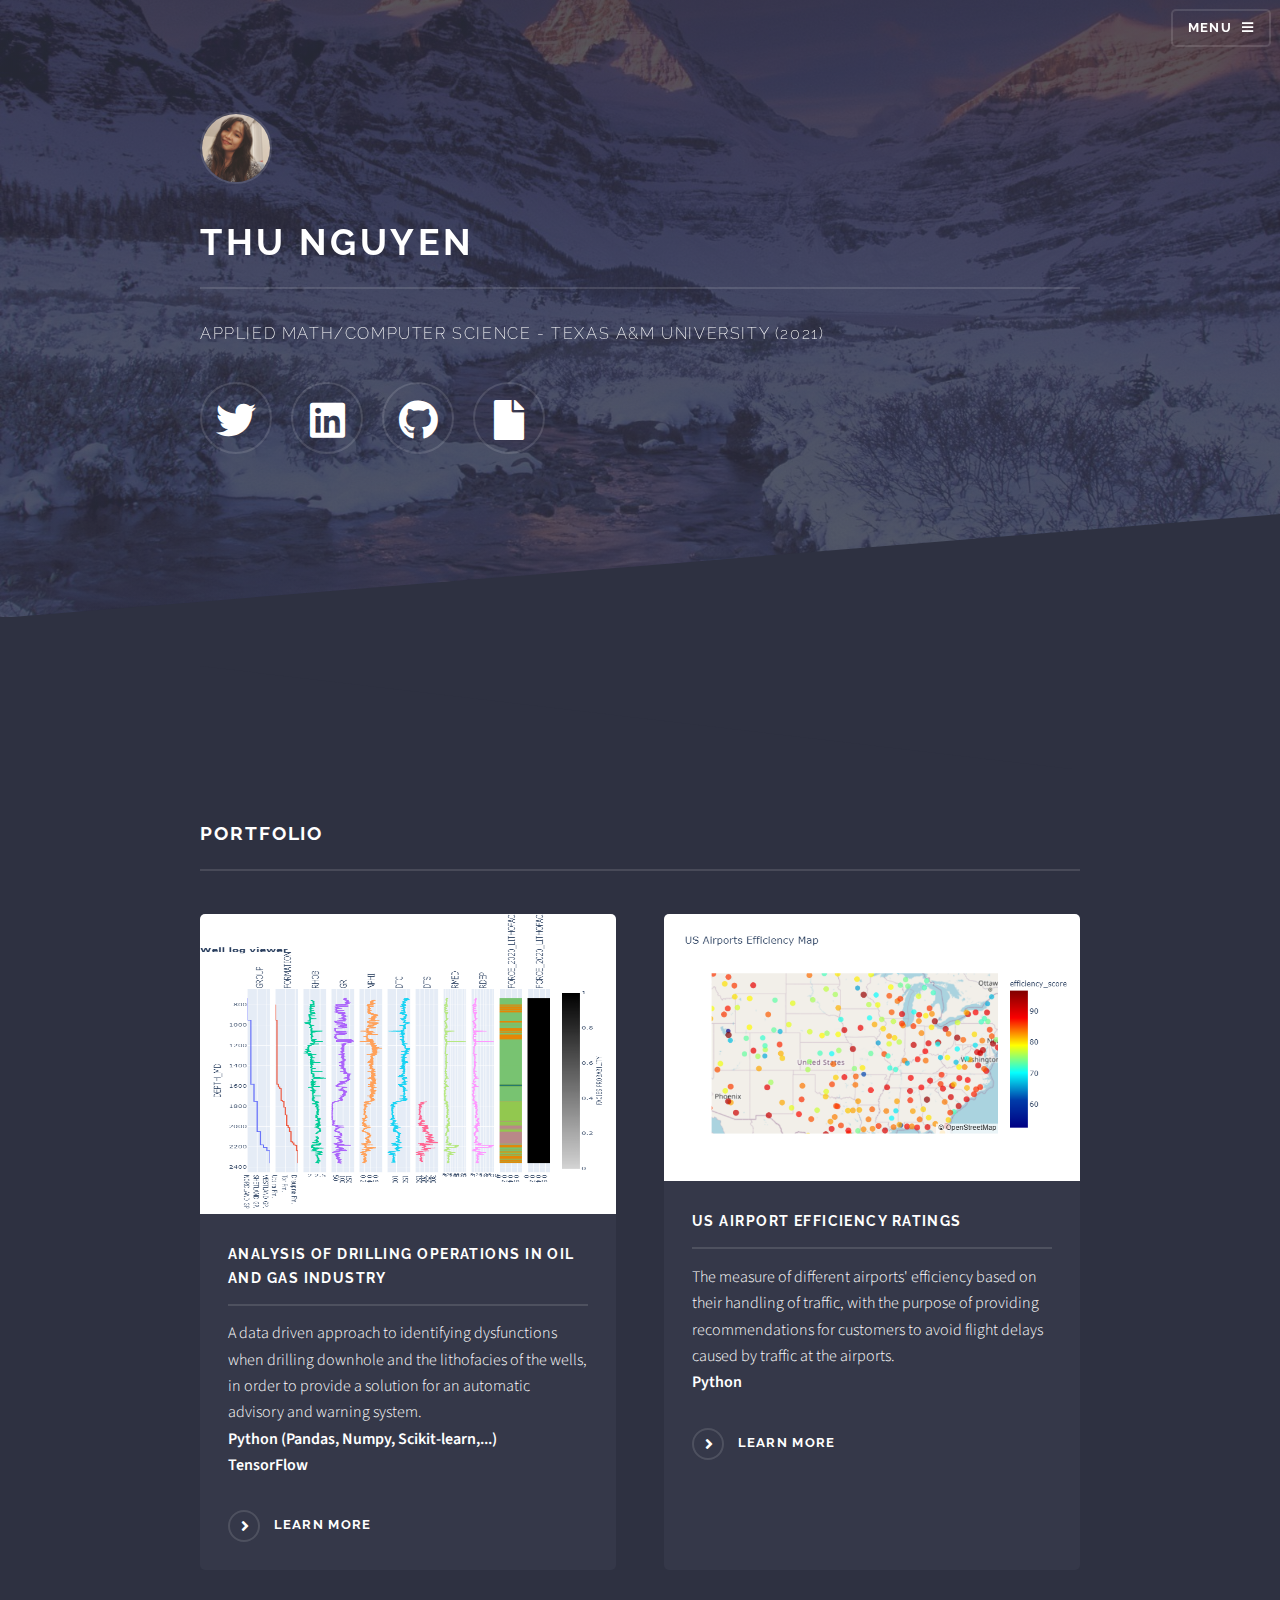
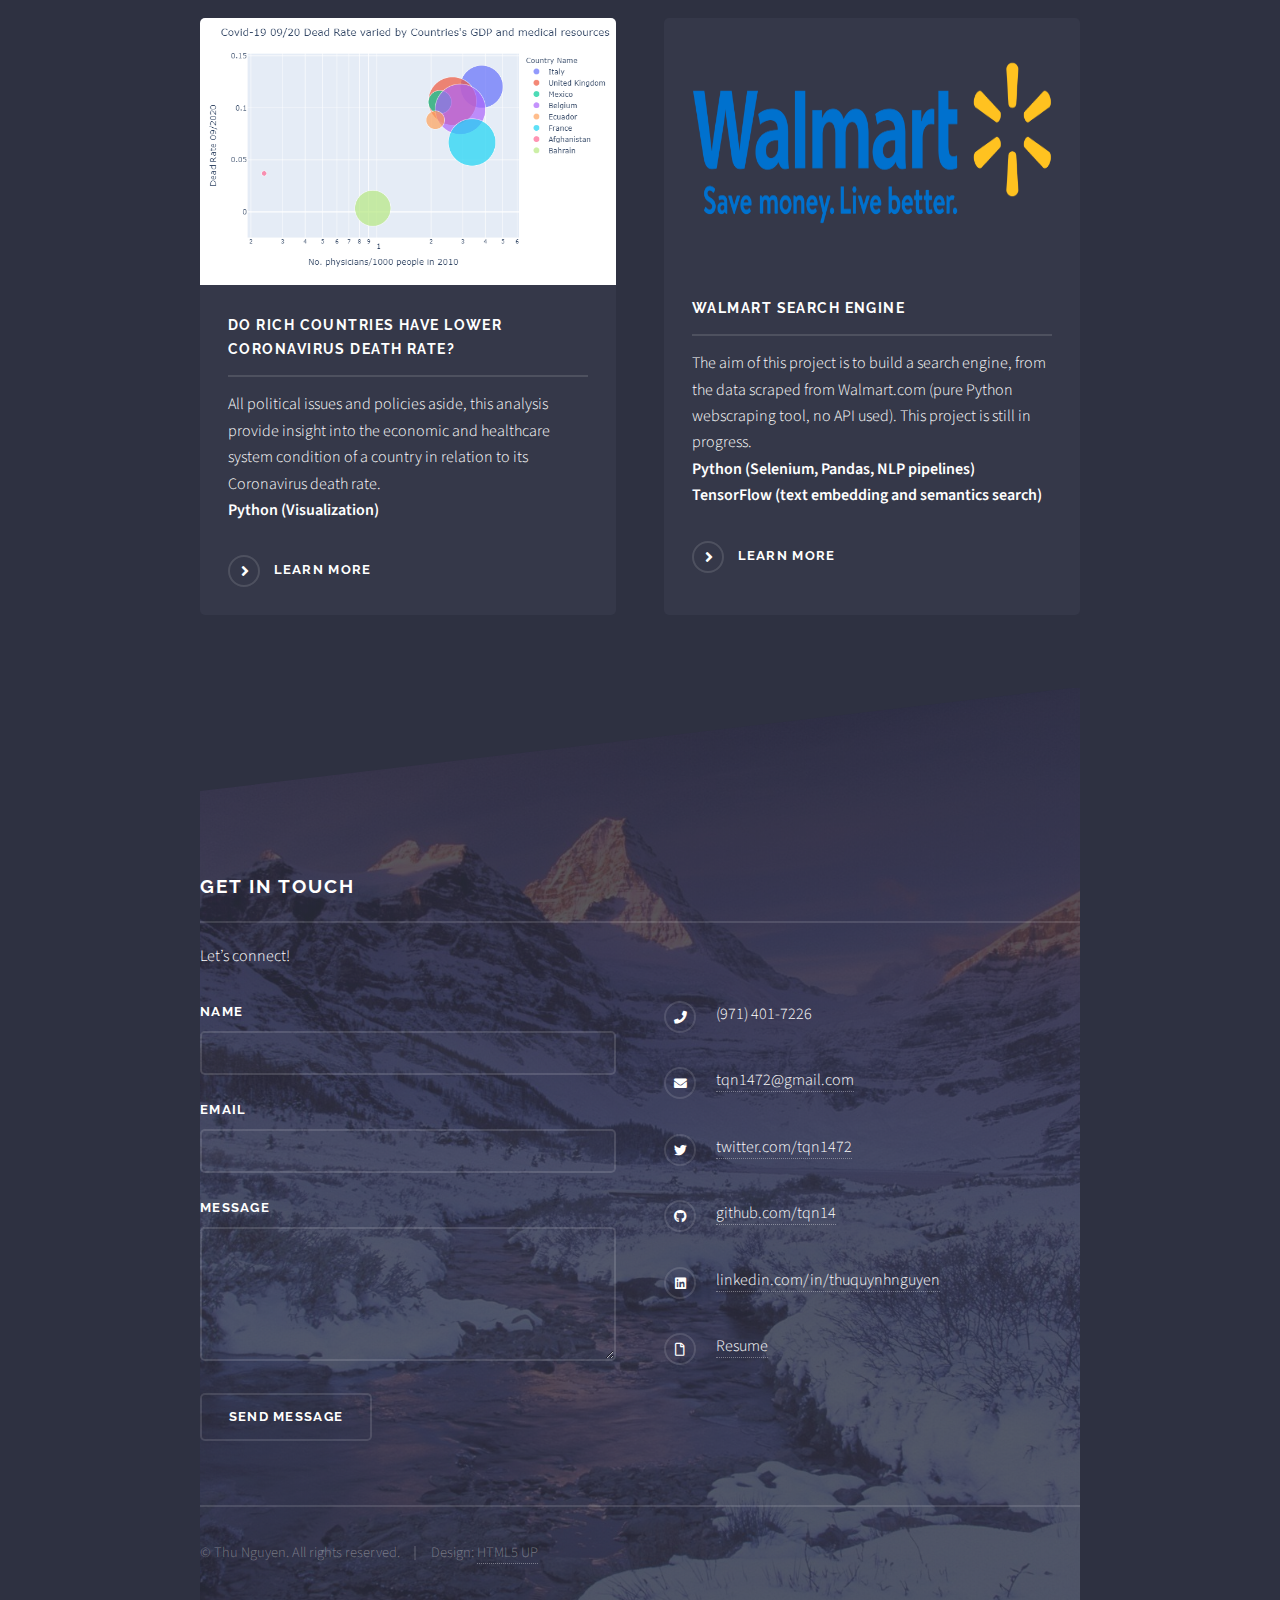
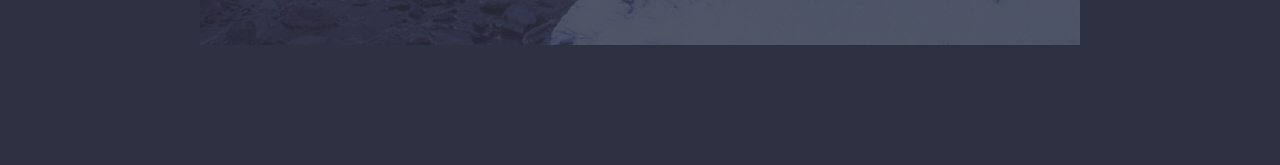
<file: index.html>
<!DOCTYPE HTML>
<!--
	Solid State by HTML5 UP
	html5up.net | @ajlkn
	Free for personal and commercial use under the CCA 3.0 license (html5up.net/license)
-->
<html>
	<head>
		<title>Thu website</title>
		<meta charset="utf-8" />
		<meta name="viewport" content="width=device-width, initial-scale=1, user-scalable=no" />
		<link rel="stylesheet" href="assets/css/main.css" />
		<noscript><link rel="stylesheet" href="assets/css/noscript.css" /></noscript>
	</head>
	<body class="is-preload">

		<!-- Page Wrapper -->
			<div id="page-wrapper">

				<!-- Header -->
					<header id="header" class="alt">
						<h1><a href="index.html">Thu Nguyen</a></h1>
						<nav>
							<a href="#menu">Menu</a>
						</nav>
					</header>

				<!-- Menu -->
				<script src="assets/js/navbar.js"></script>

				<!-- Banner -->
					<section id="banner">
						<div class="inner">
							<div class="logo">
								<img src="images/profile.jpg" alt = "profile picture" class="icon">
							
							</div>
							<h2>Thu Nguyen</h2>
							<p>Applied Math/Computer Science - Texas A&M University (2021) 
							<div class="logo">
								<ul class="icons">
								<li><a href="https://twitter.com/tqn1472" class="icon brands fa-twitter"><span class="label">Twitter</span></a></li>
								<li><a href="https://linkedin.com/in/thuquynhnguyen" class="icon brands fa-linkedin"><span class="label">LinkedIn</span></a></li>
								<li><a href="https://github.com/tqn14" class="icon brands fa-github"><span class="label">Github</span></a></li>
								<li><a href="resume.pdf" class="icon solid fa-file"><span class="label">Resume</span></a></li>
							</ul></div>
						</p>
						</div>
					</section>

				<!-- Wrapper -->
					<!-- <section id="wrapper"> -->

						<!-- One -->
							<!-- <section id="one" class="wrapper spotlight style1">
								<div class="inner">
									<a href="#" class="image"><img src="images/pic01.jpg" alt="" /></a>
									<div class="content">
										<h2 class="major">Magna arcu feugiat</h2>
										<p>Lorem ipsum dolor sit amet, etiam lorem adipiscing elit. Cras turpis ante, nullam sit amet turpis non, sollicitudin posuere urna. Mauris id tellus arcu. Nunc vehicula id nulla dignissim dapibus. Nullam ultrices, neque et faucibus viverra, ex nulla cursus.</p>
										<a href="#" class="special">Learn more</a>
									</div>
								</div>
							</section> -->

						<!-- Two -->
							<!-- <section id="two" class="wrapper alt spotlight style2">
								<div class="inner">
									<a href="#" class="image"><img src="images/pic02.jpg" alt="" /></a>
									<div class="content">
										<h2 class="major">Tempus adipiscing</h2>
										<p>Lorem ipsum dolor sit amet, etiam lorem adipiscing elit. Cras turpis ante, nullam sit amet turpis non, sollicitudin posuere urna. Mauris id tellus arcu. Nunc vehicula id nulla dignissim dapibus. Nullam ultrices, neque et faucibus viverra, ex nulla cursus.</p>
										<a href="#" class="special">Learn more</a>
									</div>
								</div>
							</section> -->

						<!-- Three -->
							<!-- <section id="three" class="wrapper spotlight style3">
								<div class="inner">
									<a href="#" class="image"><img src="images/pic03.jpg" alt="" /></a>
									<div class="content">
										<h2 class="major">Nullam dignissim</h2>
										<p>Lorem ipsum dolor sit amet, etiam lorem adipiscing elit. Cras turpis ante, nullam sit amet turpis non, sollicitudin posuere urna. Mauris id tellus arcu. Nunc vehicula id nulla dignissim dapibus. Nullam ultrices, neque et faucibus viverra, ex nulla cursus.</p>
										<a href="#" class="special">Learn more</a>
									</div>
								</div>
							</section> -->

						<!-- Four -->
						<div class="wrapper">
							<div class="inner">
								<section id="four" class="wrapper alt style1">
									<div class="inner">
										<h2 class="major">Portfolio</h2>
										<!-- <p>Cras mattis ante fermentum, malesuada neque vitae, eleifend erat. Phasellus non pulvinar erat. Fusce tincidunt, nisl eget mattis egestas, purus ipsum consequat orci, sit amet lobortis lorem lacus in tellus. Sed ac elementum arcu. Quisque placerat auctor laoreet.</p> -->
										<section class="features">
											<article>
												<a href="project1.html" class="image"><img src="images/newplot.png" alt="oil and gas illustration" style="width: 100%; height: 300px"></a>
												<h3 class="major">Analysis of drilling operations in Oil and Gas industry</h3>
												<p>A data driven approach to identifying dysfunctions when drilling downhole and the lithofacies of the wells,
													in order to provide a solution for an automatic advisory and warning system.<br>
													<strong>Python (Pandas, Numpy, Scikit-learn,...)<br> TensorFlow</strong>
												</p>
												<a href="project1.html" class="special">Learn more</a>
											</article>
											<article>
												<a href="project2.html" class="image"><img src="images/airportefficiency.png" alt="airport efficiency illustration" /></a>
												<h3 class="major"> US Airport Efficiency Ratings</h3>
												<p>The measure of different airports' efficiency based on their handling of traffic, 
													with the purpose of providing recommendations for customers to avoid flight delays 
													caused by traffic at the airports.  
													<br><strong>Python</strong>
												</p>
												<a href="project2.html" class="special">Learn more</a>
											</article>
											<article>
												<a href="project3.html" class="image"><img src="images/Covid19.png" alt="covid 19 project illustration" /></a>
												<h3 class="major">Do rich countries have lower Coronavirus death rate? </h3>
												<p>All political issues and policies aside, this analysis provide insight into the economic and healthcare system condition of 
													a country in relation to its Coronavirus death rate.
													<br><b>Python (Visualization)</b>
												</p>
												<a href="project3.html" class="special">Learn more</a>
											</article>
											<article>
												<a href="project4.html" class="image"><img src="images/walmart.png" alt="walmart webscraping illustration" style="width: 100%; height: 250px"></a>
												<h3 class="major">Walmart Search Engine </h3>
												<p> The aim of this project is to build a search engine, from the 
													data scraped from Walmart.com (pure Python webscraping tool, no API used). 
													This project is still in progress.
													<br><b> Python (Selenium, Pandas, NLP pipelines)<br>TensorFlow (text embedding and semantics search)</b>
												</p>
												<a href="project4.html" class="special">Learn more</a>
											</article>
										</section>
										<!-- <ul class="actions">
											<li><a href="#" class="button">Browse All</a></li>
										</ul> -->
									</div>
								</section>
	
						</section>
				<!-- Footer -->
				<script src="assets/js/footer.js"></script>
			</div>

		<!-- Scripts -->
			<script src="assets/js/jquery.min.js"></script>
			<script src="assets/js/jquery.scrollex.min.js"></script>
			<script src="assets/js/browser.min.js"></script>
			<script src="assets/js/breakpoints.min.js"></script>
			<script src="assets/js/util.js"></script>
			<script src="assets/js/main.js"></script>

	</body>
</html>
</file>
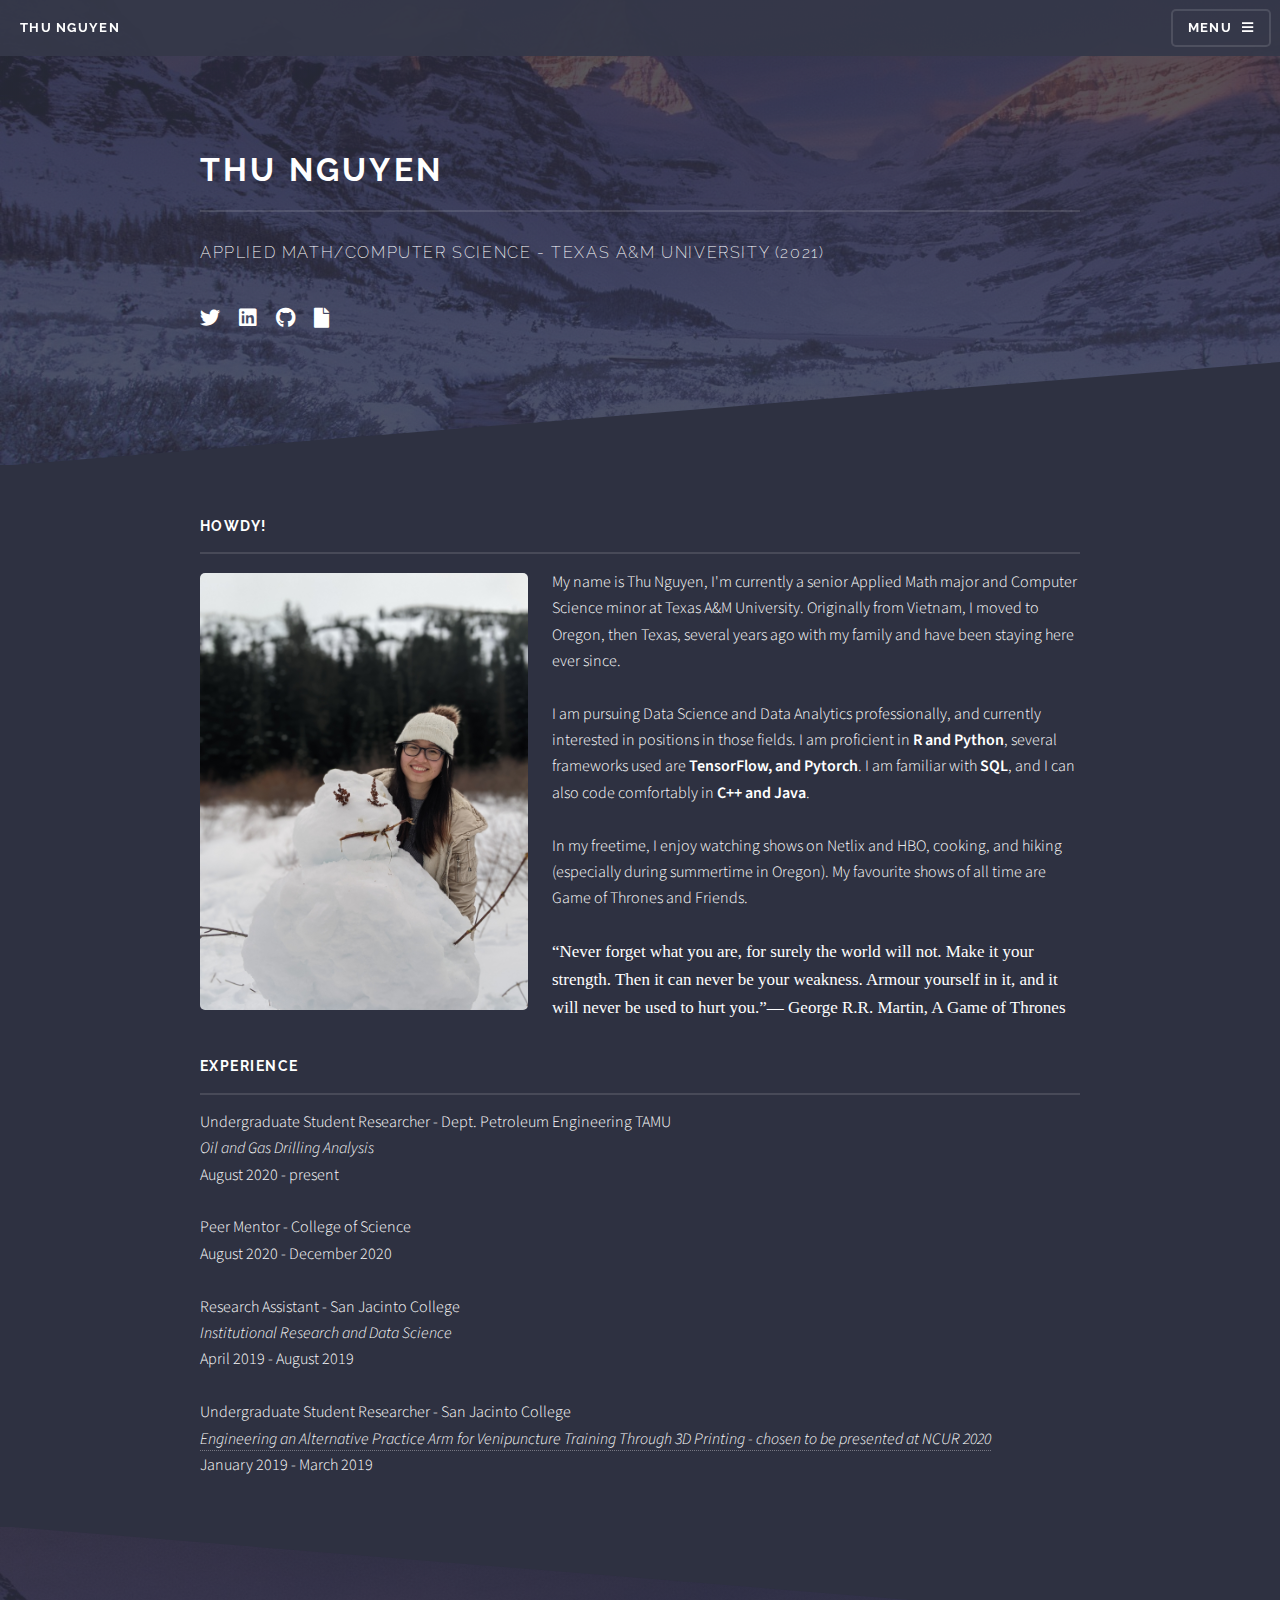
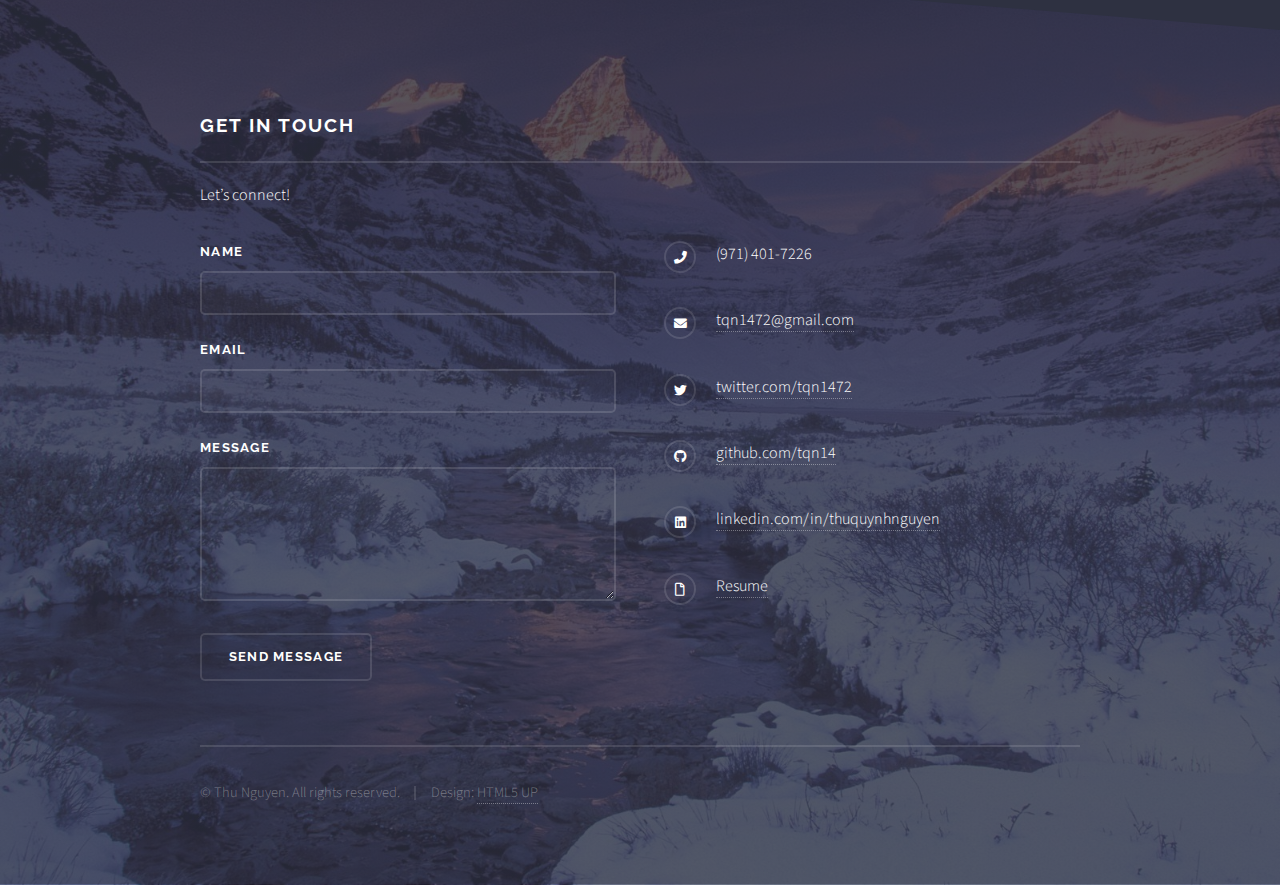
<file: about.html>
<!DOCTYPE HTML>
<!--
	Solid State by HTML5 UP
	html5up.net | @ajlkn
	Free for personal and commercial use under the CCA 3.0 license (html5up.net/license)
-->
<html>
	<head>
		<title>About</title>
		<meta charset="utf-8" />
		<meta name="viewport" content="width=device-width, initial-scale=1, user-scalable=no" />
		<link rel="stylesheet" href="assets/css/main.css" />
		<noscript><link rel="stylesheet" href="assets/css/noscript.css" /></noscript>
	</head>
	<body class="is-preload">

		<!-- Page Wrapper -->
			<div id="page-wrapper">

				<!-- Header -->
					<header id="header">
						<h1><a href="index.html">Thu Nguyen</a></h1>
						<nav>
							<a href="#menu">Menu</a>
						</nav>
					</header>

				<!-- Menu -->
				<script src="assets/js/navbar.js"></script> 

				<!-- Wrapper -->
					<section id="wrapper">
						<header>
							<div class="inner">
								<h2>Thu Nguyen</h2>
								<p>Applied Math/Computer Science - Texas A&M University (2021) </p>
								<ul class="icons">
									<li><a href="https://twitter.com/tqn1472" class="icon brands fa-twitter"><span class="label">Twitter</span></a></li>
									<li><a href="https://linkedin.com/in/thuquynhnguyen" class="icon brands fa-linkedin"><span class="label">LinkedIn</span></a></li>
									<li><a href="https://github.com/tqn14" class="icon brands fa-github"><span class="label">Github</span></a></li>
									<li><a href="resume.pdf" class="icon solid fa-file"><span class="label">Resume</span></a></li>
								</ul>
								
							</div>
						</header>

						<!-- Content -->
							<div class="wrapper">
								<div class="inner">

									<h3 class="major">Howdy! </h3>
	
									<p><span class="image left"><img src="images/aboutme.jpg" alt="me in Oregon" /></span>
									My name is Thu Nguyen, I'm currently a senior Applied Math major and Computer Science minor at Texas A&M University. 
									  Originally from Vietnam, I moved to Oregon, then Texas, several years ago with my family and have been staying here ever since. 
									  <br><br>
										I am pursuing Data Science and Data Analytics professionally, and currently interested in positions in those fields.
										I am proficient in <b>R and Python</b>, several frameworks used are <b>TensorFlow, and Pytorch</b>. I am familiar with <b>SQL</b>, and
										I can also code comfortably in <b>C++ and Java</b>. <br><br>
										In my freetime, I enjoy watching shows on Netlix and HBO, cooking, and hiking (especially during summertime in Oregon). 
										My favourite shows of all time are Game of Thrones and Friends.<br><br>
										<span style="font-family: 'Merriweather', 'Georgia', serif; font-size: 17px; ">“Never forget what you are, for surely the world will not. Make it your strength. 
										Then it can never be your weakness. Armour yourself in it, and it will never be used to hurt you.”― George R.R. Martin, A Game of Thrones
										</span>
									</p>
								

									<h3 class="major">Experience</h3>
									<p>Undergraduate Student Researcher - Dept. Petroleum Engineering TAMU<br>
										<em>Oil and Gas Drilling Analysis</em>
										<br> August 2020 - present
										<br><br> 
										Peer Mentor - College of Science 
										<br> August 2020 - December 2020
										<br><br> Research Assistant - San Jacinto College 
										<br><em>Institutional Research and Data Science</em>
										<br> April 2019 - August 2019
										<br><br> Undergraduate Student Researcher - San Jacinto College 
										<br><em><a href ="https://apps.cur.org/ncur2020/search/Display_NCUR.aspx?id=118234">Engineering an Alternative Practice Arm for Venipuncture Training Through 3D Printing
											- chosen to be presented at NCUR 2020</a>
										</em> 
										<br> January 2019 - March 2019 
									</p>

									<!-- <section class="features">
										<article>
											<a href="#" class="image"><img src="images/pic04.jpg" alt="" /></a>
											<h3 class="major">Sed feugiat lorem</h3>
											<p>Lorem ipsum dolor sit amet, consectetur adipiscing vehicula id nulla dignissim dapibus ultrices.</p>
											<a href="#" class="special">Learn more</a>
										</article>
										<article>
											<a href="#" class="image"><img src="images/pic05.jpg" alt="" /></a>
											<h3 class="major">Nisl placerat</h3>
											<p>Lorem ipsum dolor sit amet, consectetur adipiscing vehicula id nulla dignissim dapibus ultrices.</p>
											<a href="#" class="special">Learn more</a>
										</article>
									</section>

								</div>
							</div> -->

					</section>

				<!-- Footer -->
				<script src="assets/js/footer.js"></script>

			</div>

		<!-- Scripts -->
			<script src="assets/js/jquery.min.js"></script>
			<script src="assets/js/jquery.scrollex.min.js"></script>
			<script src="assets/js/browser.min.js"></script>
			<script src="assets/js/breakpoints.min.js"></script>
			<script src="assets/js/util.js"></script>
			<script src="assets/js/main.js"></script>

	</body>
</html>
</file>
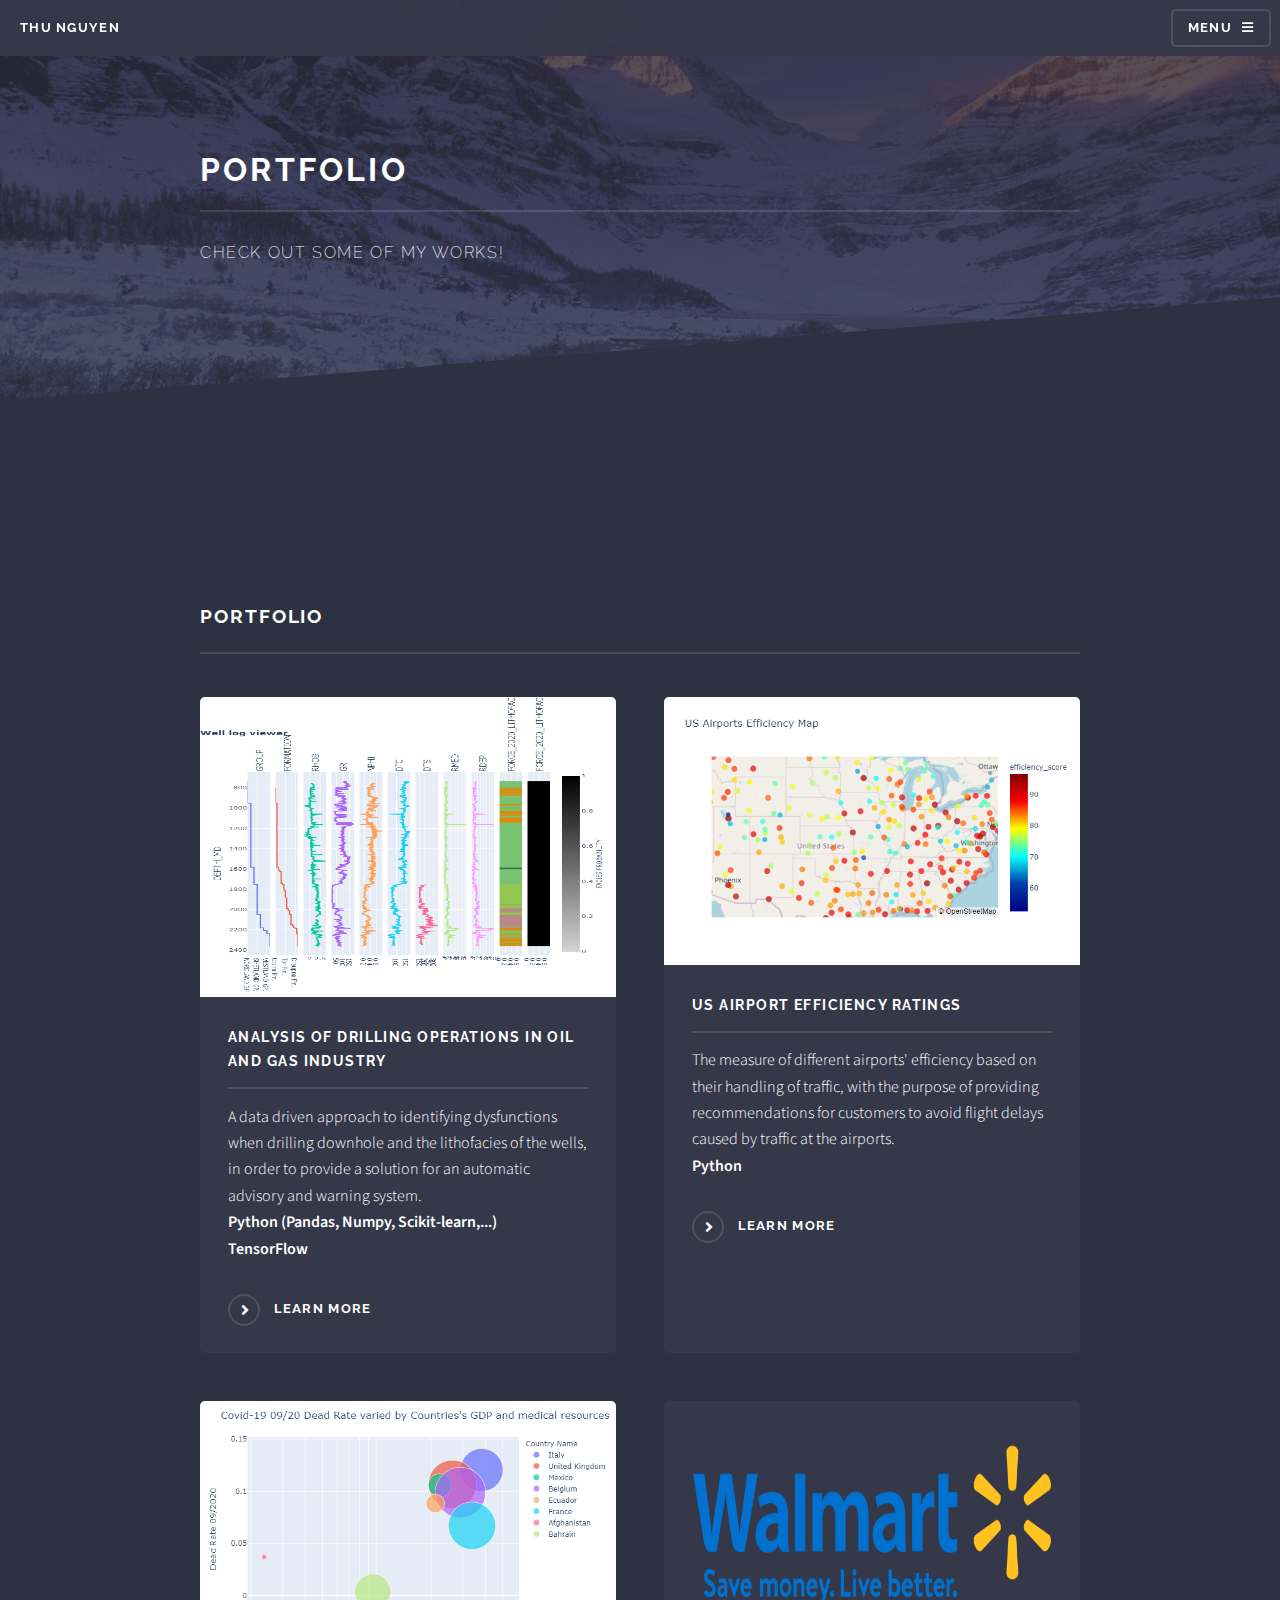
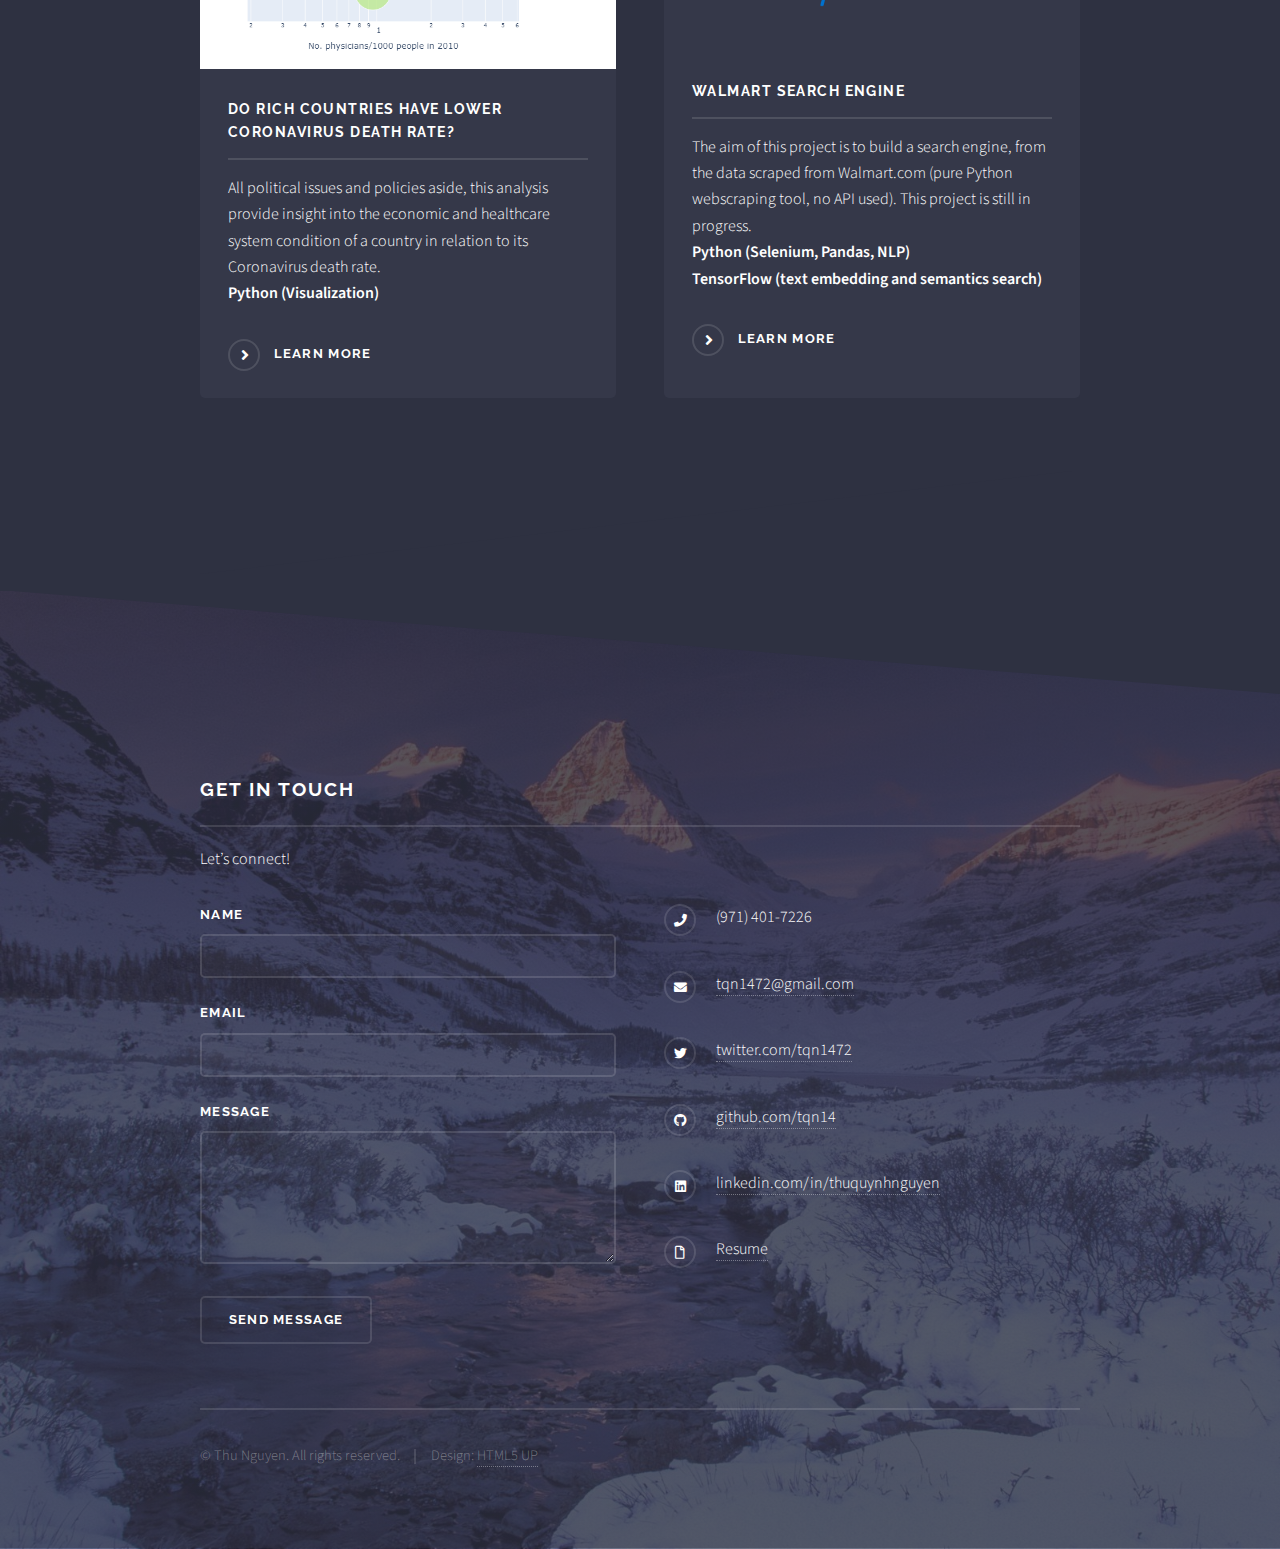
<file: elements.html>
<!DOCTYPE HTML>
<!--
	Solid State by HTML5 UP
	html5up.net | @ajlkn
	Free for personal and commercial use under the CCA 3.0 license (html5up.net/license)
-->
<html>
	<head>
		<title>Portfolio</title>
		<meta charset="utf-8" />
		<meta name="viewport" content="width=device-width, initial-scale=1, user-scalable=no" />
		<link rel="stylesheet" href="assets/css/main.css" />
		<noscript><link rel="stylesheet" href="assets/css/noscript.css" /></noscript>
	</head>
	<body class="is-preload">

		<!-- Page Wrapper -->
			<div id="page-wrapper">

				<!-- Header -->
				<header id="header">
					<h1><a href="index.html">Thu Nguyen</a></h1>
					<nav>
						<a href="#menu">Menu</a>
					</nav>
				</header>

				<!-- Menu -->
				<script src="assets/js/navbar.js"></script> 

				<!-- Wrapper -->
					<section id="wrapper">
						<header>
							<div class="inner">
								<h2>Portfolio</h2>
								<p>Check out some of my works! </p>
							</div>
						</header>

						<!-- Content -->
							<div class="wrapper">
								<div class="inner">
									<section id="four" class="wrapper alt style1">
										<div class="inner">
											<h2 class="major">Portfolio</h2>
											<!-- <p>Cras mattis ante fermentum, malesuada neque vitae, eleifend erat. Phasellus non pulvinar erat. Fusce tincidunt, nisl eget mattis egestas, purus ipsum consequat orci, sit amet lobortis lorem lacus in tellus. Sed ac elementum arcu. Quisque placerat auctor laoreet.</p> -->
											<section class="features">
												<article>
													<a href="project1.html" class="image"><img src="images/newplot.png" alt="oil and gas illustration" style="width: 100%; height: 300px"></a>
													<h3 class="major">Analysis of drilling operations in Oil and Gas industry</h3>
													<p>A data driven approach to identifying dysfunctions when drilling downhole and the lithofacies of the wells,
														in order to provide a solution for an automatic advisory and warning system.<br>
														<strong>Python (Pandas, Numpy, Scikit-learn,...)<br> TensorFlow</strong>
													</p>
													<a href="project1.html" class="special">Learn more</a>
												</article>
												<article>
													<a href="project2.html" class="image"><img src="images/airportefficiency.png" alt="airport efficiency illustration" /></a>
													<h3 class="major"> US Airport Efficiency Ratings</h3>
													<p>The measure of different airports' efficiency based on their handling of traffic, 
														with the purpose of providing recommendations for customers to avoid flight delays 
														caused by traffic at the airports.  
														<br><strong>Python</strong>
													</p>
													<a href="project2.html" class="special">Learn more</a>
												</article>
												<article>
													<a href="project3.html" class="image"><img src="images/Covid19.png" alt="covid 19 project illustration" /></a>
													<h3 class="major">Do rich countries have lower Coronavirus death rate? </h3>
													<p>All political issues and policies aside, this analysis provide insight into the economic and healthcare system condition of 
														a country in relation to its Coronavirus death rate.
														<br><b>Python (Visualization)</b>
													</p>
													<a href="project3.html" class="special">Learn more</a>
												</article>
												<article>
													<a href="project4.html" class="image"><img src="images/walmart.png" alt="walmart webscraping illustration" style="width: 100%; height: 250px"></a>
													<h3 class="major">Walmart Search Engine </h3>
													<p> The aim of this project is to build a search engine, from the 
														data scraped from Walmart.com (pure Python webscraping tool, no API used). 
														This project is still in progress.
														<br><b> Python (Selenium, Pandas, NLP)<br>TensorFlow (text embedding and semantics search)</b>
													</p>
													<a href="project4.html" class="special">Learn more</a>
												</article>
											</section>
											<!-- <ul class="actions">
												<li><a href="#" class="button">Browse All</a></li>
											</ul> -->
										</div>
									</section>
		
							</section>
									
					
				

				<!-- Footer -->
					<script src="assets/js/footer.js"></script>

			</div>

		<!-- Scripts -->
			<script src="assets/js/jquery.min.js"></script>
			<script src="assets/js/jquery.scrollex.min.js"></script>
			<script src="assets/js/browser.min.js"></script>
			<script src="assets/js/breakpoints.min.js"></script>
			<script src="assets/js/util.js"></script>
			<script src="assets/js/main.js"></script>

	</body>
</html>
</file>
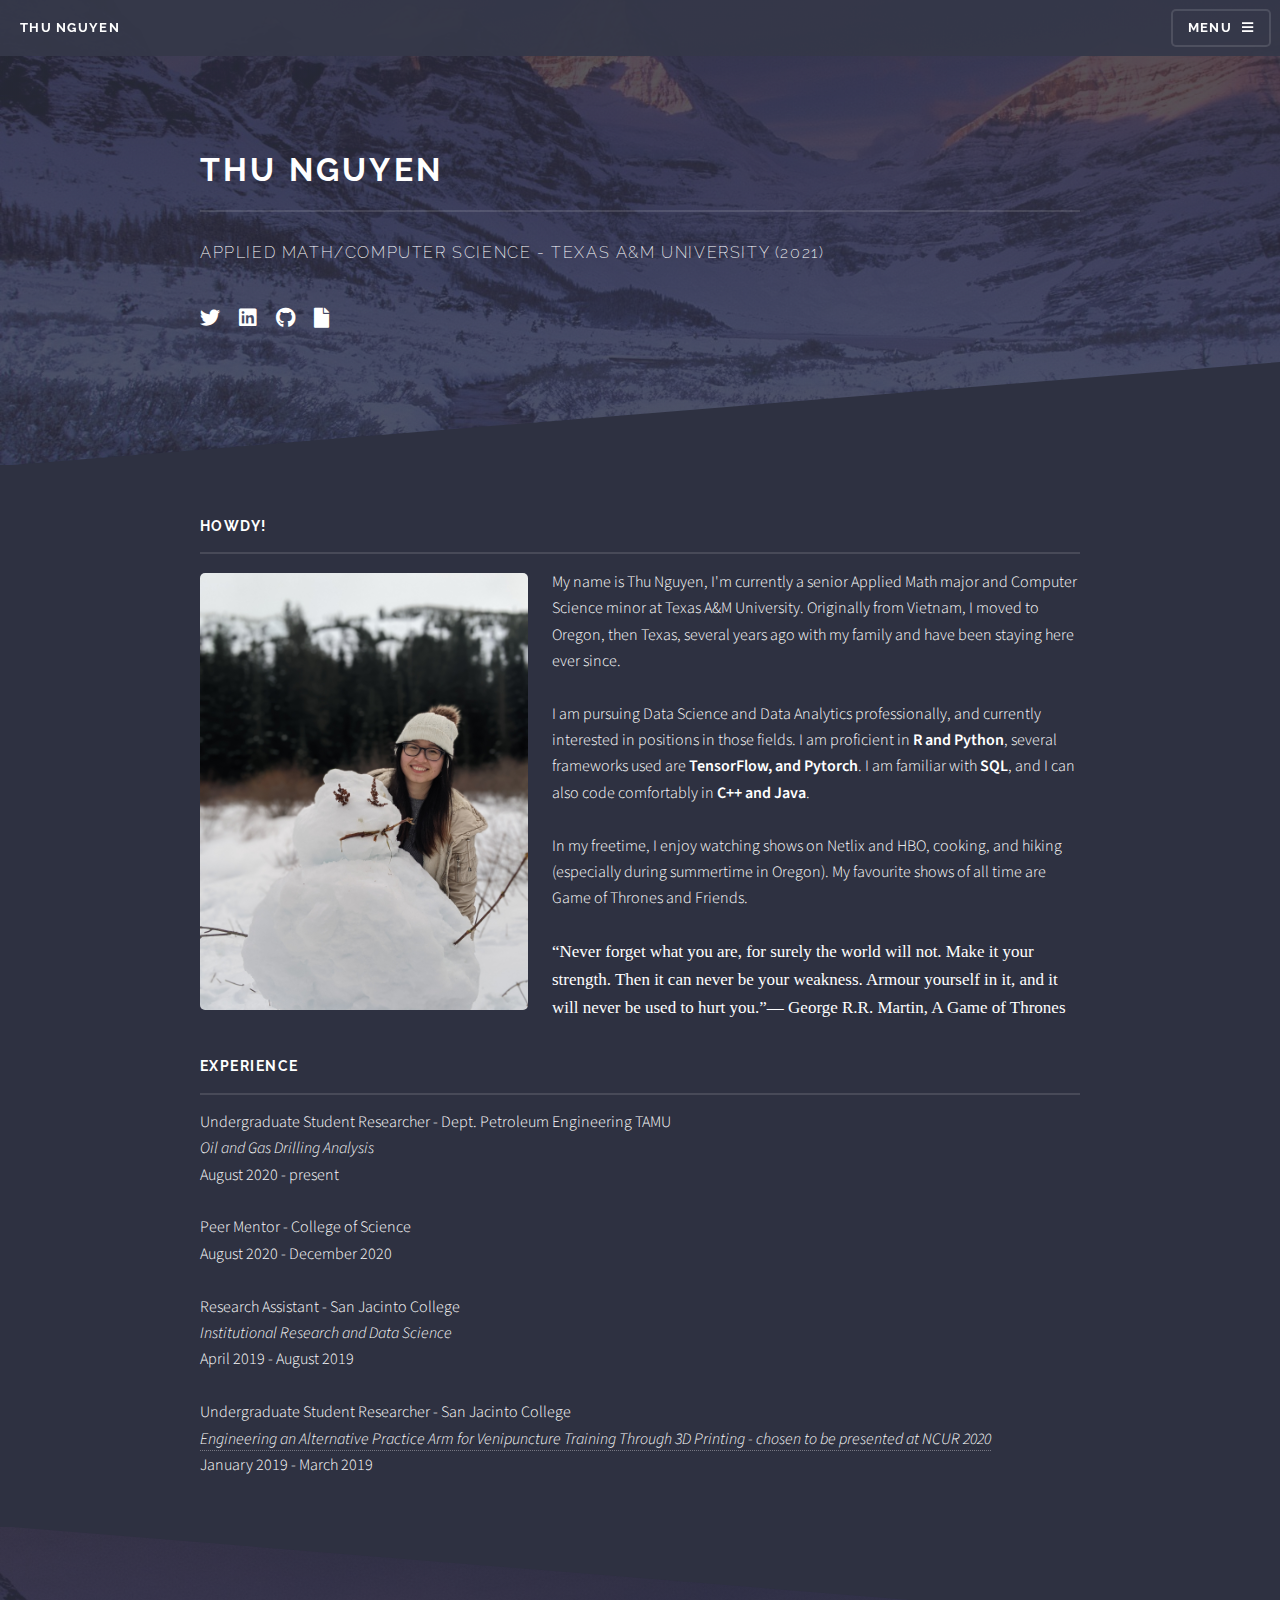
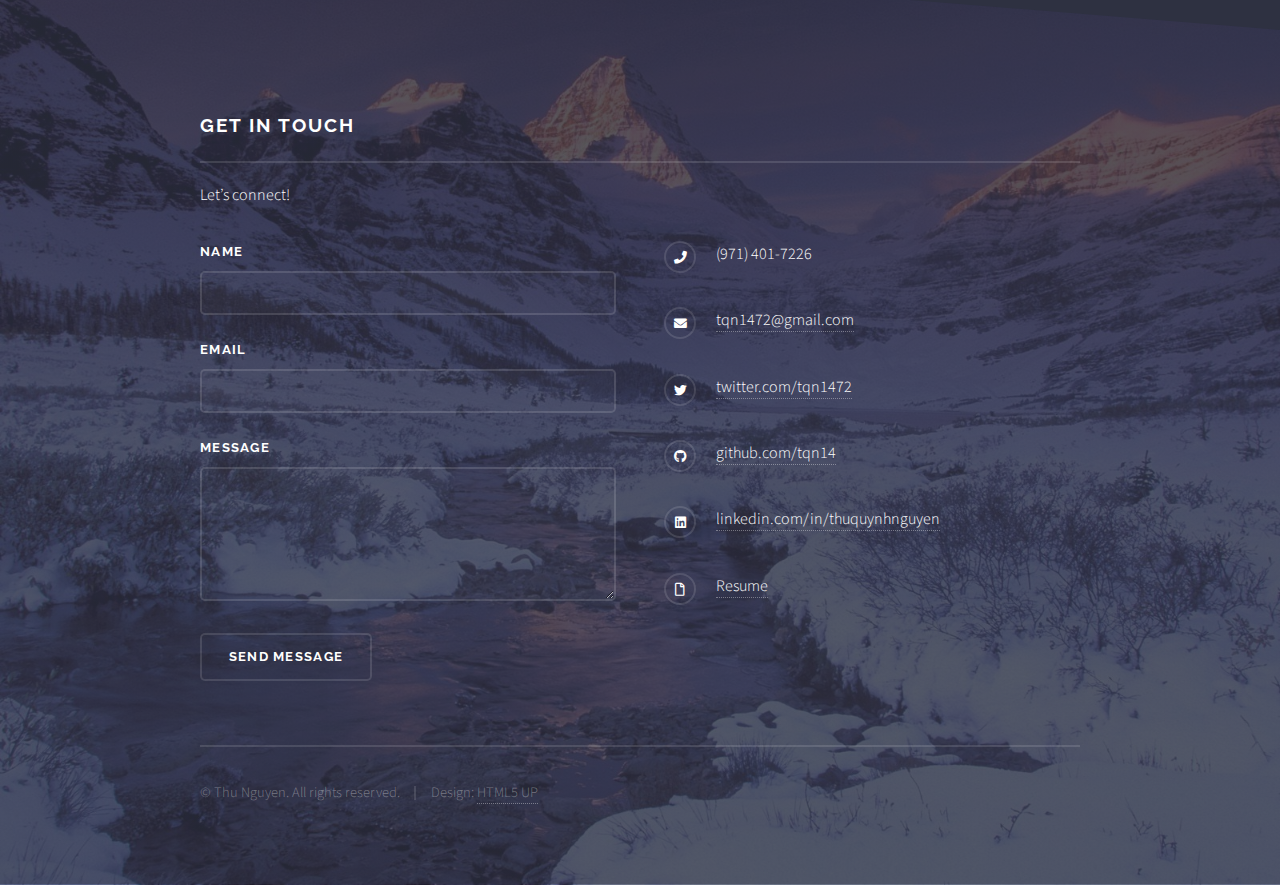
<file: generic.html>
<!DOCTYPE HTML>
<!--
	Solid State by HTML5 UP
	html5up.net | @ajlkn
	Free for personal and commercial use under the CCA 3.0 license (html5up.net/license)
-->
<html>
	<head>
		<title>About</title>
		<meta charset="utf-8" />
		<meta name="viewport" content="width=device-width, initial-scale=1, user-scalable=no" />
		<link rel="stylesheet" href="assets/css/main.css" />
		<noscript><link rel="stylesheet" href="assets/css/noscript.css" /></noscript>
	</head>
	<body class="is-preload">

		<!-- Page Wrapper -->
			<div id="page-wrapper">

				<!-- Header -->
					<header id="header">
						<h1><a href="index.html">Thu Nguyen</a></h1>
						<nav>
							<a href="#menu">Menu</a>
						</nav>
					</header>

				<!-- Menu -->
				<script src="assets/js/navbar.js"></script> 

				<!-- Wrapper -->
					<section id="wrapper">
						<header>
							<div class="inner">
								<h2>Thu Nguyen</h2>
								<p>Applied Math/Computer Science - Texas A&M University (2021) </p>
								<ul class="icons">
									<li><a href="https://twitter.com/tqn1472" class="icon brands fa-twitter"><span class="label">Twitter</span></a></li>
									<li><a href="https://linkedin.com/in/thuquynhnguyen" class="icon brands fa-linkedin"><span class="label">LinkedIn</span></a></li>
									<li><a href="https://github.com/tqn14" class="icon brands fa-github"><span class="label">Github</span></a></li>
									<li><a href="ThuNguyen (4).pdf" class="icon solid fa-file"><span class="label">Resume</span></a></li>
								</ul>
								
							</div>
						</header>

						<!-- Content -->
							<div class="wrapper">
								<div class="inner">

									<h3 class="major">Howdy! </h3>
	
									<p><span class="image left"><img src="images/aboutme.jpg" alt="me in Oregon" /></span>
									My name is Thu Nguyen, I'm currently a senior Applied Math major and Computer Science minor at Texas A&M University. 
									  Originally from Vietnam, I moved to Oregon, then Texas, several years ago with my family and have been staying here ever since. 
									  <br><br>
										I am pursuing Data Science and Data Analytics professionally, and currently interested in positions in those fields.
										I am proficient in <b>R and Python</b>, several frameworks used are <b>TensorFlow, and Pytorch</b>. I am familiar with <b>SQL</b>, and
										I can also code comfortably in <b>C++ and Java</b>. <br><br>
										In my freetime, I enjoy watching shows on Netlix and HBO, cooking, and hiking (especially during summertime in Oregon). 
										My favourite shows of all time are Game of Thrones and Friends.<br><br>
										<span style="font-family: 'Merriweather', 'Georgia', serif; font-size: 17px; ">“Never forget what you are, for surely the world will not. Make it your strength. 
										Then it can never be your weakness. Armour yourself in it, and it will never be used to hurt you.”― George R.R. Martin, A Game of Thrones
										</span>
									</p>
								

									<h3 class="major">Experience</h3>
									<p>Undergraduate Student Researcher - Dept. Petroleum Engineering TAMU<br>
										<em>Oil and Gas Drilling Analysis</em>
										<br> August 2020 - present
										<br><br> 
										Peer Mentor - College of Science 
										<br> August 2020 - December 2020
										<br><br> Research Assistant - San Jacinto College 
										<br><em>Institutional Research and Data Science</em>
										<br> April 2019 - August 2019
										<br><br> Undergraduate Student Researcher - San Jacinto College 
										<br><em><a href ="https://apps.cur.org/ncur2020/search/Display_NCUR.aspx?id=118234">Engineering an Alternative Practice Arm for Venipuncture Training Through 3D Printing
											- chosen to be presented at NCUR 2020</a>
										</em> 
										<br> January 2019 - March 2019 
									</p>

									<!-- <section class="features">
										<article>
											<a href="#" class="image"><img src="images/pic04.jpg" alt="" /></a>
											<h3 class="major">Sed feugiat lorem</h3>
											<p>Lorem ipsum dolor sit amet, consectetur adipiscing vehicula id nulla dignissim dapibus ultrices.</p>
											<a href="#" class="special">Learn more</a>
										</article>
										<article>
											<a href="#" class="image"><img src="images/pic05.jpg" alt="" /></a>
											<h3 class="major">Nisl placerat</h3>
											<p>Lorem ipsum dolor sit amet, consectetur adipiscing vehicula id nulla dignissim dapibus ultrices.</p>
											<a href="#" class="special">Learn more</a>
										</article>
									</section>

								</div>
							</div> -->

					</section>

				<!-- Footer -->
				<script src="assets/js/footer.js"></script>

			</div>

		<!-- Scripts -->
			<script src="assets/js/jquery.min.js"></script>
			<script src="assets/js/jquery.scrollex.min.js"></script>
			<script src="assets/js/browser.min.js"></script>
			<script src="assets/js/breakpoints.min.js"></script>
			<script src="assets/js/util.js"></script>
			<script src="assets/js/main.js"></script>

	</body>
</html>
</file>
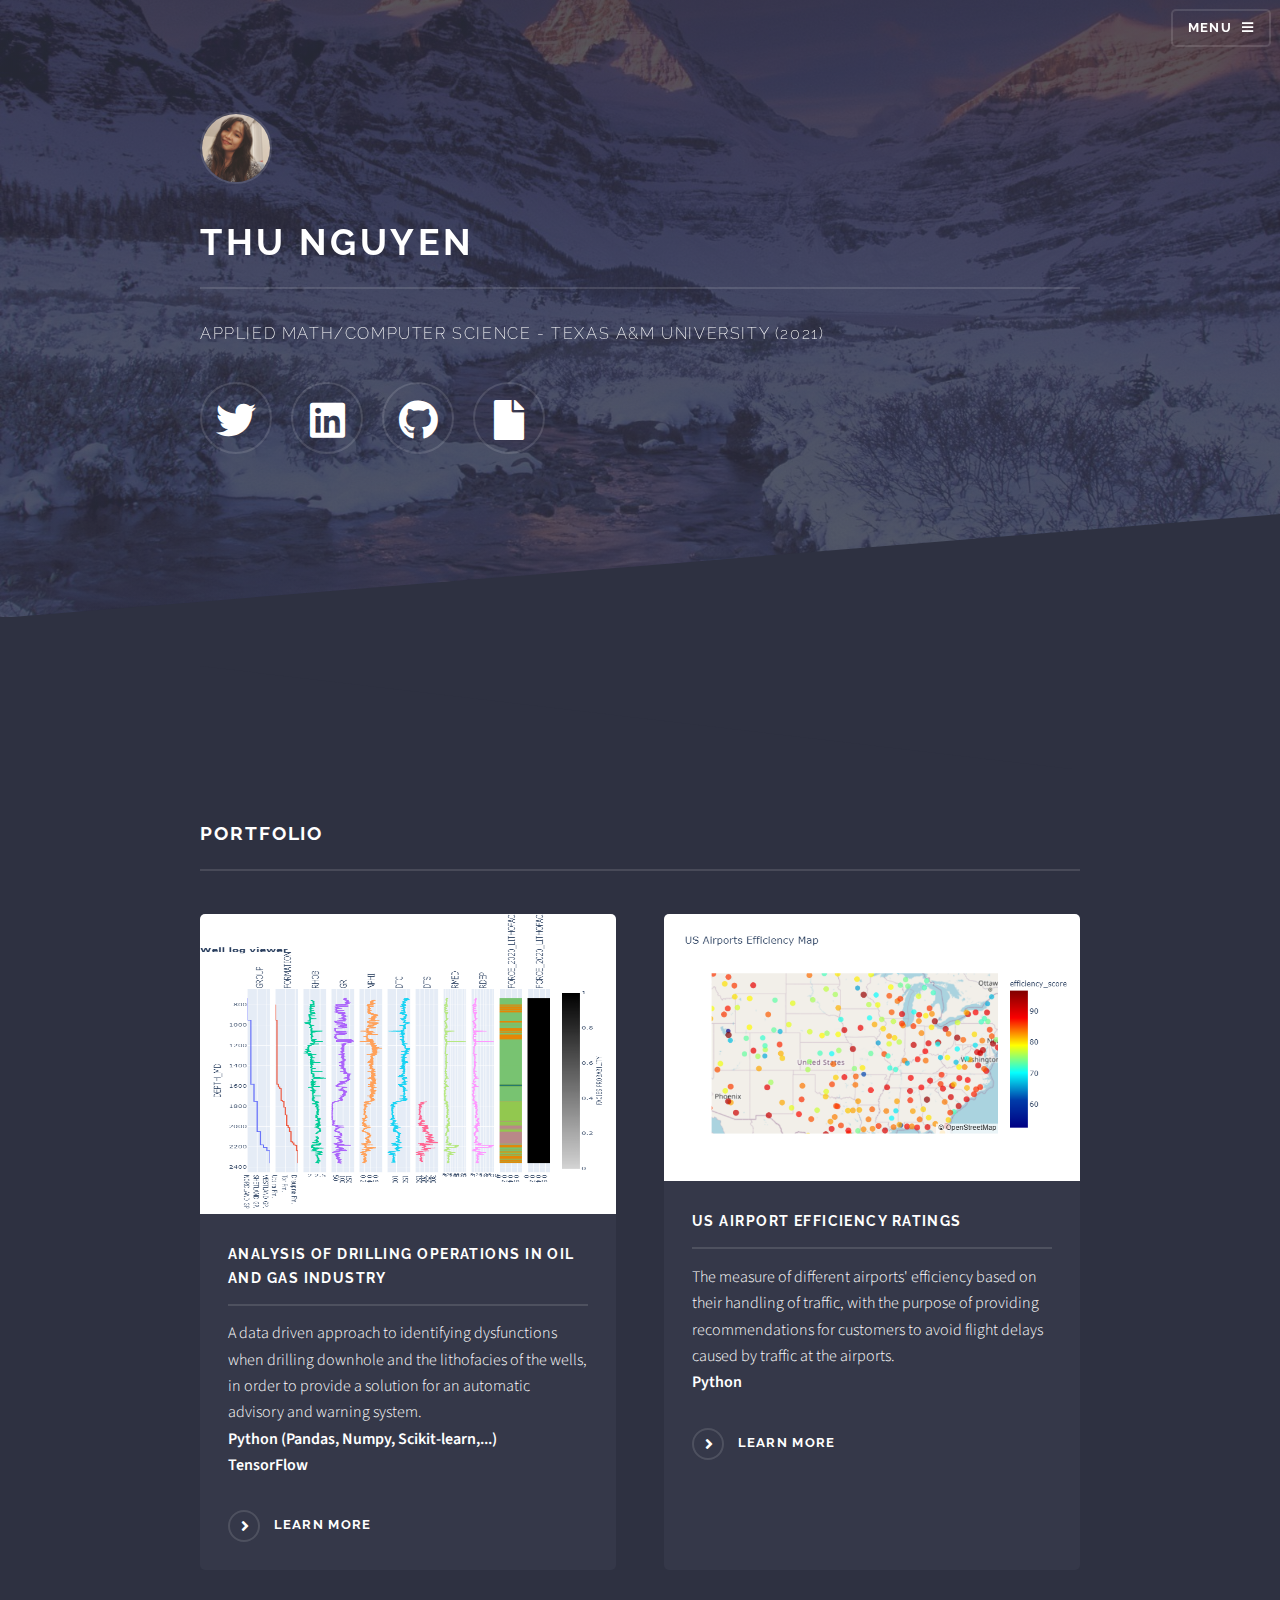
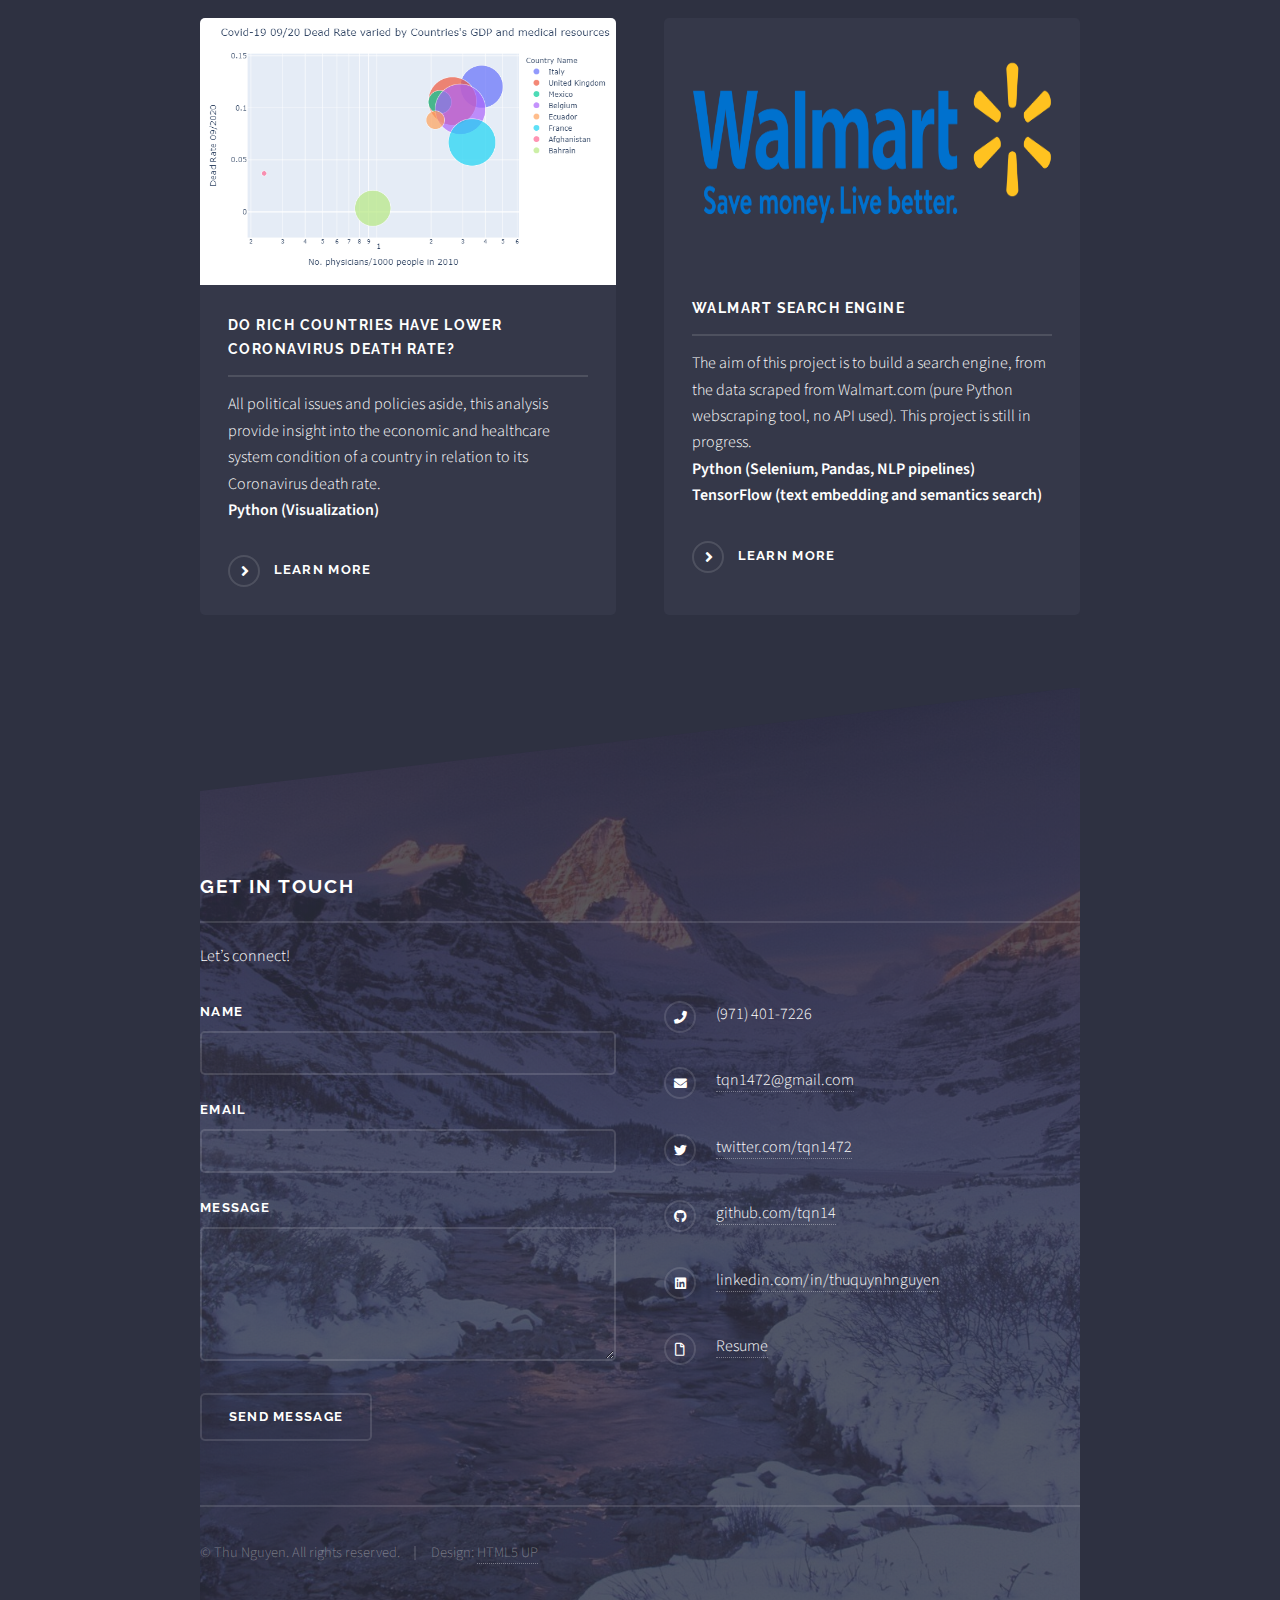
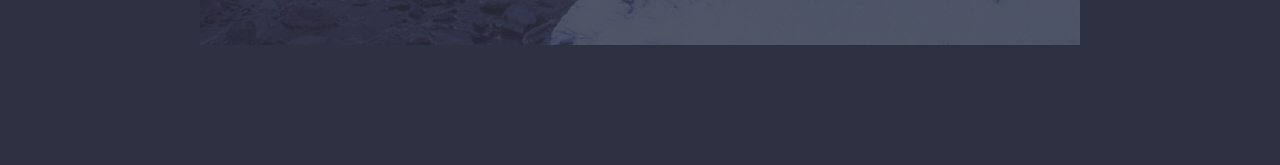
<file: home.html>
<!DOCTYPE HTML>
<!--
	Solid State by HTML5 UP
	html5up.net | @ajlkn
	Free for personal and commercial use under the CCA 3.0 license (html5up.net/license)
-->
<html>
	<head>
		<title>Thu website</title>
		<meta charset="utf-8" />
		<meta name="viewport" content="width=device-width, initial-scale=1, user-scalable=no" />
		<link rel="stylesheet" href="assets/css/main.css" />
		<noscript><link rel="stylesheet" href="assets/css/noscript.css" /></noscript>
	</head>
	<body class="is-preload">

		<!-- Page Wrapper -->
			<div id="page-wrapper">

				<!-- Header -->
					<header id="header" class="alt">
						<h1><a href="home.html">Thu Nguyen</a></h1>
						<nav>
							<a href="#menu">Menu</a>
						</nav>
					</header>

				<!-- Menu -->
				<script src="assets/js/navbar.js"></script>

				<!-- Banner -->
					<section id="banner">
						<div class="inner">
							<div class="logo">
								<img src="images/profile.jpg" alt = "profile picture" class="icon">
							
							</div>
							<h2>Thu Nguyen</h2>
							<p>Applied Math/Computer Science - Texas A&M University (2021) 
							<div class="logo">
								<ul class="icons">
								<li><a href="https://twitter.com/tqn1472" class="icon brands fa-twitter"><span class="label">Twitter</span></a></li>
								<li><a href="https://linkedin.com/in/thuquynhnguyen" class="icon brands fa-linkedin"><span class="label">LinkedIn</span></a></li>
								<li><a href="https://github.com/tqn14" class="icon brands fa-github"><span class="label">Github</span></a></li>
								<li><a href="ThuNguyen (4).pdf" class="icon solid fa-file"><span class="label">Resume</span></a></li>
							</ul></div>
						</p>
						</div>
					</section>

				<!-- Wrapper -->
					<!-- <section id="wrapper"> -->

						<!-- One -->
							<!-- <section id="one" class="wrapper spotlight style1">
								<div class="inner">
									<a href="#" class="image"><img src="images/pic01.jpg" alt="" /></a>
									<div class="content">
										<h2 class="major">Magna arcu feugiat</h2>
										<p>Lorem ipsum dolor sit amet, etiam lorem adipiscing elit. Cras turpis ante, nullam sit amet turpis non, sollicitudin posuere urna. Mauris id tellus arcu. Nunc vehicula id nulla dignissim dapibus. Nullam ultrices, neque et faucibus viverra, ex nulla cursus.</p>
										<a href="#" class="special">Learn more</a>
									</div>
								</div>
							</section> -->

						<!-- Two -->
							<!-- <section id="two" class="wrapper alt spotlight style2">
								<div class="inner">
									<a href="#" class="image"><img src="images/pic02.jpg" alt="" /></a>
									<div class="content">
										<h2 class="major">Tempus adipiscing</h2>
										<p>Lorem ipsum dolor sit amet, etiam lorem adipiscing elit. Cras turpis ante, nullam sit amet turpis non, sollicitudin posuere urna. Mauris id tellus arcu. Nunc vehicula id nulla dignissim dapibus. Nullam ultrices, neque et faucibus viverra, ex nulla cursus.</p>
										<a href="#" class="special">Learn more</a>
									</div>
								</div>
							</section> -->

						<!-- Three -->
							<!-- <section id="three" class="wrapper spotlight style3">
								<div class="inner">
									<a href="#" class="image"><img src="images/pic03.jpg" alt="" /></a>
									<div class="content">
										<h2 class="major">Nullam dignissim</h2>
										<p>Lorem ipsum dolor sit amet, etiam lorem adipiscing elit. Cras turpis ante, nullam sit amet turpis non, sollicitudin posuere urna. Mauris id tellus arcu. Nunc vehicula id nulla dignissim dapibus. Nullam ultrices, neque et faucibus viverra, ex nulla cursus.</p>
										<a href="#" class="special">Learn more</a>
									</div>
								</div>
							</section> -->

						<!-- Four -->
						<div class="wrapper">
							<div class="inner">
								<section id="four" class="wrapper alt style1">
									<div class="inner">
										<h2 class="major">Portfolio</h2>
										<!-- <p>Cras mattis ante fermentum, malesuada neque vitae, eleifend erat. Phasellus non pulvinar erat. Fusce tincidunt, nisl eget mattis egestas, purus ipsum consequat orci, sit amet lobortis lorem lacus in tellus. Sed ac elementum arcu. Quisque placerat auctor laoreet.</p> -->
										<section class="features">
											<article>
												<a href="project1.html" class="image"><img src="images/newplot.png" alt="oil and gas illustration" style="width: 100%; height: 300px"></a>
												<h3 class="major">Analysis of drilling operations in Oil and Gas industry</h3>
												<p>A data driven approach to identifying dysfunctions when drilling downhole and the lithofacies of the wells,
													in order to provide a solution for an automatic advisory and warning system.<br>
													<strong>Python (Pandas, Numpy, Scikit-learn,...)<br> TensorFlow</strong>
												</p>
												<a href="project1.html" class="special">Learn more</a>
											</article>
											<article>
												<a href="project2.html" class="image"><img src="images/airportefficiency.png" alt="airport efficiency illustration" /></a>
												<h3 class="major"> US Airport Efficiency Ratings</h3>
												<p>The measure of different airports' efficiency based on their handling of traffic, 
													with the purpose of providing recommendations for customers to avoid flight delays 
													caused by traffic at the airports.  
													<br><strong>Python</strong>
												</p>
												<a href="project2.html" class="special">Learn more</a>
											</article>
											<article>
												<a href="project3.html" class="image"><img src="images/Covid19.png" alt="covid 19 project illustration" /></a>
												<h3 class="major">Do rich countries have lower Coronavirus death rate? </h3>
												<p>All political issues and policies aside, this analysis provide insight into the economic and healthcare system condition of 
													a country in relation to its Coronavirus death rate.
													<br><b>Python (Visualization)</b>
												</p>
												<a href="project3.html" class="special">Learn more</a>
											</article>
											<article>
												<a href="project4.html" class="image"><img src="images/walmart.png" alt="walmart webscraping illustration" style="width: 100%; height: 250px"></a>
												<h3 class="major">Walmart Search Engine </h3>
												<p> The aim of this project is to build a search engine, from the 
													data scraped from Walmart.com (pure Python webscraping tool, no API used). 
													This project is still in progress.
													<br><b> Python (Selenium, Pandas, NLP pipelines)<br>TensorFlow (text embedding and semantics search)</b>
												</p>
												<a href="project4.html" class="special">Learn more</a>
											</article>
										</section>
										<!-- <ul class="actions">
											<li><a href="#" class="button">Browse All</a></li>
										</ul> -->
									</div>
								</section>
	
						</section>
				<!-- Footer -->
				<script src="assets/js/footer.js"></script>
			</div>

		<!-- Scripts -->
			<script src="assets/js/jquery.min.js"></script>
			<script src="assets/js/jquery.scrollex.min.js"></script>
			<script src="assets/js/browser.min.js"></script>
			<script src="assets/js/breakpoints.min.js"></script>
			<script src="assets/js/util.js"></script>
			<script src="assets/js/main.js"></script>

	</body>
</html>
</file>
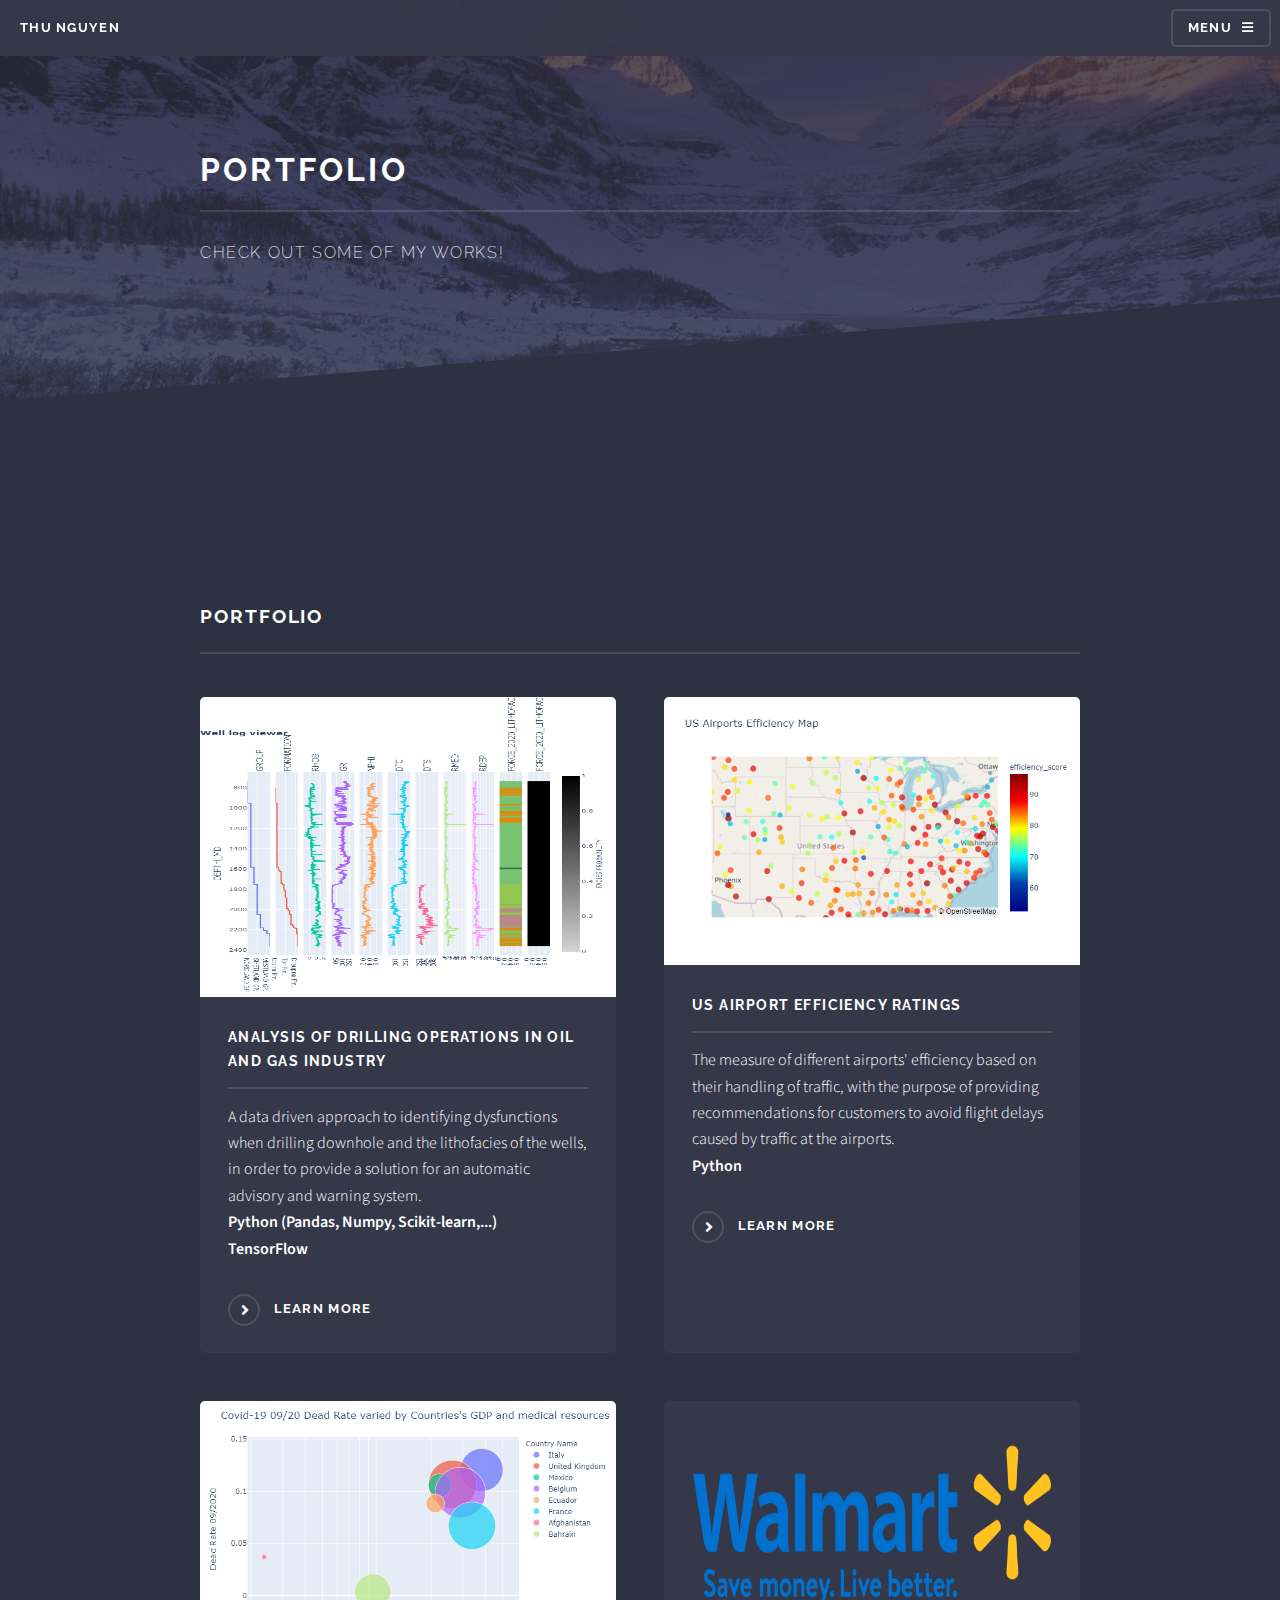
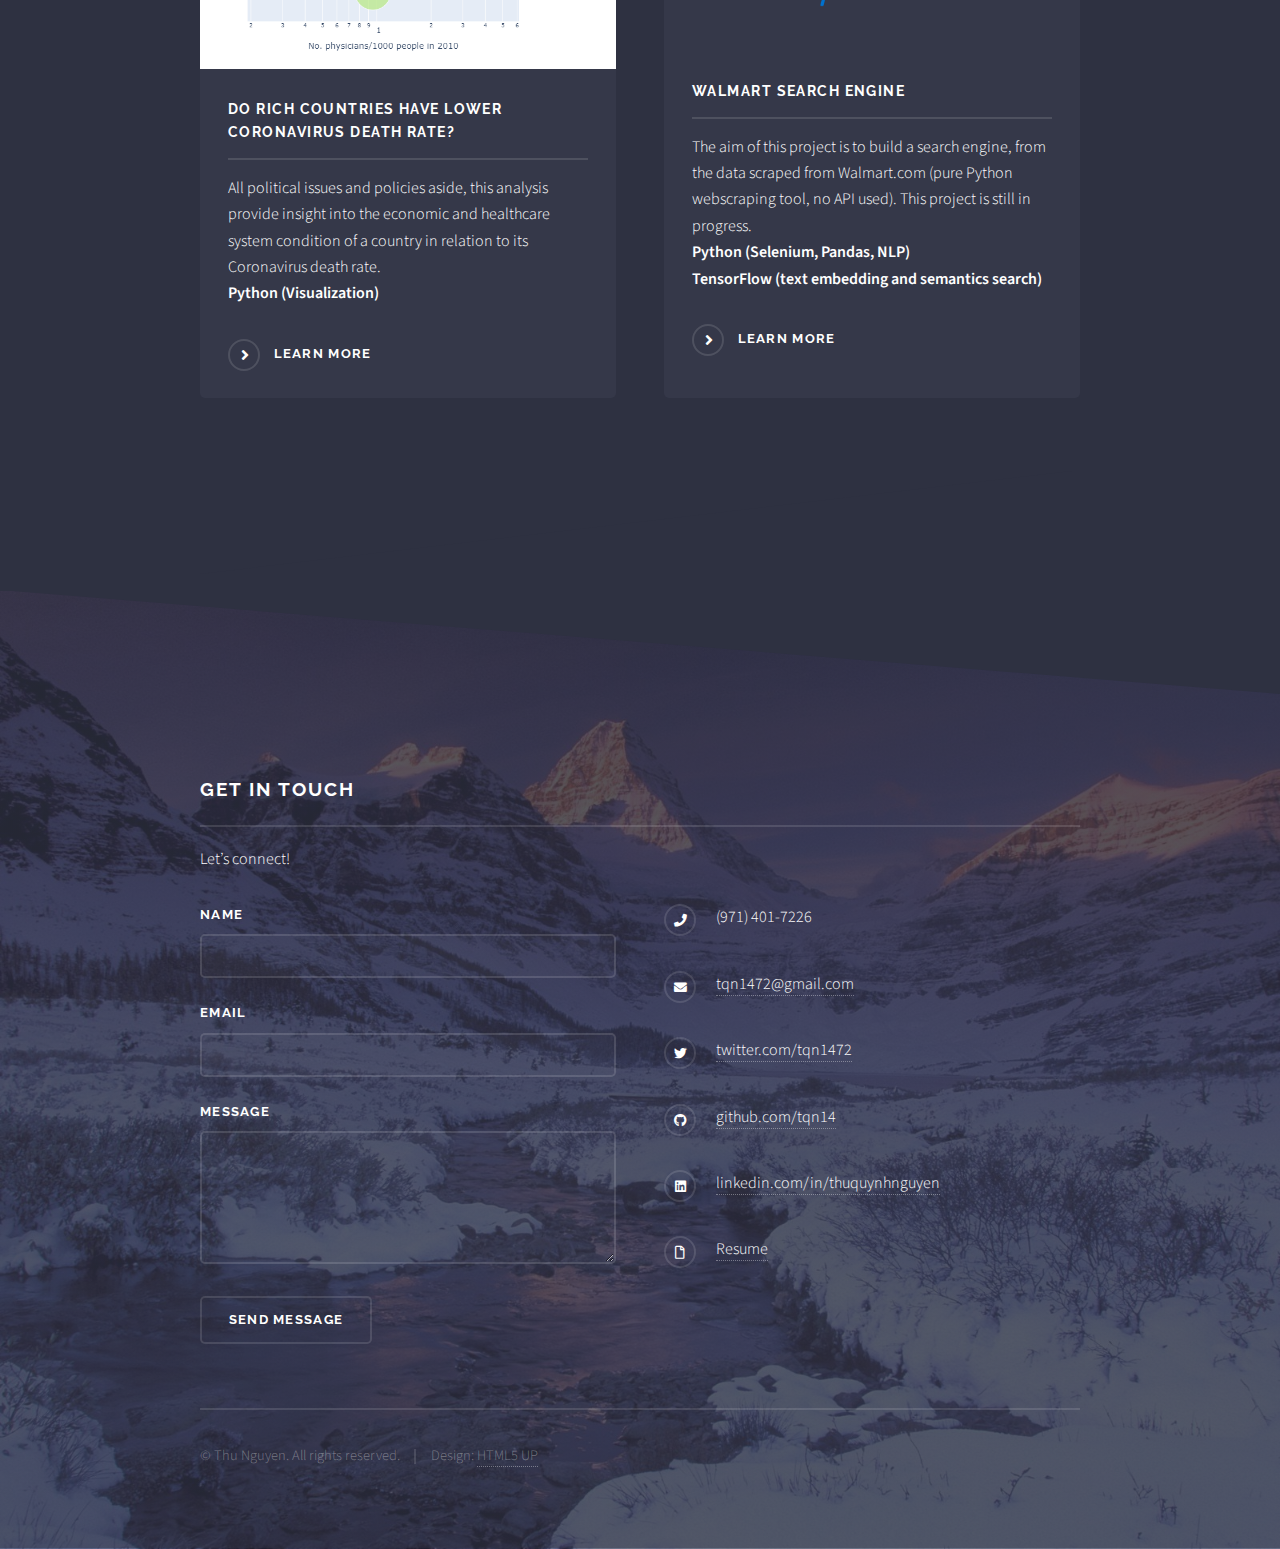
<file: portfolio.html>
<!DOCTYPE HTML>
<!--
	Solid State by HTML5 UP
	html5up.net | @ajlkn
	Free for personal and commercial use under the CCA 3.0 license (html5up.net/license)
-->
<html>
	<head>
		<title>Portfolio</title>
		<meta charset="utf-8" />
		<meta name="viewport" content="width=device-width, initial-scale=1, user-scalable=no" />
		<link rel="stylesheet" href="assets/css/main.css" />
		<noscript><link rel="stylesheet" href="assets/css/noscript.css" /></noscript>
	</head>
	<body class="is-preload">

		<!-- Page Wrapper -->
			<div id="page-wrapper">

				<!-- Header -->
				<header id="header">
					<h1><a href="index.html">Thu Nguyen</a></h1>
					<nav>
						<a href="#menu">Menu</a>
					</nav>
				</header>

				<!-- Menu -->
				<script src="assets/js/navbar.js"></script> 

				<!-- Wrapper -->
					<section id="wrapper">
						<header>
							<div class="inner">
								<h2>Portfolio</h2>
								<p>Check out some of my works! </p>
							</div>
						</header>

						<!-- Content -->
							<div class="wrapper">
								<div class="inner">
									<section id="four" class="wrapper alt style1">
										<div class="inner">
											<h2 class="major">Portfolio</h2>
											<!-- <p>Cras mattis ante fermentum, malesuada neque vitae, eleifend erat. Phasellus non pulvinar erat. Fusce tincidunt, nisl eget mattis egestas, purus ipsum consequat orci, sit amet lobortis lorem lacus in tellus. Sed ac elementum arcu. Quisque placerat auctor laoreet.</p> -->
											<section class="features">
												<article>
													<a href="project1.html" class="image"><img src="images/newplot.png" alt="oil and gas illustration" style="width: 100%; height: 300px"></a>
													<h3 class="major">Analysis of drilling operations in Oil and Gas industry</h3>
													<p>A data driven approach to identifying dysfunctions when drilling downhole and the lithofacies of the wells,
														in order to provide a solution for an automatic advisory and warning system.<br>
														<strong>Python (Pandas, Numpy, Scikit-learn,...)<br> TensorFlow</strong>
													</p>
													<a href="project1.html" class="special">Learn more</a>
												</article>
												<article>
													<a href="project2.html" class="image"><img src="images/airportefficiency.png" alt="airport efficiency illustration" /></a>
													<h3 class="major"> US Airport Efficiency Ratings</h3>
													<p>The measure of different airports' efficiency based on their handling of traffic, 
														with the purpose of providing recommendations for customers to avoid flight delays 
														caused by traffic at the airports.  
														<br><strong>Python</strong>
													</p>
													<a href="project2.html" class="special">Learn more</a>
												</article>
												<article>
													<a href="project3.html" class="image"><img src="images/Covid19.png" alt="covid 19 project illustration" /></a>
													<h3 class="major">Do rich countries have lower Coronavirus death rate? </h3>
													<p>All political issues and policies aside, this analysis provide insight into the economic and healthcare system condition of 
														a country in relation to its Coronavirus death rate.
														<br><b>Python (Visualization)</b>
													</p>
													<a href="project3.html" class="special">Learn more</a>
												</article>
												<article>
													<a href="project4.html" class="image"><img src="images/walmart.png" alt="walmart webscraping illustration" style="width: 100%; height: 250px"></a>
													<h3 class="major">Walmart Search Engine </h3>
													<p> The aim of this project is to build a search engine, from the 
														data scraped from Walmart.com (pure Python webscraping tool, no API used). 
														This project is still in progress.
														<br><b> Python (Selenium, Pandas, NLP)<br>TensorFlow (text embedding and semantics search)</b>
													</p>
													<a href="project4.html" class="special">Learn more</a>
												</article>
											</section>
											<!-- <ul class="actions">
												<li><a href="#" class="button">Browse All</a></li>
											</ul> -->
										</div>
									</section>
		
							</section>
									
					
				

				<!-- Footer -->
					<script src="assets/js/footer.js"></script>

			</div>

		<!-- Scripts -->
			<script src="assets/js/jquery.min.js"></script>
			<script src="assets/js/jquery.scrollex.min.js"></script>
			<script src="assets/js/browser.min.js"></script>
			<script src="assets/js/breakpoints.min.js"></script>
			<script src="assets/js/util.js"></script>
			<script src="assets/js/main.js"></script>

	</body>
</html>
</file>
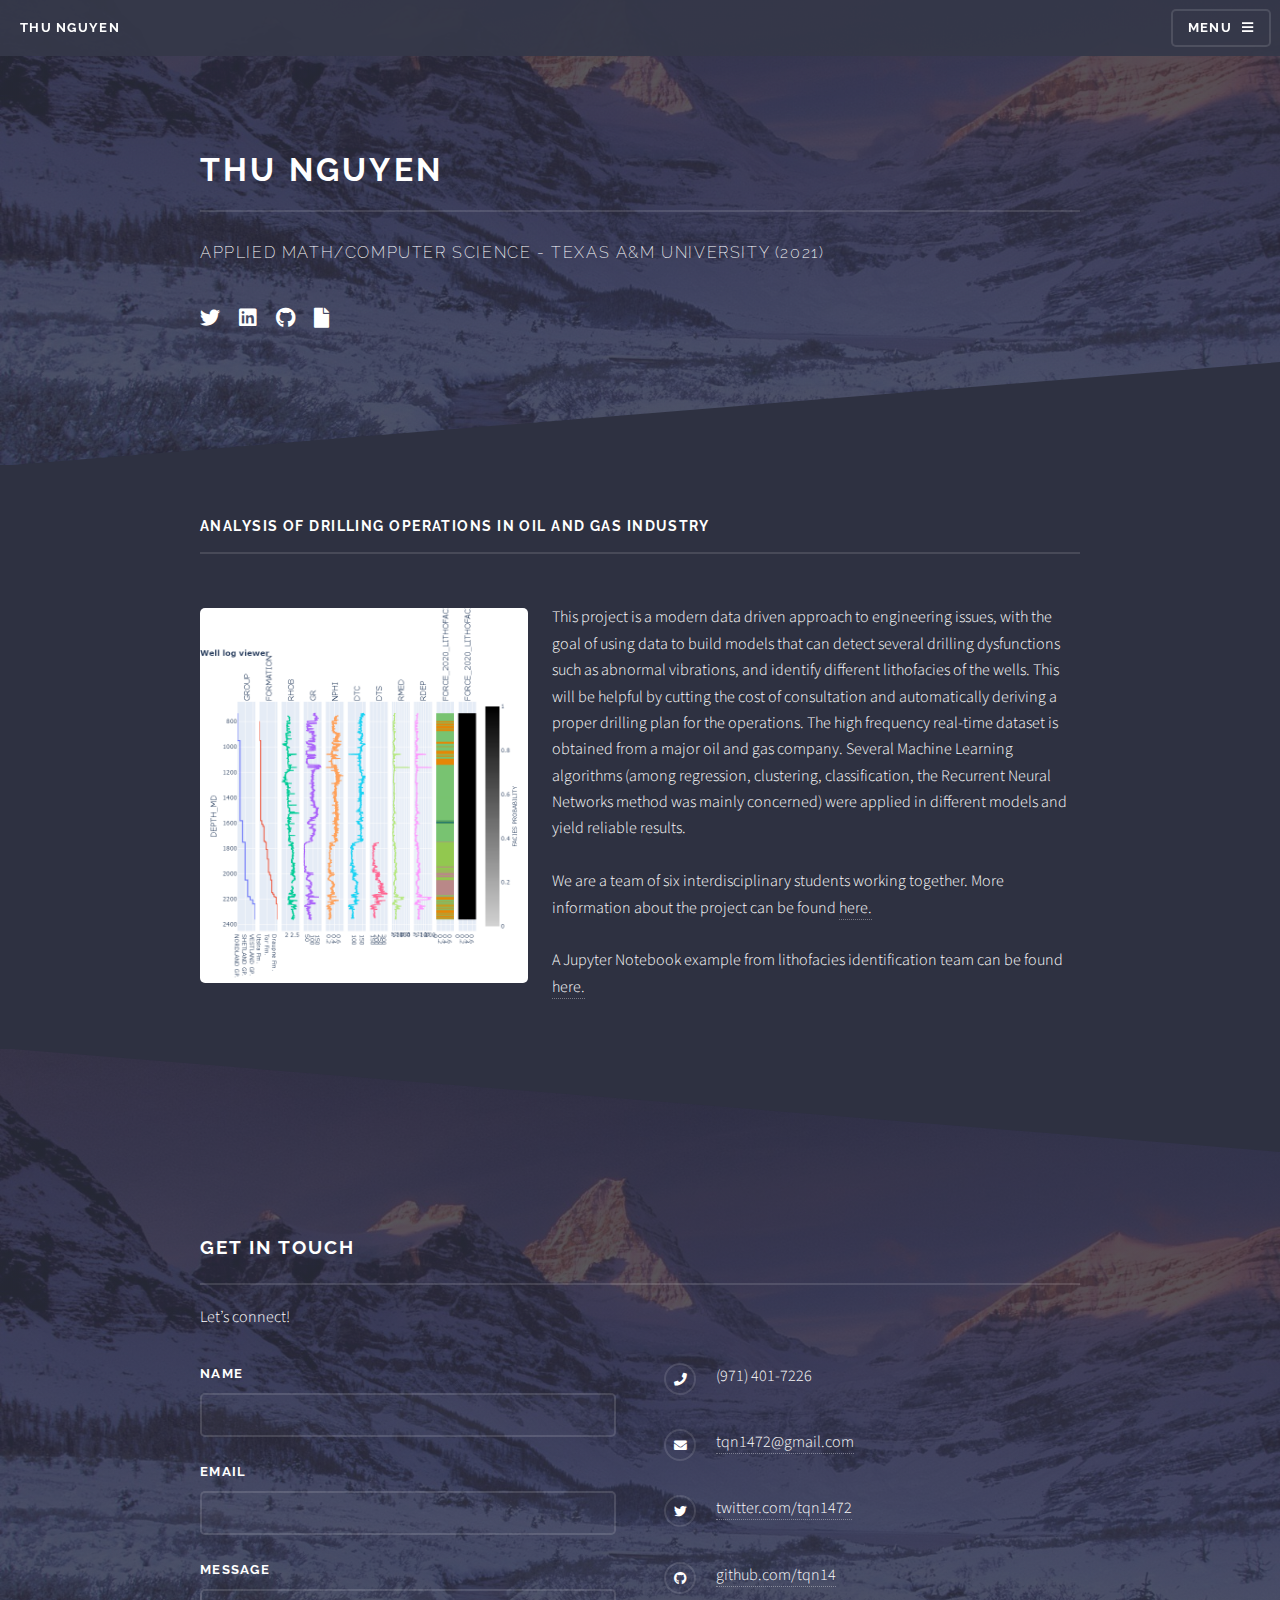
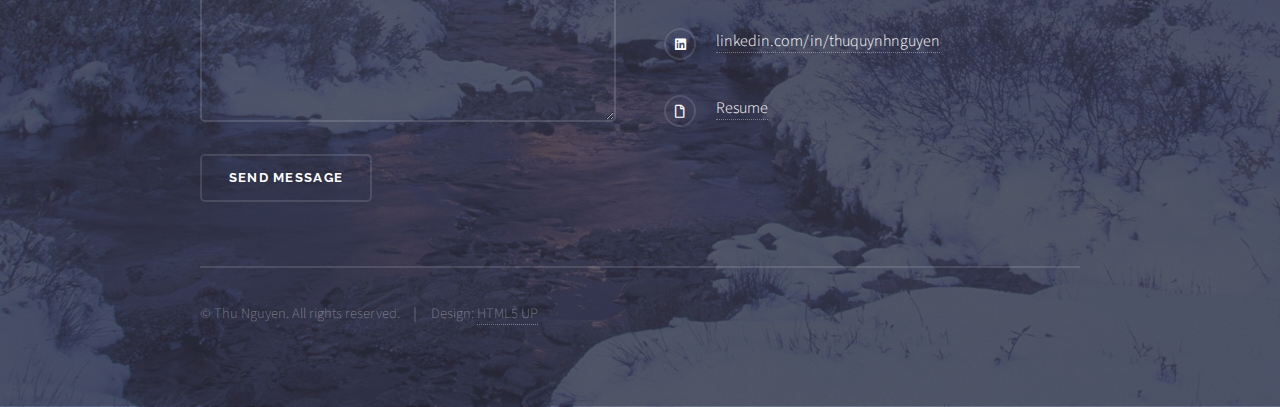
<file: project1.html>
<!DOCTYPE HTML>
<!--
	Solid State by HTML5 UP
	html5up.net | @ajlkn
	Free for personal and commercial use under the CCA 3.0 license (html5up.net/license)
-->
<html>
	<head>
		<title>Project 1</title>
		<meta charset="utf-8" />
		<meta name="viewport" content="width=device-width, initial-scale=1, user-scalable=no" />
		<link rel="stylesheet" href="assets/css/main.css" />
		<noscript><link rel="stylesheet" href="assets/css/noscript.css" /></noscript>
	</head>
	<body class="is-preload">

		<!-- Page Wrapper -->
			<div id="page-wrapper">

				<!-- Header -->
					<header id="header">
						<h1><a href="index.html">Thu Nguyen</a></h1>
						<nav>
							<a href="#menu">Menu</a>
						</nav>
					</header>

				<!-- Menu -->
				<script src="assets/js/navbar.js"></script> 

				<!-- Wrapper -->
					<section id="wrapper">
						<header>
							<div class="inner">
								<h2>Thu Nguyen</h2>
								<p>Applied Math/Computer Science - Texas A&M University (2021) </p>
								<ul class="icons">
									<li><a href="https://twitter.com/tqn1472" class="icon brands fa-twitter"><span class="label">Twitter</span></a></li>
									<li><a href="https://linkedin.com/in/thuquynhnguyen" class="icon brands fa-linkedin"><span class="label">LinkedIn</span></a></li>
									<li><a href="https://github.com/tqn14" class="icon brands fa-github"><span class="label">Github</span></a></li>
									<li><a href="ThuNguyen (2).pdf" class="icon solid fa-file"><span class="label">Resume</span></a></li>
								</ul>
								
							</div>
						</header>

						<!-- Content -->
							<div class="wrapper">
								<div class="inner">
									<h3 class="major" style="margin-bottom: 50px;">Analysis of drilling operations in Oil and Gas industry </h3>
	
									<p><span class="image left"><img src="images/newplot.png" alt="oil and gas project" /></span>
                                        This project is a modern data driven approach to engineering issues, with the goal of using data to build models that can
                                        detect several drilling dysfunctions such as abnormal vibrations,
                                        and identify different lithofacies of the wells. 
                                        This will be helpful by cutting the cost of consultation and automatically deriving a proper drilling plan for the operations. 
                                        The high frequency real-time dataset is obtained from a major oil and gas company. 
                                        Several Machine Learning algorithms (among regression, clustering, classification, 
                                        the Recurrent Neural Networks method was mainly concerned) were applied in different models and yield reliable results. <br><br>

                                        We are a team of six interdisciplinary students working together. More information about the project can be found <a href="https://aggieresearch.tamu.edu/fall-2020-data-driven-insights-for-oil-gas-drilling-operations/">here.</a>
                                        <br><br>
                                        A Jupyter Notebook example from lithofacies identification team can be found <a href="https://github.com/tqn14/Oil-and-Gas-Analysis-Geosteering-team">here.</a>
                                        
										</span>
										
									</p>
									
									

									

									<!-- <section class="features">
										<article>
											<a href="#" class="image"><img src="images/pic04.jpg" alt="" /></a>
											<h3 class="major">Sed feugiat lorem</h3>
											<p>Lorem ipsum dolor sit amet, consectetur adipiscing vehicula id nulla dignissim dapibus ultrices.</p>
											<a href="#" class="special">Learn more</a>
										</article>
										<article>
											<a href="#" class="image"><img src="images/pic05.jpg" alt="" /></a>
											<h3 class="major">Nisl placerat</h3>
											<p>Lorem ipsum dolor sit amet, consectetur adipiscing vehicula id nulla dignissim dapibus ultrices.</p>
											<a href="#" class="special">Learn more</a>
										</article>
									</section>

								</div>
							</div> -->

					</section>

				<!-- Footer -->
				<script src="assets/js/footer.js"></script>

			</div>

		<!-- Scripts -->
			<script src="assets/js/jquery.min.js"></script>
			<script src="assets/js/jquery.scrollex.min.js"></script>
			<script src="assets/js/browser.min.js"></script>
			<script src="assets/js/breakpoints.min.js"></script>
			<script src="assets/js/util.js"></script>
			<script src="assets/js/main.js"></script>

	</body>
</html>
</file>
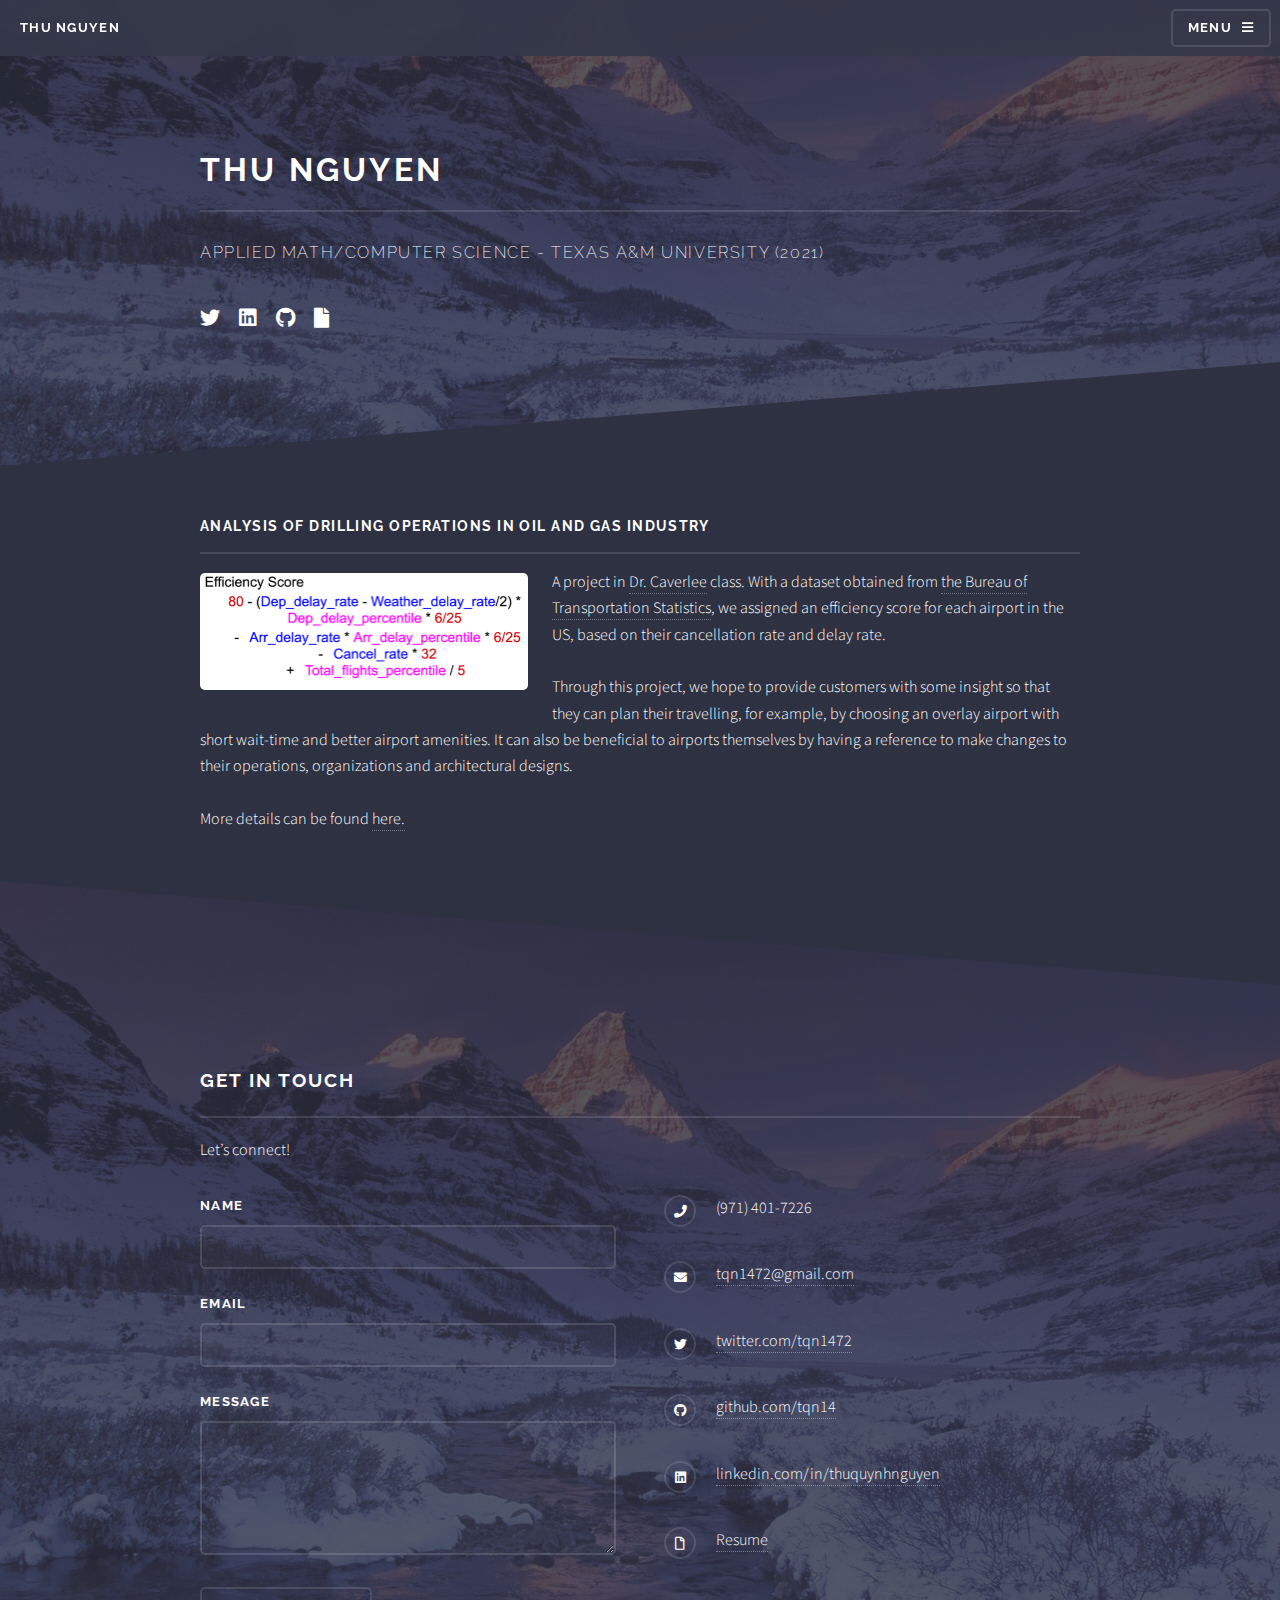
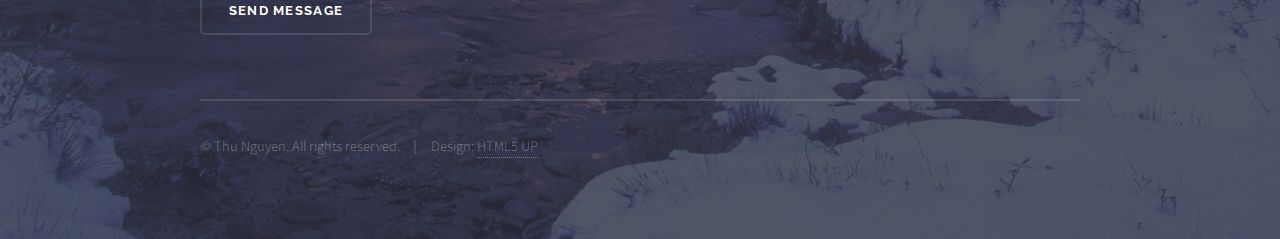
<file: project2.html>
<!DOCTYPE HTML>
<!--
	Solid State by HTML5 UP
	html5up.net | @ajlkn
	Free for personal and commercial use under the CCA 3.0 license (html5up.net/license)
-->
<html>
	<head>
		<title>Project 2</title>
		<meta charset="utf-8" />
		<meta name="viewport" content="width=device-width, initial-scale=1, user-scalable=no" />
		<link rel="stylesheet" href="assets/css/main.css" />
		<noscript><link rel="stylesheet" href="assets/css/noscript.css" /></noscript>
	</head>
	<body class="is-preload">

		<!-- Page Wrapper -->
			<div id="page-wrapper">

				<!-- Header -->
					<header id="header">
						<h1><a href="index.html">Thu Nguyen</a></h1>
						<nav>
							<a href="#menu">Menu</a>
						</nav>
					</header>

				<!-- Menu -->
				<script src="assets/js/navbar.js"></script> 

				<!-- Wrapper -->
					<section id="wrapper">
						<header>
							<div class="inner">
								<h2>Thu Nguyen</h2>
								<p>Applied Math/Computer Science - Texas A&M University (2021) </p>
								<ul class="icons">
									<li><a href="https://twitter.com/tqn1472" class="icon brands fa-twitter"><span class="label">Twitter</span></a></li>
									<li><a href="https://linkedin.com/in/thuquynhnguyen" class="icon brands fa-linkedin"><span class="label">LinkedIn</span></a></li>
									<li><a href="https://github.com/tqn14" class="icon brands fa-github"><span class="label">Github</span></a></li>
									<li><a href="ThuNguyen (2).pdf" class="icon solid fa-file"><span class="label">Resume</span></a></li>
								</ul>
								
							</div>
						</header>

						<!-- Content -->
							<div class="wrapper">
								<div class="inner">
									
									<h3 class="major">Analysis of drilling operations in Oil and Gas industry </h3>
	
									<p><span class="image left"><img src="images/Capture.PNG" alt="airport efficiency score" /></span>
										A project in <a href = "https://people.engr.tamu.edu/caverlee/index.html">Dr. Caverlee</a> class. With a dataset obtained from 
										<a href= "https://www.bts.gov/">the Bureau of Transportation Statistics</a>,
										 we assigned an efficiency score for each airport in the US, based on their cancellation rate and delay rate. <br><br>

										Through this project, we hope to provide customers with some insight so that they can plan their travelling, for example, 
										by choosing an overlay airport with short wait-time and better airport amenities. It can also be beneficial to airports themselves by having a reference to make changes to their operations, organizations and architectural designs. 
										
										<br><br>More details can be found <a href = "https://github.com/ukantesaria/csce320-aerometrics">here.</a>
										
										</span>
									</p>
								

									

									<!-- <section class="features">
										<article>
											<a href="#" class="image"><img src="images/pic04.jpg" alt="" /></a>
											<h3 class="major">Sed feugiat lorem</h3>
											<p>Lorem ipsum dolor sit amet, consectetur adipiscing vehicula id nulla dignissim dapibus ultrices.</p>
											<a href="#" class="special">Learn more</a>
										</article>
										<article>
											<a href="#" class="image"><img src="images/pic05.jpg" alt="" /></a>
											<h3 class="major">Nisl placerat</h3>
											<p>Lorem ipsum dolor sit amet, consectetur adipiscing vehicula id nulla dignissim dapibus ultrices.</p>
											<a href="#" class="special">Learn more</a>
										</article>
									</section>

								</div>
							</div> -->

					</section>

				<!-- Footer -->
				<script src="assets/js/footer.js"></script>

			</div>

		<!-- Scripts -->
			<script src="assets/js/jquery.min.js"></script>
			<script src="assets/js/jquery.scrollex.min.js"></script>
			<script src="assets/js/browser.min.js"></script>
			<script src="assets/js/breakpoints.min.js"></script>
			<script src="assets/js/util.js"></script>
			<script src="assets/js/main.js"></script>

	</body>
</html>
</file>
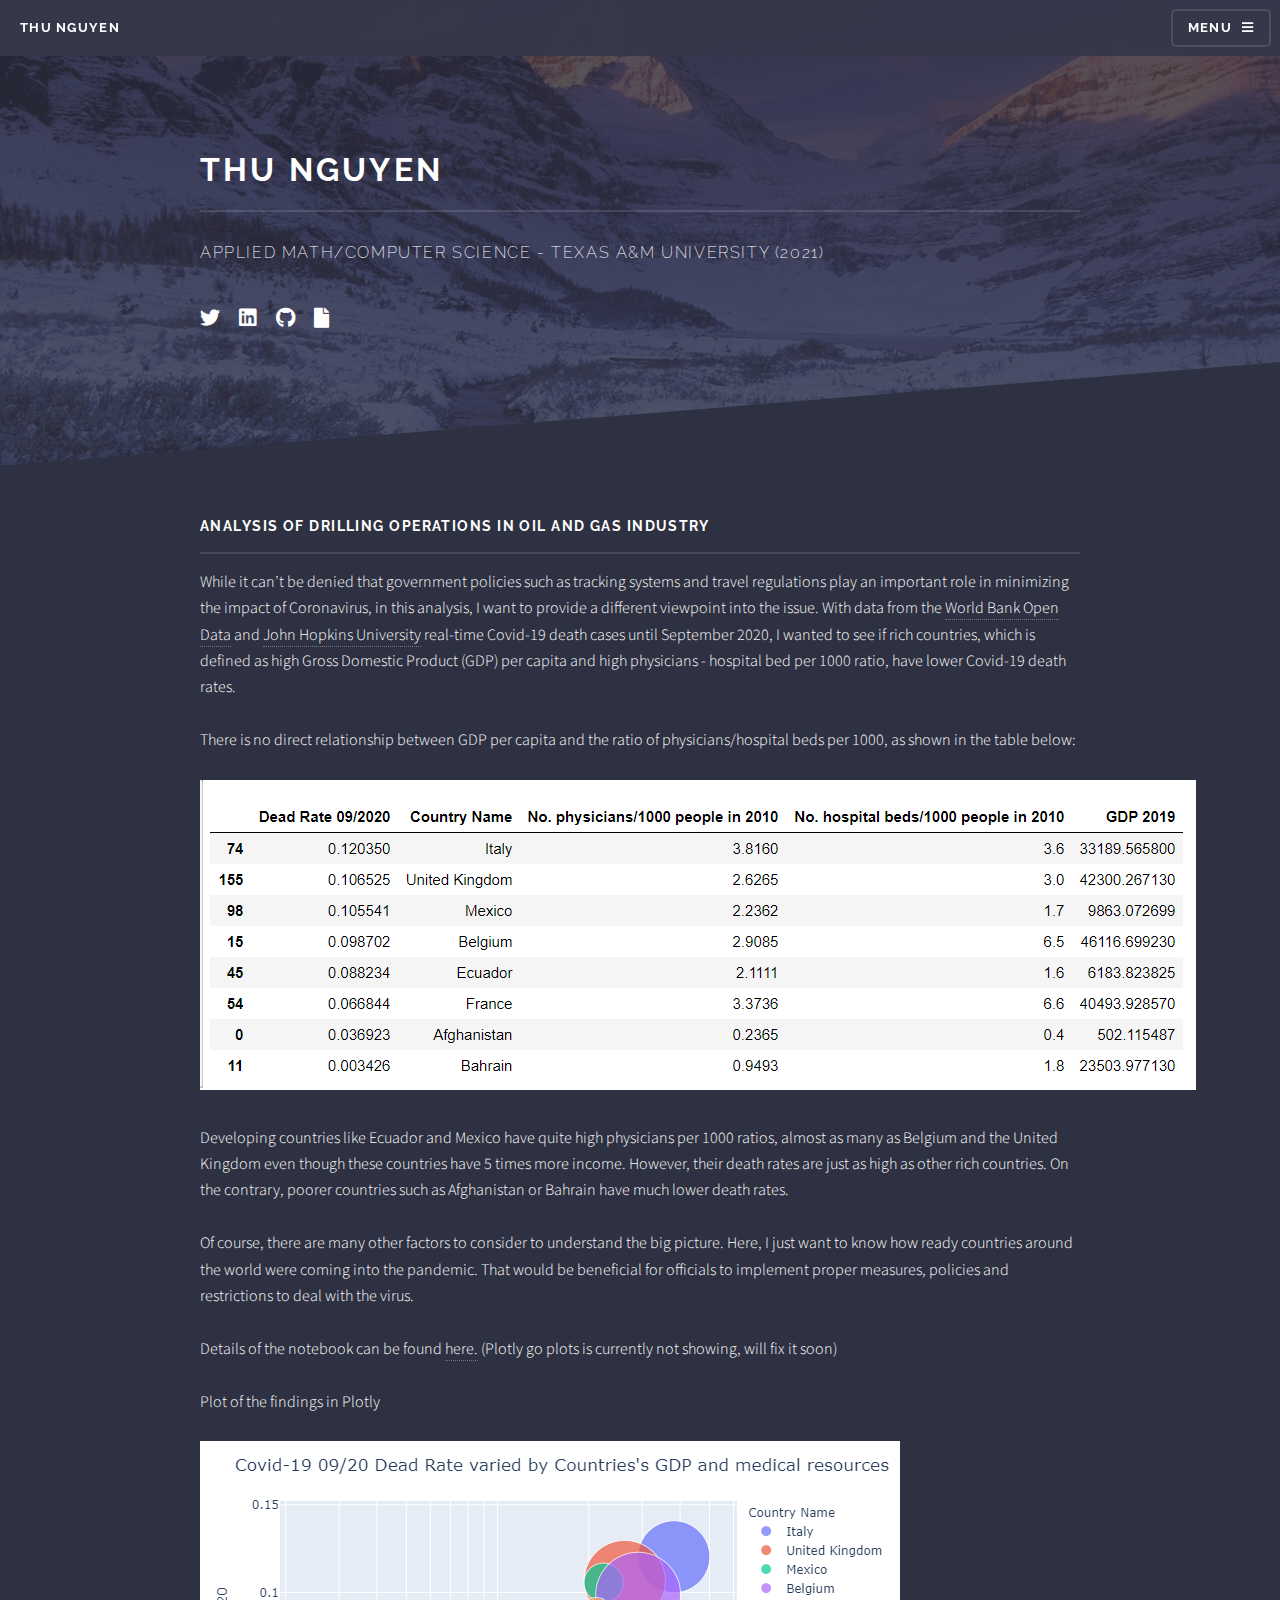
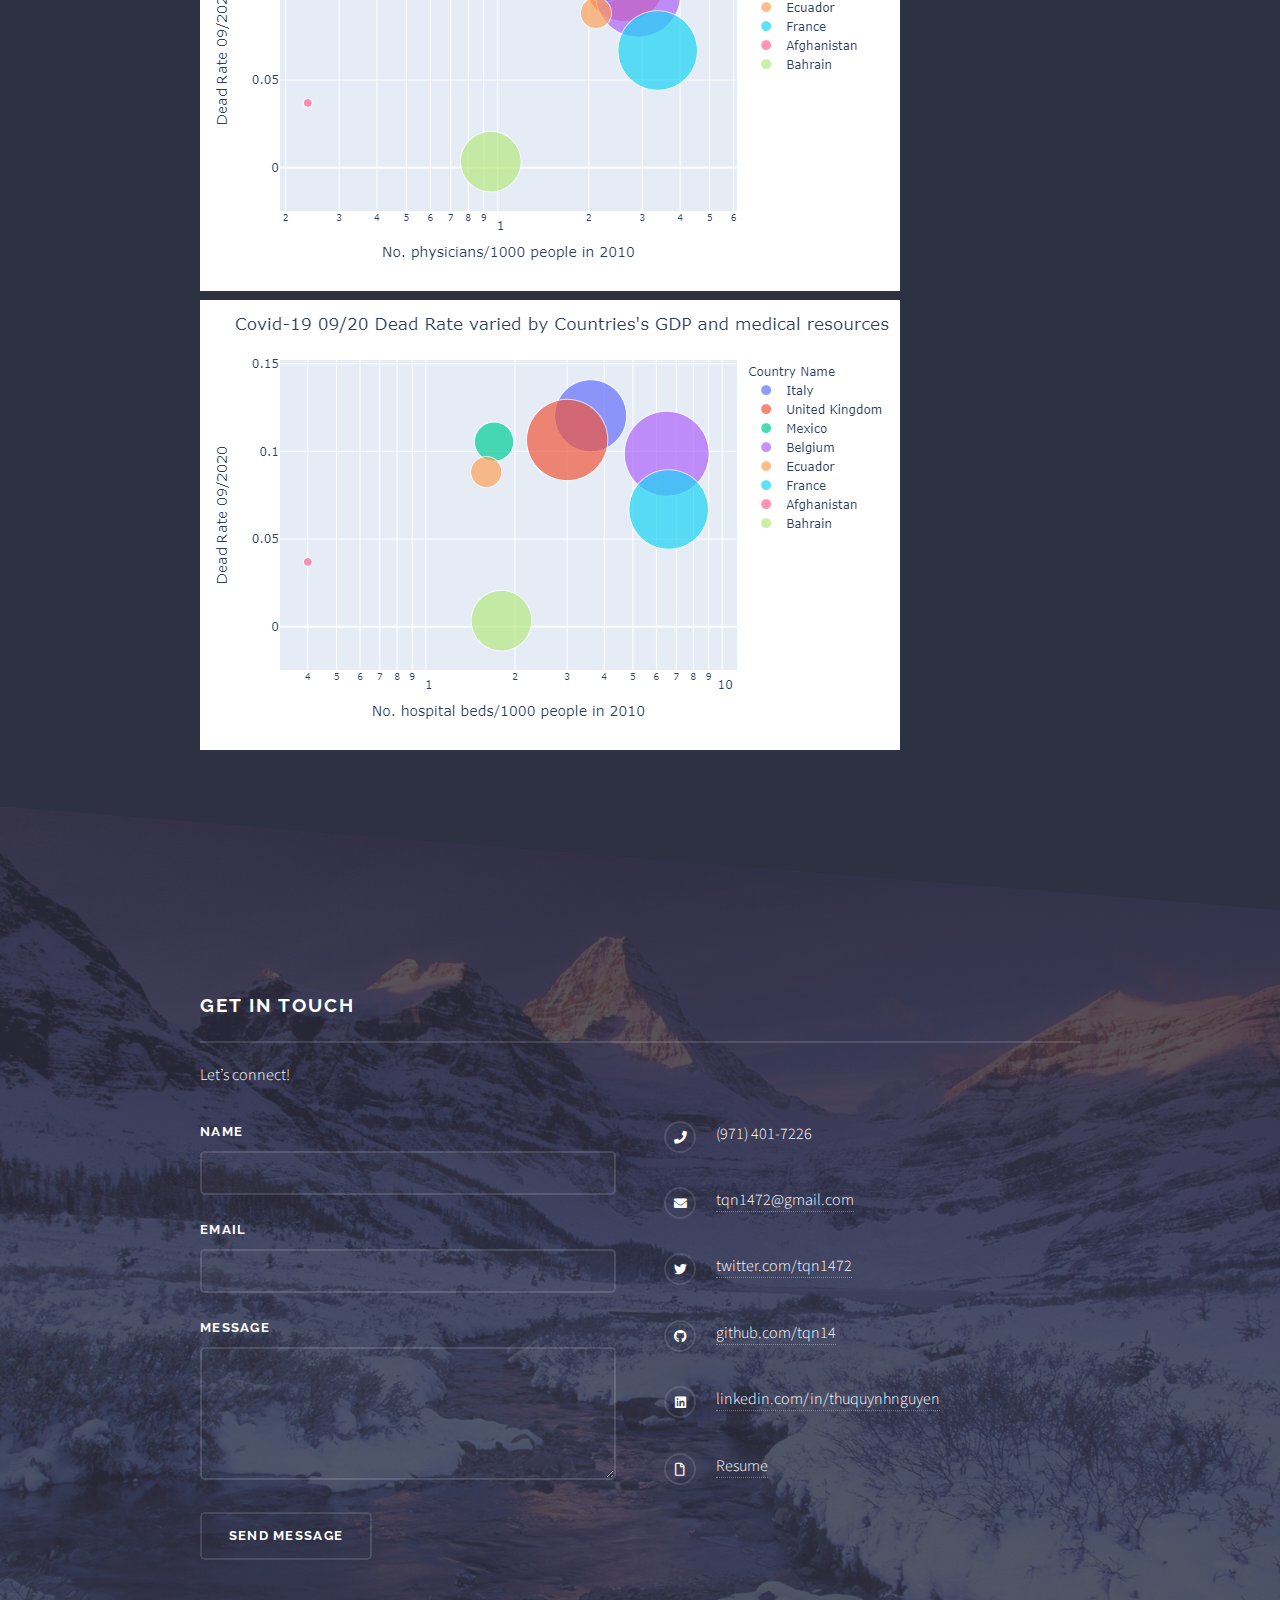
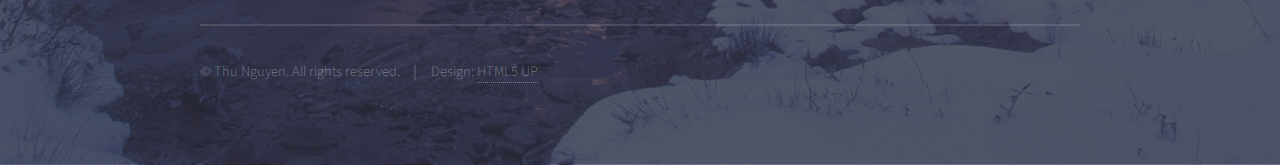
<file: project3.html>
<!DOCTYPE HTML>
<!--
	Solid State by HTML5 UP
	html5up.net | @ajlkn
	Free for personal and commercial use under the CCA 3.0 license (html5up.net/license)
-->
<html>
	<head>
		<title>Project 3</title>
		<meta charset="utf-8" />
		<meta name="viewport" content="width=device-width, initial-scale=1, user-scalable=no" />
		<link rel="stylesheet" href="assets/css/main.css" />
		<noscript><link rel="stylesheet" href="assets/css/noscript.css" /></noscript>
	</head>
	<body class="is-preload">

		<!-- Page Wrapper -->
			<div id="page-wrapper">

				<!-- Header -->
					<header id="header">
						<h1><a href="index.html">Thu Nguyen</a></h1>
						<nav>
							<a href="#menu">Menu</a>
						</nav>
					</header>

				<!-- Menu -->
				<script src="assets/js/navbar.js"></script> 

				<!-- Wrapper -->
					<section id="wrapper">
						<header>
							<div class="inner">
								<h2>Thu Nguyen</h2>
								<p>Applied Math/Computer Science - Texas A&M University (2021) </p>
								<ul class="icons">
									<li><a href="https://twitter.com/tqn1472" class="icon brands fa-twitter"><span class="label">Twitter</span></a></li>
									<li><a href="https://linkedin.com/in/thuquynhnguyen" class="icon brands fa-linkedin"><span class="label">LinkedIn</span></a></li>
									<li><a href="https://github.com/tqn14" class="icon brands fa-github"><span class="label">Github</span></a></li>
									<li><a href="ThuNguyen (2).pdf" class="icon solid fa-file"><span class="label">Resume</span></a></li>
								</ul>
								
							</div>
						</header>

						<!-- Content -->
							<div class="wrapper">
								<div class="inner">

									<h3 class="major">Analysis of drilling operations in Oil and Gas industry </h3>
									<p>
									<!-- <p><span class="col-12"><img src="images/gdp.PNG" alt="airport efficiency score" /></span> -->
										While it can’t be denied that government policies such as tracking systems and travel regulations 
										play an important role in minimizing the impact of Coronavirus, in this analysis, 
										I want to provide a different viewpoint into the issue. 
										With data from the <a href="https://data.worldbank.org/indicator?tab=all">World Bank Open Data</a> and 
										<a href="https://coronavirus.jhu.edu/">John Hopkins University</a> real-time Covid-19 death cases 
										until September 2020, I wanted to see if rich countries, which is defined as high Gross Domestic Product (GDP) 
										per capita and high physicians - hospital bed per 1000 ratio, have lower Covid-19 death rates. <br><br>

										There is no direct relationship between GDP per capita and the ratio of physicians/hospital beds per 1000, 
										as shown in the table below: <br><br>
										<span class="col-12"><img src="images/gdp.PNG" alt="airport efficiency score" /></span><br><br>
										
										Developing countries like Ecuador and Mexico have quite high physicians per 1000 ratios, almost as many as Belgium and the United Kingdom even though these countries have 5 times more income. However, their death rates are just as high as other rich countries. On the contrary, poorer countries such as Afghanistan or Bahrain have much lower death rates. 

										<br><br>Of course, there are many other factors to consider to understand the big picture. Here, I just want to know how ready countries around the world were coming into the pandemic. That would be beneficial for officials to implement proper measures, policies and restrictions to deal with the virus. 

										<br><br>Details of the notebook can be found <a href="https://github.com/tqn14/Covid-19-Analysis">here.</a> (Plotly go plots is currently not showing, will fix it soon) 
										<br><br> Plot of the findings in Plotly <br><br>
										<span class="col-12"><img src="images/Covid19.png" alt="airport efficiency score" /></span>
										<span class="col-12"><img src="images/plotly.png" alt="airport efficiency score" /></span>
										</span>
									</p>
								

									

									<!-- <section class="features">
										<article>
											<a href="#" class="image"><img src="images/pic04.jpg" alt="" /></a>
											<h3 class="major">Sed feugiat lorem</h3>
											<p>Lorem ipsum dolor sit amet, consectetur adipiscing vehicula id nulla dignissim dapibus ultrices.</p>
											<a href="#" class="special">Learn more</a>
										</article>
										<article>
											<a href="#" class="image"><img src="images/pic05.jpg" alt="" /></a>
											<h3 class="major">Nisl placerat</h3>
											<p>Lorem ipsum dolor sit amet, consectetur adipiscing vehicula id nulla dignissim dapibus ultrices.</p>
											<a href="#" class="special">Learn more</a>
										</article>
									</section>

								</div>
							</div> -->

					</section>

				<!-- Footer -->
				<script src="assets/js/footer.js"></script>

			</div>

		<!-- Scripts -->
			<script src="assets/js/jquery.min.js"></script>
			<script src="assets/js/jquery.scrollex.min.js"></script>
			<script src="assets/js/browser.min.js"></script>
			<script src="assets/js/breakpoints.min.js"></script>
			<script src="assets/js/util.js"></script>
			<script src="assets/js/main.js"></script>

	</body>
</html>
</file>
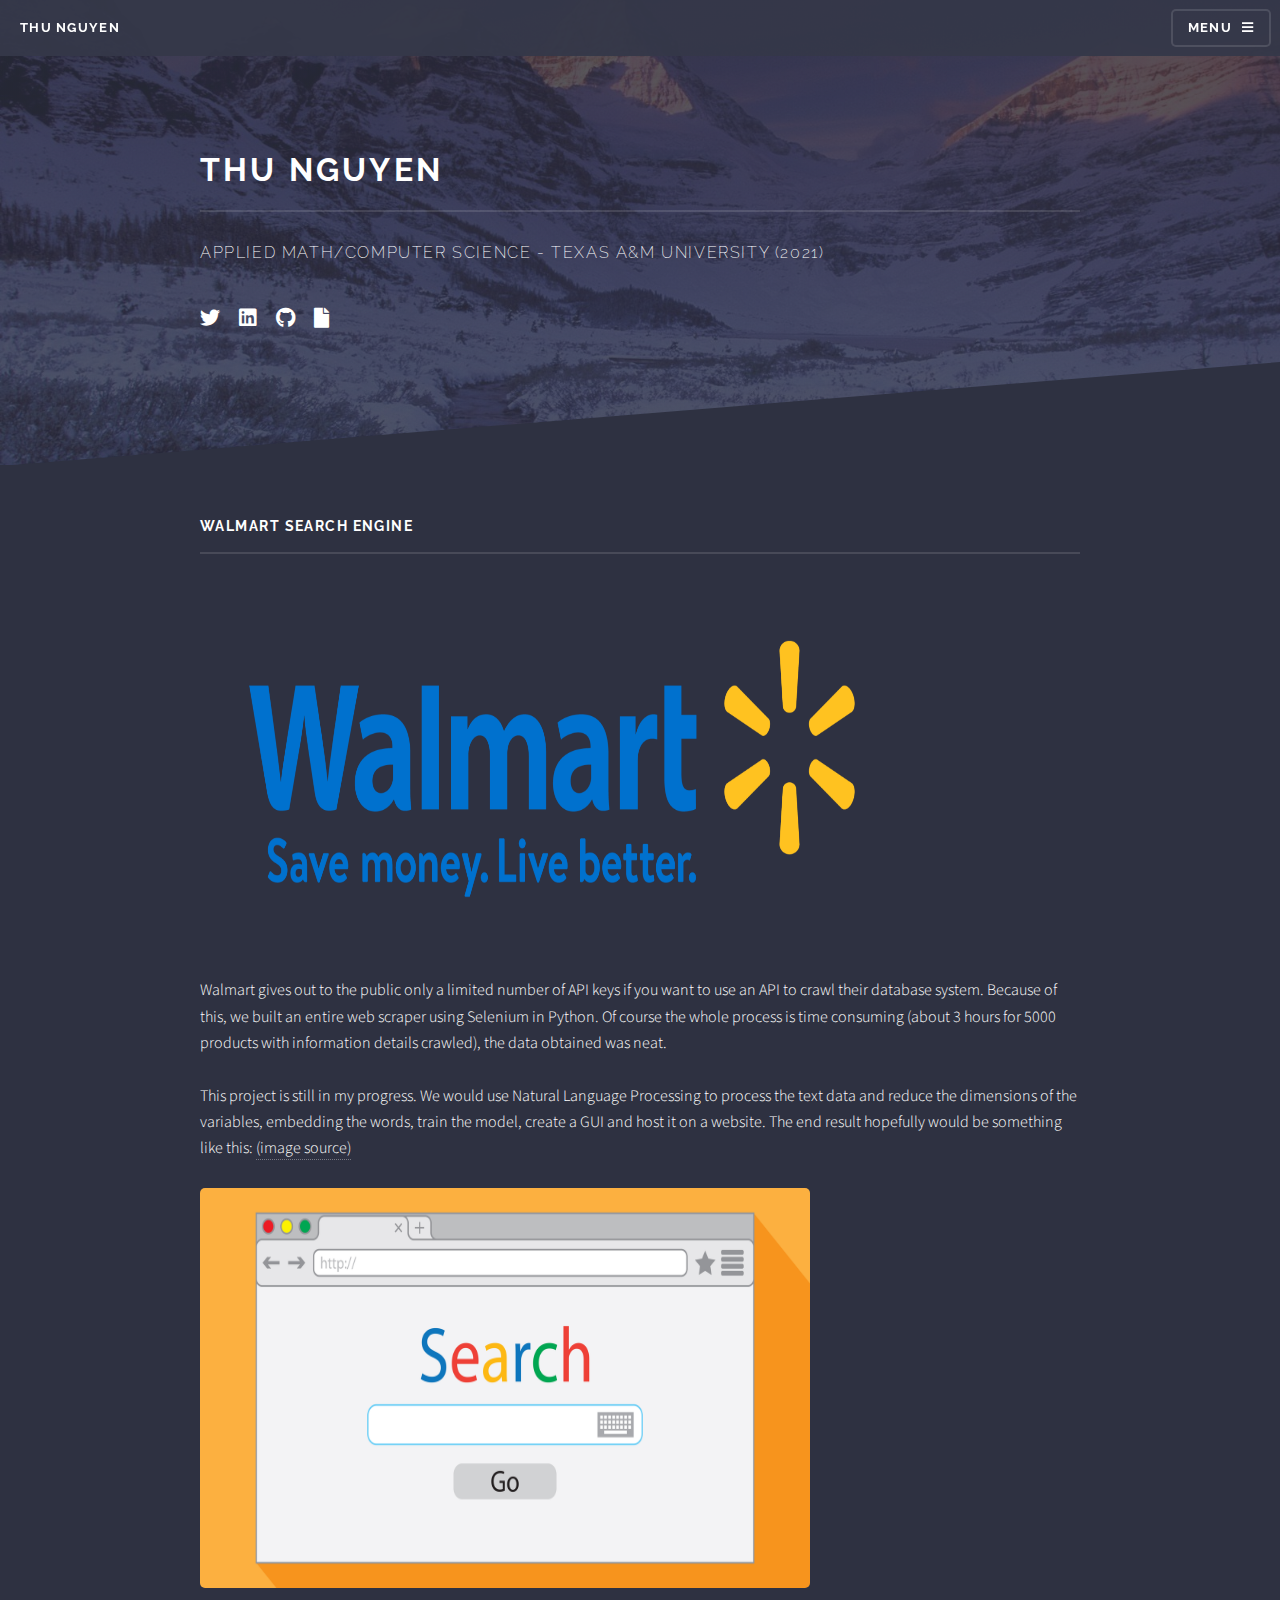
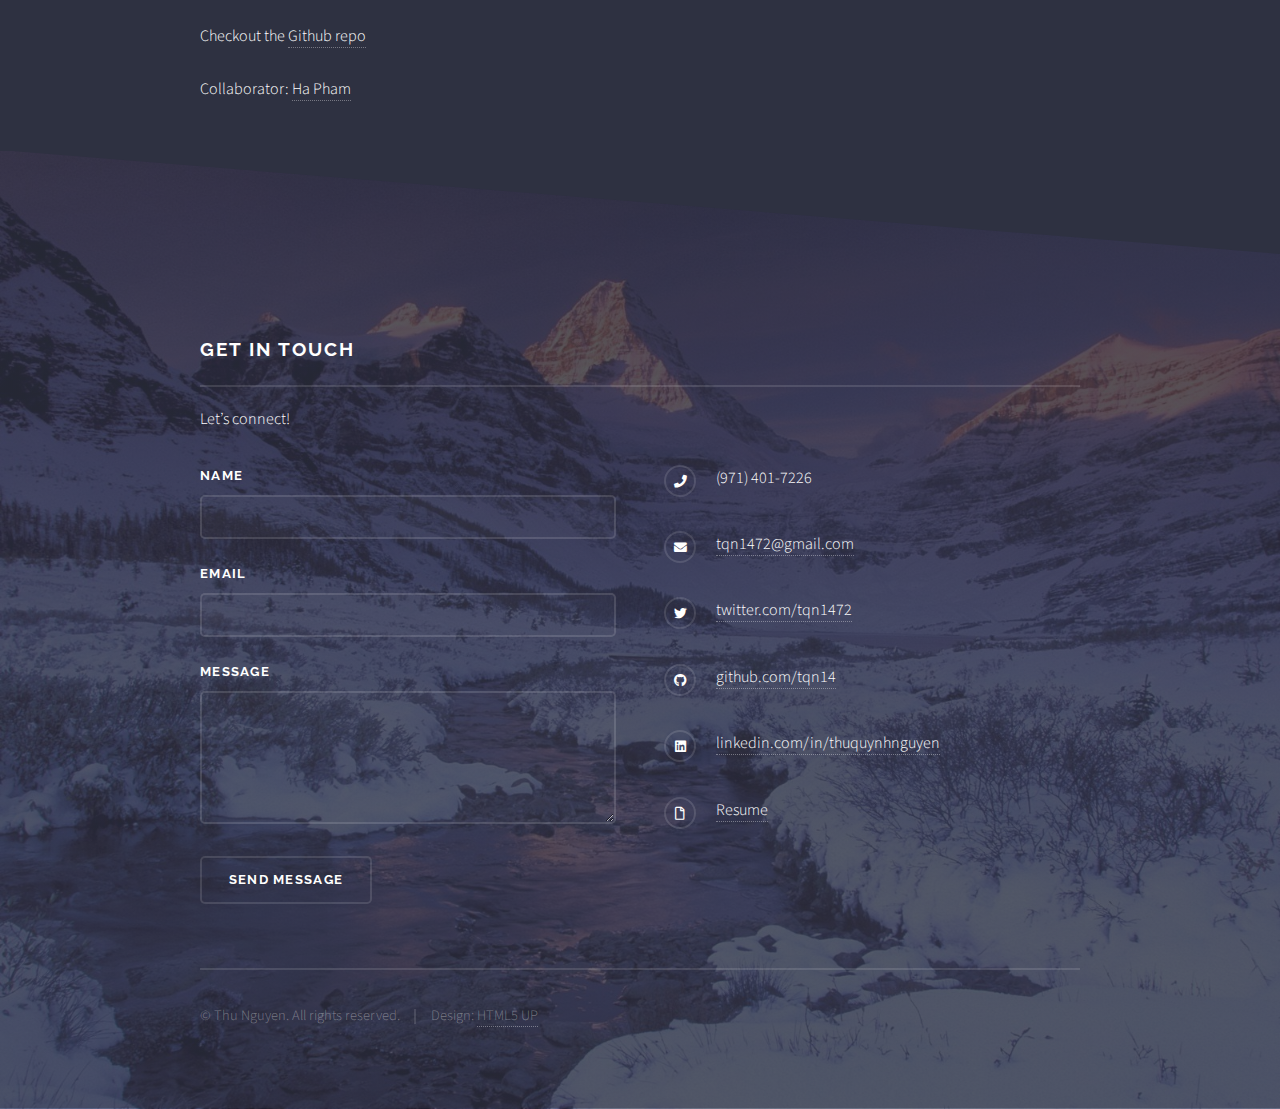
<file: project4.html>
<!DOCTYPE HTML>
<!--
	Solid State by HTML5 UP
	html5up.net | @ajlkn
	Free for personal and commercial use under the CCA 3.0 license (html5up.net/license)
-->
<html>
	<head>
		<title>Project 4</title>
		<meta charset="utf-8" />
		<meta name="viewport" content="width=device-width, initial-scale=1, user-scalable=no" />
		<link rel="stylesheet" href="assets/css/main.css" />
		<noscript><link rel="stylesheet" href="assets/css/noscript.css" /></noscript>
	</head>
	<body class="is-preload">

		<!-- Page Wrapper -->
			<div id="page-wrapper">

				<!-- Header -->
					<header id="header">
						<h1><a href="index.html">Thu Nguyen</a></h1>
						<nav>
							<a href="#menu">Menu</a>
						</nav>
					</header>

				<!-- Menu -->
				<script src="assets/js/navbar.js"></script> 

				<!-- Wrapper -->
					<section id="wrapper">
						<header>
							<div class="inner">
								<h2>Thu Nguyen</h2>
								<p>Applied Math/Computer Science - Texas A&M University (2021) </p>
								<ul class="icons">
									<li><a href="https://twitter.com/tqn1472" class="icon brands fa-twitter"><span class="label">Twitter</span></a></li>
									<li><a href="https://linkedin.com/in/thuquynhnguyen" class="icon brands fa-linkedin"><span class="label">LinkedIn</span></a></li>
									<li><a href="https://github.com/tqn14" class="icon brands fa-github"><span class="label">Github</span></a></li>
									<li><a href="ThuNguyen (2).pdf" class="icon solid fa-file"><span class="label">Resume</span></a></li>
								</ul>
								
							</div>
						</header>

						<!-- Content -->
							<div class="wrapper">
								<div class="inner">

									<h3 class="major"> Walmart Search Engine </h3>
									<p><a href="project3.html" class="image"><img src="images/walmart.png" alt="covid 19 project illustration" style="width: 80%; height: 400px"/></a>
									<!-- <p><span class="col-12"><img src="images/gdp.PNG" alt="airport efficiency score" /></span> -->
										Walmart gives out to the public only a limited number of API keys if you want 
										to use an API to crawl their database system. Because of this, we built an entire web scraper 
										using Selenium in Python. Of course the whole process is time consuming 
										(about 3 hours for 5000 products with information details crawled), the data obtained was neat. <br><br>

										This project is still in my progress.
										We would use Natural Language Processing to process the text data
										 and reduce the dimensions of the variables, embedding the words, train the model, create a GUI and host it on a website. 
										 The end result hopefully would be something like this: <a href="https://www.searchenginejournal.com/alternative-search-engines/271409/#close">
										(image source)</a> <br><br>
										 <span class="image"><img src="images/example.png" alt="example search engine" style="width: 80%; height: 400px"/></span>
										<br><br> 
										Checkout the <a href="https://github.com/tqn14/Datathon2020-Walmart-search-engine-optimization-"> Github repo </a>

										<br><br> Collaborator: <a href="http://people.tamu.edu/~vietha.pham/">Ha Pham</a>
									</span>

									</p>
								

									

									<!-- <section class="features">
										<article>
											<a href="#" class="image"><img src="images/pic04.jpg" alt="" /></a>
											<h3 class="major">Sed feugiat lorem</h3>
											<p>Lorem ipsum dolor sit amet, consectetur adipiscing vehicula id nulla dignissim dapibus ultrices.</p>
											<a href="#" class="special">Learn more</a>
										</article>
										<article>
											<a href="#" class="image"><img src="images/pic05.jpg" alt="" /></a>
											<h3 class="major">Nisl placerat</h3>
											<p>Lorem ipsum dolor sit amet, consectetur adipiscing vehicula id nulla dignissim dapibus ultrices.</p>
											<a href="#" class="special">Learn more</a>
										</article>
									</section>

								</div>
							</div> -->

					</section>

				<!-- Footer -->
				<script src="assets/js/footer.js"></script>

			</div>

		<!-- Scripts -->
			<script src="assets/js/jquery.min.js"></script>
			<script src="assets/js/jquery.scrollex.min.js"></script>
			<script src="assets/js/browser.min.js"></script>
			<script src="assets/js/breakpoints.min.js"></script>
			<script src="assets/js/util.js"></script>
			<script src="assets/js/main.js"></script>

	</body>
</html>
</file>
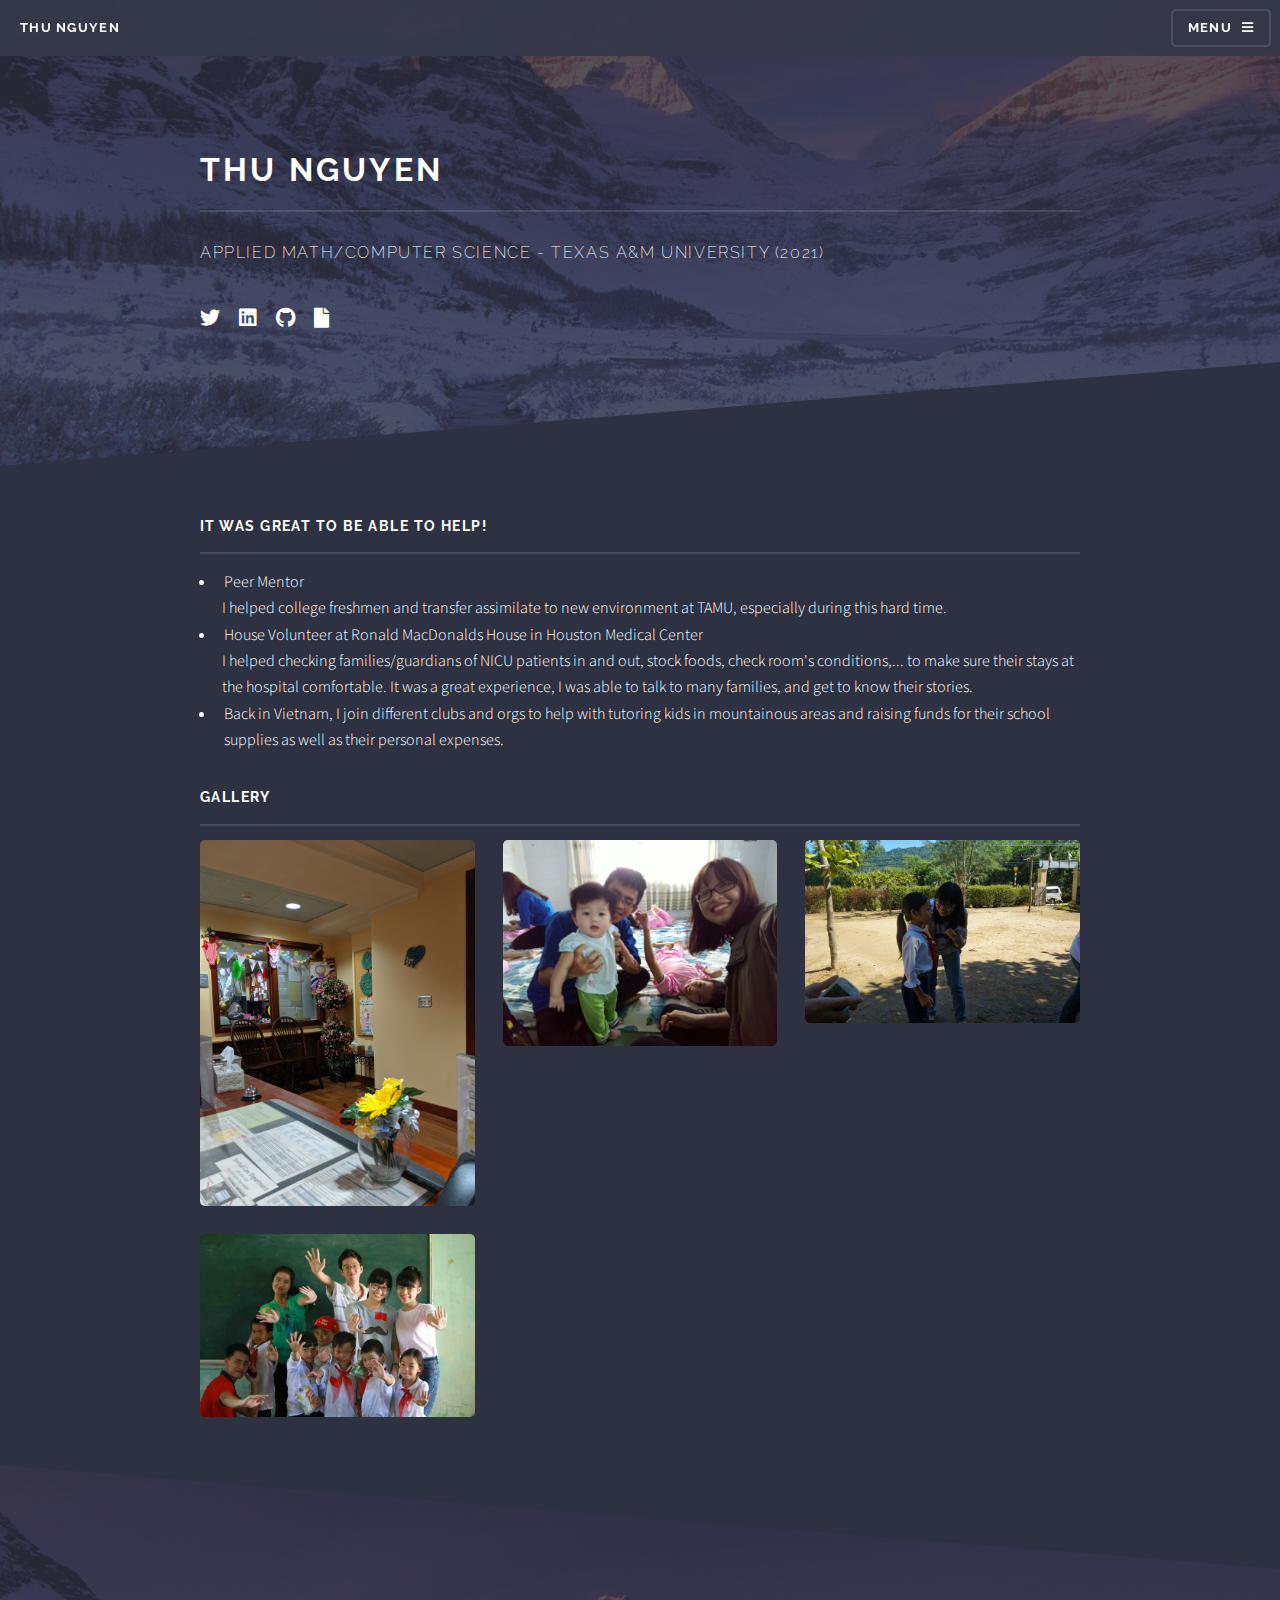
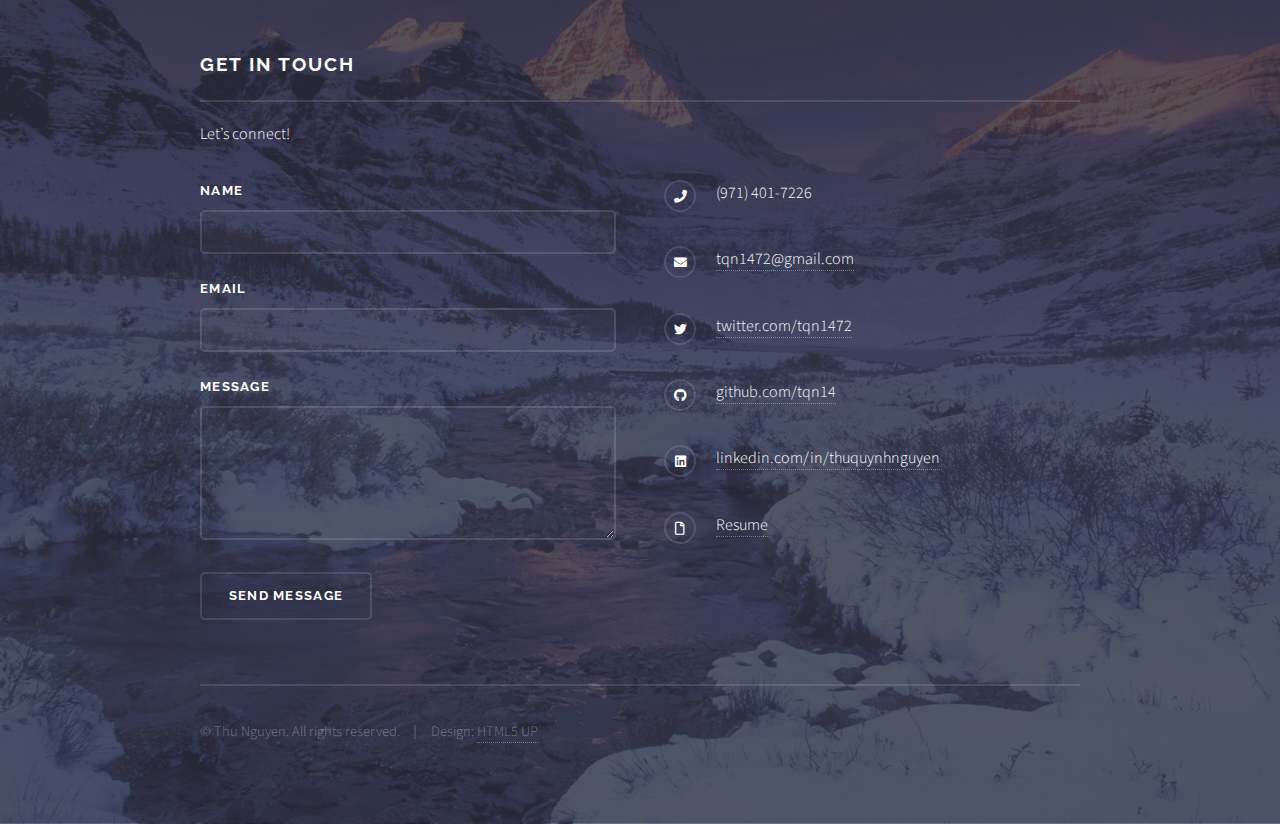
<file: service.html>
<!DOCTYPE HTML>
<!--
	Solid State by HTML5 UP
	html5up.net | @ajlkn
	Free for personal and commercial use under the CCA 3.0 license (html5up.net/license)
-->
<html>
	<head>
		<title>Service</title>
		<meta charset="utf-8" />
		<meta name="viewport" content="width=device-width, initial-scale=1, user-scalable=no" />
		<link rel="stylesheet" href="assets/css/main.css" />
		<noscript><link rel="stylesheet" href="assets/css/noscript.css" /></noscript>
	</head>
	<body class="is-preload">

		<!-- Page Wrapper -->
			<div id="page-wrapper">

				<!-- Header -->
					<header id="header">
						<h1><a href="index.html">Thu Nguyen</a></h1>
						<nav>
							<a href="#menu">Menu</a>
						</nav>
					</header>

				<!-- Menu -->
				<script src="assets/js/navbar.js"></script> 

				<!-- Wrapper -->
					<section id="wrapper">
						<header>
							<div class="inner">
								<h2>Thu Nguyen</h2>
								<p>Applied Math/Computer Science - Texas A&M University (2021) </p>
								<ul class="icons">
									<li><a href="https://twitter.com/tqn1472" class="icon brands fa-twitter"><span class="label">Twitter</span></a></li>
									<li><a href="https://linkedin.com/in/thuquynhnguyen" class="icon brands fa-linkedin"><span class="label">LinkedIn</span></a></li>
									<li><a href="https://github.com/tqn14" class="icon brands fa-github"><span class="label">Github</span></a></li>
									<li><a href="ThuNguyen (2).pdf" class="icon solid fa-file"><span class="label">Resume</span></a></li>
								</ul>
								
							</div>
						</header>

						<!-- Content -->
							<div class="wrapper">
								<div class="inner">

									<!-- <h3 class="major">Howdy! </h3>
	
									<p><span class="image left"><img src="images/aboutme.jpg" alt="me in Oregon" /></span>
									My name is Thu Nguyen, I'm currently a senior Applied Math major and Computer Science minor at Texas A&M University. 
									  Originally from Vietnam, I moved to Oregon, then Texas, several years ago with my family and have been staying here ever since. 
									  <br><br>
										I am pursuing Data Science and Data Analytics professionally, and currently interested in positions in those fields.
										I am proficient in <b>R and Python</b>, several frameworks used are <b>TensorFlow, and Pytorch</b>. I am familiar with <b>SQL</b>, and
										I can also code comfortably in <b>C++ and Java</b>. <br><br>
										In my freetime, I enjoy watching shows on Netlix and HBO, cooking, and hiking (especially during summertime in Oregon). 
										My favourite shows of all time are Game of Thrones and Friends.<br><br>
										<span style="font-family: 'Merriweather', 'Georgia', serif; font-size: 17px; ">“Never forget what you are, for surely the world will not. Make it your strength. 
										Then it can never be your weakness. Armour yourself in it, and it will never be used to hurt you.”― George R.R. Martin, A Game of Thrones
										</span>
									</p> -->
								

									<h3 class="major">It was great to be able to help! </h3>
									<ul>
										<li>Peer Mentor</li><span>
											&nbsp;&nbsp;I helped college freshmen and transfer assimilate to new environment at TAMU, especially during 
											this hard time.
										</span>
										<li>House Volunteer at Ronald MacDonalds House in Houston Medical Center</li>
										<span>&nbsp;&nbsp;I helped checking families/guardians of NICU patients in and out, stock foods, check room's conditions,... to make sure their stays at 
											&nbsp;&nbsp;the hospital comfortable. It was a great experience, I was able to talk to many families, and get to know their stories. </span>
										<li>Back in Vietnam, I join different clubs and orgs to help with tutoring kids in mountainous areas and 
											raising funds for their school supplies as well as their personal expenses. </li>
									</ul>
									<!-- <p><em>Peer Mentor</em>
										<br> I helped college freshmen and transfer assimilate to new environment at TAMU, especially during 
										this hard time.
										<br><br> 
										<em>House Volunteer at Ronald MacDonalds House in Houston Medical Center</em>
										<br> I helped checking families/guardians of NICU patients in and out, stock foods, check room's conditions,... to make sure their stays at 
											the hospital comfortable. It was a great experience, I was able to talk to many families, and get to know their stories. 
										<br><br> Back in Vietnam, I join different clubs and orgs to help with tutoring kids in mountainous areas and 
										raising funds for their school supplies as well as their personal expenses. 
										
									</p> -->
									<section>
										<h3 class="major">Gallery</h3>
										<!-- <h4>Fit</h4> -->
										<div class="box alt">
											<div class="row gtr-uniform">
												<!-- <div class="col-12"><span class="image fit"><img src="images/pic08.jpg" alt="" /></span></div> -->
												<div class="col-4"><span class="image fit"><img src="images/officeRN.jpg" alt="RMD house front desk" /></span></div>
												<div class="col-4"><span class="image fit"><img src="images/vn1.jpg" alt="me in VN 1" /></span></div>
												<div class="col-4"><span class="image fit"><img src="images/vn2.jpeg" alt="me in Vietnam 2" /></span></div>
												<div class="col-4"><span class="image fit"><img src="images/vn3.jpeg" alt="me in vietnam 3" /></span></div>
												<!-- <div class="col-4"><span class="image fit"><img src="images/pic05.jpg" alt="" /></span></div>
												<div class="col-4"><span class="image fit"><img src="images/pic06.jpg" alt="" /></span></div>
												<div class="col-4"><span class="image fit"><img src="images/pic06.jpg" alt="" /></span></div>
												<div class="col-4"><span class="image fit"><img src="images/pic07.jpg" alt="" /></span></div>
												<div class="col-4"><span class="image fit"><img src="images/pic05.jpg" alt="" /></span></div> -->
											</div>
										</div>
										
									</section>
									<!-- <section class="features">
										<article>
											<a href="#" class="image"><img src="images/pic04.jpg" alt="" /></a>
											<h3 class="major">Sed feugiat lorem</h3>
											<p>Lorem ipsum dolor sit amet, consectetur adipiscing vehicula id nulla dignissim dapibus ultrices.</p>
											<a href="#" class="special">Learn more</a>
										</article>
										<article>
											<a href="#" class="image"><img src="images/pic05.jpg" alt="" /></a>
											<h3 class="major">Nisl placerat</h3>
											<p>Lorem ipsum dolor sit amet, consectetur adipiscing vehicula id nulla dignissim dapibus ultrices.</p>
											<a href="#" class="special">Learn more</a>
										</article>
									</section>

								</div>
							</div> -->

					</section>

				<!-- Footer -->
				<script src="assets/js/footer.js"></script>

			</div>

		<!-- Scripts -->
			<script src="assets/js/jquery.min.js"></script>
			<script src="assets/js/jquery.scrollex.min.js"></script>
			<script src="assets/js/browser.min.js"></script>
			<script src="assets/js/breakpoints.min.js"></script>
			<script src="assets/js/util.js"></script>
			<script src="assets/js/main.js"></script>

	</body>
</html>
</file>
<file: assets/css/noscript.css>
/*
	Solid State by HTML5 UP
	html5up.net | @ajlkn
	Free for personal and commercial use under the CCA 3.0 license (html5up.net/license)
*/

/* Banner */

	body.is-preload #banner .logo {
		-moz-transform: none;
		-webkit-transform: none;
		-ms-transform: none;
		transform: none;
		opacity: 1;
	}

	body.is-preload #banner h2 {
		opacity: 1;
		-moz-transform: none;
		-webkit-transform: none;
		-ms-transform: none;
		transform: none;
		-moz-filter: none;
		-webkit-filter: none;
		-ms-filter: none;
		filter: none;
	}

	body.is-preload #banner p {
		opacity: 01;
		-moz-transform: none;
		-webkit-transform: none;
		-ms-transform: none;
		transform: none;
		-moz-filter: none;
		-webkit-filter: none;
		-ms-filter: none;
		filter: none;
	}
</file>
<file: assets/css/main.css>
@import url(fontawesome-all.min.css);
@import url("https://fonts.googleapis.com/css?family=Raleway:200,700|Source+Sans+Pro:300,600,300italic,600italic");

/*
	Solid State by HTML5 UP
	html5up.net | @ajlkn
	Free for personal and commercial use under the CCA 3.0 license (html5up.net/license)
*/

html, body, div, span, applet, object,
iframe, h1, h2, h3, h4, h5, h6, p, blockquote,
pre, a, abbr, acronym, address, big, cite,
code, del, dfn, em, img, ins, kbd, q, s, samp,
small, strike, strong, sub, sup, tt, var, b,
u, i, center, dl, dt, dd, ol, ul, li, fieldset,
form, label, legend, table, caption, tbody,
tfoot, thead, tr, th, td, article, aside,
canvas, details, embed, figure, figcaption,
footer, header, hgroup, menu, nav, output, ruby,
section, summary, time, mark, audio, video {
	margin: 0;
	padding: 0;
	border: 0;
	font-size: 100%;
	font: inherit;
	vertical-align: baseline;}

article, aside, details, figcaption, figure,
footer, header, hgroup, menu, nav, section {
	display: block;}

body {
	line-height: 1;
}

ol, ul {
	list-style: none;
}

blockquote, q {
	quotes: none;
}

	blockquote:before, blockquote:after, q:before, q:after {
		content: '';
		content: none;
	}

table {
	border-collapse: collapse;
	border-spacing: 0;
}

body {
	-webkit-text-size-adjust: none;
}

mark {
	background-color: transparent;
	color: inherit;
}

input::-moz-focus-inner {
	border: 0;
	padding: 0;
}

input, select, textarea {
	-moz-appearance: none;
	-webkit-appearance: none;
	-ms-appearance: none;
	appearance: none;
}

/* Basic */

	@-ms-viewport {
		width: device-width;
	}

	body {
		-ms-overflow-style: scrollbar;
	}

	@media screen and (max-width: 480px) {

		html, body {
			min-width: 320px;
		}

	}

	html {
		box-sizing: border-box;
	}

	*, *:before, *:after {
		box-sizing: inherit;
	}

	body {
		background-color: #2e3141;
		background-image: linear-gradient(to top, rgba(46, 49, 65, 0.8), rgba(46, 49, 65, 0.8)), url("../../images/Alpine\ winter\ scenery.jpg");
		background-size: auto,
 cover;
		background-attachment: fixed,
 fixed;
		background-position: center,
 center;
	}

		body.is-preload *, body.is-preload *:before, body.is-preload *:after {
			-moz-animation: none !important;
			-webkit-animation: none !important;
			-ms-animation: none !important;
			animation: none !important;
			-moz-transition: none !important;
			-webkit-transition: none !important;
			-ms-transition: none !important;
			transition: none !important;
		}

/* Type */

	body, input, select, textarea {
		color: #ffffff;
		font-family: "Source Sans Pro", Helvetica, sans-serif;
		font-size: 16.5pt;
		font-weight: 300;
		line-height: 1.65;
	}

		@media screen and (max-width: 1680px) {

			body, input, select, textarea {
				font-size: 13pt;
			}

		}

		@media screen and (max-width: 1280px) {

			body, input, select, textarea {
				font-size: 12pt;
			}

		}

		@media screen and (max-width: 980px) {

			body, input, select, textarea {
				font-size: 12pt;
			}

		}

		@media screen and (max-width: 736px) {

			body, input, select, textarea {
				font-size: 12pt;
			}

		}

		@media screen and (max-width: 480px) {

			body, input, select, textarea {
				font-size: 12pt;
			}

		}

	a {
		-moz-transition: color 0.2s ease-in-out, border-bottom-color 0.2s ease-in-out;
		-webkit-transition: color 0.2s ease-in-out, border-bottom-color 0.2s ease-in-out;
		-ms-transition: color 0.2s ease-in-out, border-bottom-color 0.2s ease-in-out;
		transition: color 0.2s ease-in-out, border-bottom-color 0.2s ease-in-out;
		border-bottom: dotted 1px rgba(255, 255, 255, 0.35);
		color: #ffffff;
		text-decoration: none;
	}

		a:hover {
			border-bottom-color: transparent;
			color: #ffffff !important;
		}

		a.special:not(.button) {
			text-decoration: none;
			border-bottom: 0;
			display: block;
			font-family: Raleway, Helvetica, sans-serif;
			font-size: 0.8em;
			font-weight: 700;
			letter-spacing: 0.1em;
			margin: 0 0 2em 0;
			text-transform: uppercase;
		}

			a.special:not(.button):before {
				-moz-osx-font-smoothing: grayscale;
				-webkit-font-smoothing: antialiased;
				display: inline-block;
				font-style: normal;
				font-variant: normal;
				text-rendering: auto;
				line-height: 1;
				text-transform: none !important;
				font-family: 'Font Awesome 5 Free';
				font-weight: 900;
			}

			a.special:not(.button):before {
				-moz-transition: background-color 0.2s ease-in-out;
				-webkit-transition: background-color 0.2s ease-in-out;
				-ms-transition: background-color 0.2s ease-in-out;
				transition: background-color 0.2s ease-in-out;
				border-radius: 100%;
				border: solid 2px rgba(255, 255, 255, 0.125);
				content: '\f105';
				display: inline-block;
				font-size: 1.25em;
				height: 2em;
				line-height: 1.75em;
				margin-right: 0.85em;
				text-align: center;
				text-indent: 0.15em;
				vertical-align: middle;
				width: 2em;
			}

			a.special:not(.button):hover:before {
				background-color: rgba(255, 255, 255, 0.025);
			}

			a.special:not(.button):active:before {
				background-color: rgba(255, 255, 255, 0.075);
			}

	strong, b {
		color: #ffffff;
		font-weight: 600;
	}

	em, i {
		font-style: italic;
	}

	p {
		margin: 0 0 2em 0;
	}

	h1, h2, h3, h4, h5, h6 {
		color: #ffffff;
		font-family: Raleway, Helvetica, sans-serif;
		font-weight: 700;
		letter-spacing: 0.1em;
		margin: 0 0 1em 0;
		text-transform: uppercase;
	}

		h1 a, h2 a, h3 a, h4 a, h5 a, h6 a {
			color: inherit;
			text-decoration: none;
			border-bottom: 0;
		}

		h1 span, h2 span, h3 span, h4 span, h5 span, h6 span {
			font-weight: 200;
		}

		h1.major, h2.major, h3.major, h4.major, h5.major, h6.major {
			padding-bottom: 1em;
			border-bottom: solid 2px rgba(255, 255, 255, 0.125);
		}

	h2 {
		font-size: 1.2em;
	}

	h3 {
		font-size: 0.9em;
	}

	h4 {
		font-size: 0.7em;
	}

	h5 {
		font-size: 0.7em;
	}

	h6 {
		font-size: 0.7em;
	}

	@media screen and (max-width: 736px) {

		h2 {
			font-size: 1em;
		}

		h3 {
			font-size: 0.8em;
		}

	}

	sub {
		font-size: 0.8em;
		position: relative;
		top: 0.5em;
	}

	sup {
		font-size: 0.8em;
		position: relative;
		top: -0.5em;
	}

	blockquote {
		border-left: solid 4px rgba(255, 255, 255, 0.125);
		font-style: italic;
		margin: 0 0 2em 0;
		padding: 0.5em 0 0.5em 2em;
	}

	code {
		background: rgba(255, 255, 255, 0.025);
		border-radius: 5px;
		border: solid 2px rgba(255, 255, 255, 0.125);
		font-family: "Courier New", monospace;
		font-size: 0.9em;
		margin: 0 0.25em;
		padding: 0.25em 0.65em;
	}

	pre {
		-webkit-overflow-scrolling: touch;
		font-family: "Courier New", monospace;
		font-size: 0.9em;
		margin: 0 0 2em 0;
	}

		pre code {
			display: block;
			line-height: 1.75em;
			padding: 1em 1.5em;
			overflow-x: auto;
		}

	hr {
		border: 0;
		border-bottom: solid 2px rgba(255, 255, 255, 0.125);
		margin: 2.5em 0;
	}

		hr.major {
			margin: 4em 0;
		}

	.align-left {
		text-align: left;
	}

	.align-center {
		text-align: center;
	}

	.align-right {
		text-align: right;
	}

/* Row */

	.row {
		display: flex;
		flex-wrap: wrap;
		box-sizing: border-box;
		align-items: stretch;
	}

		.row > * {
			box-sizing: border-box;
		}

		.row.gtr-uniform > * > :last-child {
			margin-bottom: 0;
		}

		.row.aln-left {
			justify-content: flex-start;
		}

		.row.aln-center {
			justify-content: center;
		}

		.row.aln-right {
			justify-content: flex-end;
		}

		.row.aln-top {
			align-items: flex-start;
		}

		.row.aln-middle {
			align-items: center;
		}

		.row.aln-bottom {
			align-items: flex-end;
		}

		.row > .imp {
			order: -1;
		}

		.row > .col-1 {
			width: 8.33333%;
		}

		.row > .off-1 {
			margin-left: 8.33333%;
		}

		.row > .col-2 {
			width: 16.66667%;
		}

		.row > .off-2 {
			margin-left: 16.66667%;
		}

		.row > .col-3 {
			width: 25%;
		}

		.row > .off-3 {
			margin-left: 25%;
		}

		.row > .col-4 {
			width: 33.33333%;
		}

		.row > .off-4 {
			margin-left: 33.33333%;
		}

		.row > .col-5 {
			width: 41.66667%;
		}

		.row > .off-5 {
			margin-left: 41.66667%;
		}

		.row > .col-6 {
			width: 50%;
		}

		.row > .off-6 {
			margin-left: 50%;
		}

		.row > .col-7 {
			width: 58.33333%;
		}

		.row > .off-7 {
			margin-left: 58.33333%;
		}

		.row > .col-8 {
			width: 66.66667%;
		}

		.row > .off-8 {
			margin-left: 66.66667%;
		}

		.row > .col-9 {
			width: 75%;
		}

		.row > .off-9 {
			margin-left: 75%;
		}

		.row > .col-10 {
			width: 83.33333%;
		}

		.row > .off-10 {
			margin-left: 83.33333%;
		}

		.row > .col-11 {
			width: 91.66667%;
		}

		.row > .off-11 {
			margin-left: 91.66667%;
		}

		.row > .col-12 {
			width: 100%;
		}

		.row > .off-12 {
			margin-left: 100%;
		}

		.row.gtr-0 {
			margin-top: 0;
			margin-left: 0em;
		}

			.row.gtr-0 > * {
				padding: 0 0 0 0em;
			}

			.row.gtr-0.gtr-uniform {
				margin-top: 0em;
			}

				.row.gtr-0.gtr-uniform > * {
					padding-top: 0em;
				}

		.row.gtr-25 {
			margin-top: 0;
			margin-left: -0.4375em;
		}

			.row.gtr-25 > * {
				padding: 0 0 0 0.4375em;
			}

			.row.gtr-25.gtr-uniform {
				margin-top: -0.4375em;
			}

				.row.gtr-25.gtr-uniform > * {
					padding-top: 0.4375em;
				}

		.row.gtr-50 {
			margin-top: 0;
			margin-left: -0.875em;
		}

			.row.gtr-50 > * {
				padding: 0 0 0 0.875em;
			}

			.row.gtr-50.gtr-uniform {
				margin-top: -0.875em;
			}

				.row.gtr-50.gtr-uniform > * {
					padding-top: 0.875em;
				}

		.row {
			margin-top: 0;
			margin-left: -1.75em;
		}

			.row > * {
				padding: 0 0 0 1.75em;
			}

			.row.gtr-uniform {
				margin-top: -1.75em;
			}

				.row.gtr-uniform > * {
					padding-top: 1.75em;
				}

		.row.gtr-150 {
			margin-top: 0;
			margin-left: -2.625em;
		}

			.row.gtr-150 > * {
				padding: 0 0 0 2.625em;
			}

			.row.gtr-150.gtr-uniform {
				margin-top: -2.625em;
			}

				.row.gtr-150.gtr-uniform > * {
					padding-top: 2.625em;
				}

		.row.gtr-200 {
			margin-top: 0;
			margin-left: -3.5em;
		}

			.row.gtr-200 > * {
				padding: 0 0 0 3.5em;
			}

			.row.gtr-200.gtr-uniform {
				margin-top: -3.5em;
			}

				.row.gtr-200.gtr-uniform > * {
					padding-top: 3.5em;
				}

		@media screen and (max-width: 1680px) {

			.row {
				display: flex;
				flex-wrap: wrap;
				box-sizing: border-box;
				align-items: stretch;
			}

				.row > * {
					box-sizing: border-box;
				}

				.row.gtr-uniform > * > :last-child {
					margin-bottom: 0;
				}

				.row.aln-left {
					justify-content: flex-start;
				}

				.row.aln-center {
					justify-content: center;
				}

				.row.aln-right {
					justify-content: flex-end;
				}

				.row.aln-top {
					align-items: flex-start;
				}

				.row.aln-middle {
					align-items: center;
				}

				.row.aln-bottom {
					align-items: flex-end;
				}

				.row > .imp-xlarge {
					order: -1;
				}

				.row > .col-1-xlarge {
					width: 8.33333%;
				}

				.row > .off-1-xlarge {
					margin-left: 8.33333%;
				}

				.row > .col-2-xlarge {
					width: 16.66667%;
				}

				.row > .off-2-xlarge {
					margin-left: 16.66667%;
				}

				.row > .col-3-xlarge {
					width: 25%;
				}

				.row > .off-3-xlarge {
					margin-left: 25%;
				}

				.row > .col-4-xlarge {
					width: 33.33333%;
				}

				.row > .off-4-xlarge {
					margin-left: 33.33333%;
				}

				.row > .col-5-xlarge {
					width: 41.66667%;
				}

				.row > .off-5-xlarge {
					margin-left: 41.66667%;
				}

				.row > .col-6-xlarge {
					width: 50%;
				}

				.row > .off-6-xlarge {
					margin-left: 50%;
				}

				.row > .col-7-xlarge {
					width: 58.33333%;
				}

				.row > .off-7-xlarge {
					margin-left: 58.33333%;
				}

				.row > .col-8-xlarge {
					width: 66.66667%;
				}

				.row > .off-8-xlarge {
					margin-left: 66.66667%;
				}

				.row > .col-9-xlarge {
					width: 75%;
				}

				.row > .off-9-xlarge {
					margin-left: 75%;
				}

				.row > .col-10-xlarge {
					width: 83.33333%;
				}

				.row > .off-10-xlarge {
					margin-left: 83.33333%;
				}

				.row > .col-11-xlarge {
					width: 91.66667%;
				}

				.row > .off-11-xlarge {
					margin-left: 91.66667%;
				}

				.row > .col-12-xlarge {
					width: 100%;
				}

				.row > .off-12-xlarge {
					margin-left: 100%;
				}

				.row.gtr-0 {
					margin-top: 0;
					margin-left: 0em;
				}

					.row.gtr-0 > * {
						padding: 0 0 0 0em;
					}

					.row.gtr-0.gtr-uniform {
						margin-top: 0em;
					}

						.row.gtr-0.gtr-uniform > * {
							padding-top: 0em;
						}

				.row.gtr-25 {
					margin-top: 0;
					margin-left: -0.4375em;
				}

					.row.gtr-25 > * {
						padding: 0 0 0 0.4375em;
					}

					.row.gtr-25.gtr-uniform {
						margin-top: -0.4375em;
					}

						.row.gtr-25.gtr-uniform > * {
							padding-top: 0.4375em;
						}

				.row.gtr-50 {
					margin-top: 0;
					margin-left: -0.875em;
				}

					.row.gtr-50 > * {
						padding: 0 0 0 0.875em;
					}

					.row.gtr-50.gtr-uniform {
						margin-top: -0.875em;
					}

						.row.gtr-50.gtr-uniform > * {
							padding-top: 0.875em;
						}

				.row {
					margin-top: 0;
					margin-left: -1.75em;
				}

					.row > * {
						padding: 0 0 0 1.75em;
					}

					.row.gtr-uniform {
						margin-top: -1.75em;
					}

						.row.gtr-uniform > * {
							padding-top: 1.75em;
						}

				.row.gtr-150 {
					margin-top: 0;
					margin-left: -2.625em;
				}

					.row.gtr-150 > * {
						padding: 0 0 0 2.625em;
					}

					.row.gtr-150.gtr-uniform {
						margin-top: -2.625em;
					}

						.row.gtr-150.gtr-uniform > * {
							padding-top: 2.625em;
						}

				.row.gtr-200 {
					margin-top: 0;
					margin-left: -3.5em;
				}

					.row.gtr-200 > * {
						padding: 0 0 0 3.5em;
					}

					.row.gtr-200.gtr-uniform {
						margin-top: -3.5em;
					}

						.row.gtr-200.gtr-uniform > * {
							padding-top: 3.5em;
						}

		}

		@media screen and (max-width: 1280px) {

			.row {
				display: flex;
				flex-wrap: wrap;
				box-sizing: border-box;
				align-items: stretch;
			}

				.row > * {
					box-sizing: border-box;
				}

				.row.gtr-uniform > * > :last-child {
					margin-bottom: 0;
				}

				.row.aln-left {
					justify-content: flex-start;
				}

				.row.aln-center {
					justify-content: center;
				}

				.row.aln-right {
					justify-content: flex-end;
				}

				.row.aln-top {
					align-items: flex-start;
				}

				.row.aln-middle {
					align-items: center;
				}

				.row.aln-bottom {
					align-items: flex-end;
				}

				.row > .imp-large {
					order: -1;
				}

				.row > .col-1-large {
					width: 8.33333%;
				}

				.row > .off-1-large {
					margin-left: 8.33333%;
				}

				.row > .col-2-large {
					width: 16.66667%;
				}

				.row > .off-2-large {
					margin-left: 16.66667%;
				}

				.row > .col-3-large {
					width: 25%;
				}

				.row > .off-3-large {
					margin-left: 25%;
				}

				.row > .col-4-large {
					width: 33.33333%;
				}

				.row > .off-4-large {
					margin-left: 33.33333%;
				}

				.row > .col-5-large {
					width: 41.66667%;
				}

				.row > .off-5-large {
					margin-left: 41.66667%;
				}

				.row > .col-6-large {
					width: 50%;
				}

				.row > .off-6-large {
					margin-left: 50%;
				}

				.row > .col-7-large {
					width: 58.33333%;
				}

				.row > .off-7-large {
					margin-left: 58.33333%;
				}

				.row > .col-8-large {
					width: 66.66667%;
				}

				.row > .off-8-large {
					margin-left: 66.66667%;
				}

				.row > .col-9-large {
					width: 75%;
				}

				.row > .off-9-large {
					margin-left: 75%;
				}

				.row > .col-10-large {
					width: 83.33333%;
				}

				.row > .off-10-large {
					margin-left: 83.33333%;
				}

				.row > .col-11-large {
					width: 91.66667%;
				}

				.row > .off-11-large {
					margin-left: 91.66667%;
				}

				.row > .col-12-large {
					width: 100%;
				}

				.row > .off-12-large {
					margin-left: 100%;
				}

				.row.gtr-0 {
					margin-top: 0;
					margin-left: 0em;
				}

					.row.gtr-0 > * {
						padding: 0 0 0 0em;
					}

					.row.gtr-0.gtr-uniform {
						margin-top: 0em;
					}

						.row.gtr-0.gtr-uniform > * {
							padding-top: 0em;
						}

				.row.gtr-25 {
					margin-top: 0;
					margin-left: -0.4375em;
				}

					.row.gtr-25 > * {
						padding: 0 0 0 0.4375em;
					}

					.row.gtr-25.gtr-uniform {
						margin-top: -0.4375em;
					}

						.row.gtr-25.gtr-uniform > * {
							padding-top: 0.4375em;
						}

				.row.gtr-50 {
					margin-top: 0;
					margin-left: -0.875em;
				}

					.row.gtr-50 > * {
						padding: 0 0 0 0.875em;
					}

					.row.gtr-50.gtr-uniform {
						margin-top: -0.875em;
					}

						.row.gtr-50.gtr-uniform > * {
							padding-top: 0.875em;
						}

				.row {
					margin-top: 0;
					margin-left: -1.75em;
				}

					.row > * {
						padding: 0 0 0 1.75em;
					}

					.row.gtr-uniform {
						margin-top: -1.75em;
					}

						.row.gtr-uniform > * {
							padding-top: 1.75em;
						}

				.row.gtr-150 {
					margin-top: 0;
					margin-left: -2.625em;
				}

					.row.gtr-150 > * {
						padding: 0 0 0 2.625em;
					}

					.row.gtr-150.gtr-uniform {
						margin-top: -2.625em;
					}

						.row.gtr-150.gtr-uniform > * {
							padding-top: 2.625em;
						}

				.row.gtr-200 {
					margin-top: 0;
					margin-left: -3.5em;
				}

					.row.gtr-200 > * {
						padding: 0 0 0 3.5em;
					}

					.row.gtr-200.gtr-uniform {
						margin-top: -3.5em;
					}

						.row.gtr-200.gtr-uniform > * {
							padding-top: 3.5em;
						}

		}

		@media screen and (max-width: 980px) {

			.row {
				display: flex;
				flex-wrap: wrap;
				box-sizing: border-box;
				align-items: stretch;
			}

				.row > * {
					box-sizing: border-box;
				}

				.row.gtr-uniform > * > :last-child {
					margin-bottom: 0;
				}

				.row.aln-left {
					justify-content: flex-start;
				}

				.row.aln-center {
					justify-content: center;
				}

				.row.aln-right {
					justify-content: flex-end;
				}

				.row.aln-top {
					align-items: flex-start;
				}

				.row.aln-middle {
					align-items: center;
				}

				.row.aln-bottom {
					align-items: flex-end;
				}

				.row > .imp-medium {
					order: -1;
				}

				.row > .col-1-medium {
					width: 8.33333%;
				}

				.row > .off-1-medium {
					margin-left: 8.33333%;
				}

				.row > .col-2-medium {
					width: 16.66667%;
				}

				.row > .off-2-medium {
					margin-left: 16.66667%;
				}

				.row > .col-3-medium {
					width: 25%;
				}

				.row > .off-3-medium {
					margin-left: 25%;
				}

				.row > .col-4-medium {
					width: 33.33333%;
				}

				.row > .off-4-medium {
					margin-left: 33.33333%;
				}

				.row > .col-5-medium {
					width: 41.66667%;
				}

				.row > .off-5-medium {
					margin-left: 41.66667%;
				}

				.row > .col-6-medium {
					width: 50%;
				}

				.row > .off-6-medium {
					margin-left: 50%;
				}

				.row > .col-7-medium {
					width: 58.33333%;
				}

				.row > .off-7-medium {
					margin-left: 58.33333%;
				}

				.row > .col-8-medium {
					width: 66.66667%;
				}

				.row > .off-8-medium {
					margin-left: 66.66667%;
				}

				.row > .col-9-medium {
					width: 75%;
				}

				.row > .off-9-medium {
					margin-left: 75%;
				}

				.row > .col-10-medium {
					width: 83.33333%;
				}

				.row > .off-10-medium {
					margin-left: 83.33333%;
				}

				.row > .col-11-medium {
					width: 91.66667%;
				}

				.row > .off-11-medium {
					margin-left: 91.66667%;
				}

				.row > .col-12-medium {
					width: 100%;
				}

				.row > .off-12-medium {
					margin-left: 100%;
				}

				.row.gtr-0 {
					margin-top: 0;
					margin-left: 0em;
				}

					.row.gtr-0 > * {
						padding: 0 0 0 0em;
					}

					.row.gtr-0.gtr-uniform {
						margin-top: 0em;
					}

						.row.gtr-0.gtr-uniform > * {
							padding-top: 0em;
						}

				.row.gtr-25 {
					margin-top: 0;
					margin-left: -0.4375em;
				}

					.row.gtr-25 > * {
						padding: 0 0 0 0.4375em;
					}

					.row.gtr-25.gtr-uniform {
						margin-top: -0.4375em;
					}

						.row.gtr-25.gtr-uniform > * {
							padding-top: 0.4375em;
						}

				.row.gtr-50 {
					margin-top: 0;
					margin-left: -0.875em;
				}

					.row.gtr-50 > * {
						padding: 0 0 0 0.875em;
					}

					.row.gtr-50.gtr-uniform {
						margin-top: -0.875em;
					}

						.row.gtr-50.gtr-uniform > * {
							padding-top: 0.875em;
						}

				.row {
					margin-top: 0;
					margin-left: -1.75em;
				}

					.row > * {
						padding: 0 0 0 1.75em;
					}

					.row.gtr-uniform {
						margin-top: -1.75em;
					}

						.row.gtr-uniform > * {
							padding-top: 1.75em;
						}

				.row.gtr-150 {
					margin-top: 0;
					margin-left: -2.625em;
				}

					.row.gtr-150 > * {
						padding: 0 0 0 2.625em;
					}

					.row.gtr-150.gtr-uniform {
						margin-top: -2.625em;
					}

						.row.gtr-150.gtr-uniform > * {
							padding-top: 2.625em;
						}

				.row.gtr-200 {
					margin-top: 0;
					margin-left: -3.5em;
				}

					.row.gtr-200 > * {
						padding: 0 0 0 3.5em;
					}

					.row.gtr-200.gtr-uniform {
						margin-top: -3.5em;
					}

						.row.gtr-200.gtr-uniform > * {
							padding-top: 3.5em;
						}

		}

		@media screen and (max-width: 736px) {

			.row {
				display: flex;
				flex-wrap: wrap;
				box-sizing: border-box;
				align-items: stretch;
			}

				.row > * {
					box-sizing: border-box;
				}

				.row.gtr-uniform > * > :last-child {
					margin-bottom: 0;
				}

				.row.aln-left {
					justify-content: flex-start;
				}

				.row.aln-center {
					justify-content: center;
				}

				.row.aln-right {
					justify-content: flex-end;
				}

				.row.aln-top {
					align-items: flex-start;
				}

				.row.aln-middle {
					align-items: center;
				}

				.row.aln-bottom {
					align-items: flex-end;
				}

				.row > .imp-small {
					order: -1;
				}

				.row > .col-1-small {
					width: 8.33333%;
				}

				.row > .off-1-small {
					margin-left: 8.33333%;
				}

				.row > .col-2-small {
					width: 16.66667%;
				}

				.row > .off-2-small {
					margin-left: 16.66667%;
				}

				.row > .col-3-small {
					width: 25%;
				}

				.row > .off-3-small {
					margin-left: 25%;
				}

				.row > .col-4-small {
					width: 33.33333%;
				}

				.row > .off-4-small {
					margin-left: 33.33333%;
				}

				.row > .col-5-small {
					width: 41.66667%;
				}

				.row > .off-5-small {
					margin-left: 41.66667%;
				}

				.row > .col-6-small {
					width: 50%;
				}

				.row > .off-6-small {
					margin-left: 50%;
				}

				.row > .col-7-small {
					width: 58.33333%;
				}

				.row > .off-7-small {
					margin-left: 58.33333%;
				}

				.row > .col-8-small {
					width: 66.66667%;
				}

				.row > .off-8-small {
					margin-left: 66.66667%;
				}

				.row > .col-9-small {
					width: 75%;
				}

				.row > .off-9-small {
					margin-left: 75%;
				}

				.row > .col-10-small {
					width: 83.33333%;
				}

				.row > .off-10-small {
					margin-left: 83.33333%;
				}

				.row > .col-11-small {
					width: 91.66667%;
				}

				.row > .off-11-small {
					margin-left: 91.66667%;
				}

				.row > .col-12-small {
					width: 100%;
				}

				.row > .off-12-small {
					margin-left: 100%;
				}

				.row.gtr-0 {
					margin-top: 0;
					margin-left: 0em;
				}

					.row.gtr-0 > * {
						padding: 0 0 0 0em;
					}

					.row.gtr-0.gtr-uniform {
						margin-top: 0em;
					}

						.row.gtr-0.gtr-uniform > * {
							padding-top: 0em;
						}

				.row.gtr-25 {
					margin-top: 0;
					margin-left: -0.3125em;
				}

					.row.gtr-25 > * {
						padding: 0 0 0 0.3125em;
					}

					.row.gtr-25.gtr-uniform {
						margin-top: -0.3125em;
					}

						.row.gtr-25.gtr-uniform > * {
							padding-top: 0.3125em;
						}

				.row.gtr-50 {
					margin-top: 0;
					margin-left: -0.625em;
				}

					.row.gtr-50 > * {
						padding: 0 0 0 0.625em;
					}

					.row.gtr-50.gtr-uniform {
						margin-top: -0.625em;
					}

						.row.gtr-50.gtr-uniform > * {
							padding-top: 0.625em;
						}

				.row {
					margin-top: 0;
					margin-left: -1.25em;
				}

					.row > * {
						padding: 0 0 0 1.25em;
					}

					.row.gtr-uniform {
						margin-top: -1.25em;
					}

						.row.gtr-uniform > * {
							padding-top: 1.25em;
						}

				.row.gtr-150 {
					margin-top: 0;
					margin-left: -1.875em;
				}

					.row.gtr-150 > * {
						padding: 0 0 0 1.875em;
					}

					.row.gtr-150.gtr-uniform {
						margin-top: -1.875em;
					}

						.row.gtr-150.gtr-uniform > * {
							padding-top: 1.875em;
						}

				.row.gtr-200 {
					margin-top: 0;
					margin-left: -2.5em;
				}

					.row.gtr-200 > * {
						padding: 0 0 0 2.5em;
					}

					.row.gtr-200.gtr-uniform {
						margin-top: -2.5em;
					}

						.row.gtr-200.gtr-uniform > * {
							padding-top: 2.5em;
						}

		}

		@media screen and (max-width: 480px) {

			.row {
				display: flex;
				flex-wrap: wrap;
				box-sizing: border-box;
				align-items: stretch;
			}

				.row > * {
					box-sizing: border-box;
				}

				.row.gtr-uniform > * > :last-child {
					margin-bottom: 0;
				}

				.row.aln-left {
					justify-content: flex-start;
				}

				.row.aln-center {
					justify-content: center;
				}

				.row.aln-right {
					justify-content: flex-end;
				}

				.row.aln-top {
					align-items: flex-start;
				}

				.row.aln-middle {
					align-items: center;
				}

				.row.aln-bottom {
					align-items: flex-end;
				}

				.row > .imp-xsmall {
					order: -1;
				}

				.row > .col-1-xsmall {
					width: 8.33333%;
				}

				.row > .off-1-xsmall {
					margin-left: 8.33333%;
				}

				.row > .col-2-xsmall {
					width: 16.66667%;
				}

				.row > .off-2-xsmall {
					margin-left: 16.66667%;
				}

				.row > .col-3-xsmall {
					width: 25%;
				}

				.row > .off-3-xsmall {
					margin-left: 25%;
				}

				.row > .col-4-xsmall {
					width: 33.33333%;
				}

				.row > .off-4-xsmall {
					margin-left: 33.33333%;
				}

				.row > .col-5-xsmall {
					width: 41.66667%;
				}

				.row > .off-5-xsmall {
					margin-left: 41.66667%;
				}

				.row > .col-6-xsmall {
					width: 50%;
				}

				.row > .off-6-xsmall {
					margin-left: 50%;
				}

				.row > .col-7-xsmall {
					width: 58.33333%;
				}

				.row > .off-7-xsmall {
					margin-left: 58.33333%;
				}

				.row > .col-8-xsmall {
					width: 66.66667%;
				}

				.row > .off-8-xsmall {
					margin-left: 66.66667%;
				}

				.row > .col-9-xsmall {
					width: 75%;
				}

				.row > .off-9-xsmall {
					margin-left: 75%;
				}

				.row > .col-10-xsmall {
					width: 83.33333%;
				}

				.row > .off-10-xsmall {
					margin-left: 83.33333%;
				}

				.row > .col-11-xsmall {
					width: 91.66667%;
				}

				.row > .off-11-xsmall {
					margin-left: 91.66667%;
				}

				.row > .col-12-xsmall {
					width: 100%;
				}

				.row > .off-12-xsmall {
					margin-left: 100%;
				}

				.row.gtr-0 {
					margin-top: 0;
					margin-left: 0em;
				}

					.row.gtr-0 > * {
						padding: 0 0 0 0em;
					}

					.row.gtr-0.gtr-uniform {
						margin-top: 0em;
					}

						.row.gtr-0.gtr-uniform > * {
							padding-top: 0em;
						}

				.row.gtr-25 {
					margin-top: 0;
					margin-left: -0.3125em;
				}

					.row.gtr-25 > * {
						padding: 0 0 0 0.3125em;
					}

					.row.gtr-25.gtr-uniform {
						margin-top: -0.3125em;
					}

						.row.gtr-25.gtr-uniform > * {
							padding-top: 0.3125em;
						}

				.row.gtr-50 {
					margin-top: 0;
					margin-left: -0.625em;
				}

					.row.gtr-50 > * {
						padding: 0 0 0 0.625em;
					}

					.row.gtr-50.gtr-uniform {
						margin-top: -0.625em;
					}

						.row.gtr-50.gtr-uniform > * {
							padding-top: 0.625em;
						}

				.row {
					margin-top: 0;
					margin-left: -1.25em;
				}

					.row > * {
						padding: 0 0 0 1.25em;
					}

					.row.gtr-uniform {
						margin-top: -1.25em;
					}

						.row.gtr-uniform > * {
							padding-top: 1.25em;
						}

				.row.gtr-150 {
					margin-top: 0;
					margin-left: -1.875em;
				}

					.row.gtr-150 > * {
						padding: 0 0 0 1.875em;
					}

					.row.gtr-150.gtr-uniform {
						margin-top: -1.875em;
					}

						.row.gtr-150.gtr-uniform > * {
							padding-top: 1.875em;
						}

				.row.gtr-200 {
					margin-top: 0;
					margin-left: -2.5em;
				}

					.row.gtr-200 > * {
						padding: 0 0 0 2.5em;
					}

					.row.gtr-200.gtr-uniform {
						margin-top: -2.5em;
					}

						.row.gtr-200.gtr-uniform > * {
							padding-top: 2.5em;
						}

		}

		@media screen and (max-width: 360px) {

			.row {
				display: flex;
				flex-wrap: wrap;
				box-sizing: border-box;
				align-items: stretch;
			}

				.row > * {
					box-sizing: border-box;
				}

				.row.gtr-uniform > * > :last-child {
					margin-bottom: 0;
				}

				.row.aln-left {
					justify-content: flex-start;
				}

				.row.aln-center {
					justify-content: center;
				}

				.row.aln-right {
					justify-content: flex-end;
				}

				.row.aln-top {
					align-items: flex-start;
				}

				.row.aln-middle {
					align-items: center;
				}

				.row.aln-bottom {
					align-items: flex-end;
				}

				.row > .imp-xxsmall {
					order: -1;
				}

				.row > .col-1-xxsmall {
					width: 8.33333%;
				}

				.row > .off-1-xxsmall {
					margin-left: 8.33333%;
				}

				.row > .col-2-xxsmall {
					width: 16.66667%;
				}

				.row > .off-2-xxsmall {
					margin-left: 16.66667%;
				}

				.row > .col-3-xxsmall {
					width: 25%;
				}

				.row > .off-3-xxsmall {
					margin-left: 25%;
				}

				.row > .col-4-xxsmall {
					width: 33.33333%;
				}

				.row > .off-4-xxsmall {
					margin-left: 33.33333%;
				}

				.row > .col-5-xxsmall {
					width: 41.66667%;
				}

				.row > .off-5-xxsmall {
					margin-left: 41.66667%;
				}

				.row > .col-6-xxsmall {
					width: 50%;
				}

				.row > .off-6-xxsmall {
					margin-left: 50%;
				}

				.row > .col-7-xxsmall {
					width: 58.33333%;
				}

				.row > .off-7-xxsmall {
					margin-left: 58.33333%;
				}

				.row > .col-8-xxsmall {
					width: 66.66667%;
				}

				.row > .off-8-xxsmall {
					margin-left: 66.66667%;
				}

				.row > .col-9-xxsmall {
					width: 75%;
				}

				.row > .off-9-xxsmall {
					margin-left: 75%;
				}

				.row > .col-10-xxsmall {
					width: 83.33333%;
				}

				.row > .off-10-xxsmall {
					margin-left: 83.33333%;
				}

				.row > .col-11-xxsmall {
					width: 91.66667%;
				}

				.row > .off-11-xxsmall {
					margin-left: 91.66667%;
				}

				.row > .col-12-xxsmall {
					width: 100%;
				}

				.row > .off-12-xxsmall {
					margin-left: 100%;
				}

				.row.gtr-0 {
					margin-top: 0;
					margin-left: 0em;
				}

					.row.gtr-0 > * {
						padding: 0 0 0 0em;
					}

					.row.gtr-0.gtr-uniform {
						margin-top: 0em;
					}

						.row.gtr-0.gtr-uniform > * {
							padding-top: 0em;
						}

				.row.gtr-25 {
					margin-top: 0;
					margin-left: -0.3125em;
				}

					.row.gtr-25 > * {
						padding: 0 0 0 0.3125em;
					}

					.row.gtr-25.gtr-uniform {
						margin-top: -0.3125em;
					}

						.row.gtr-25.gtr-uniform > * {
							padding-top: 0.3125em;
						}

				.row.gtr-50 {
					margin-top: 0;
					margin-left: -0.625em;
				}

					.row.gtr-50 > * {
						padding: 0 0 0 0.625em;
					}

					.row.gtr-50.gtr-uniform {
						margin-top: -0.625em;
					}

						.row.gtr-50.gtr-uniform > * {
							padding-top: 0.625em;
						}

				.row {
					margin-top: 0;
					margin-left: -1.25em;
				}

					.row > * {
						padding: 0 0 0 1.25em;
					}

					.row.gtr-uniform {
						margin-top: -1.25em;
					}

						.row.gtr-uniform > * {
							padding-top: 1.25em;
						}

				.row.gtr-150 {
					margin-top: 0;
					margin-left: -1.875em;
				}

					.row.gtr-150 > * {
						padding: 0 0 0 1.875em;
					}

					.row.gtr-150.gtr-uniform {
						margin-top: -1.875em;
					}

						.row.gtr-150.gtr-uniform > * {
							padding-top: 1.875em;
						}

				.row.gtr-200 {
					margin-top: 0;
					margin-left: -2.5em;
				}

					.row.gtr-200 > * {
						padding: 0 0 0 2.5em;
					}

					.row.gtr-200.gtr-uniform {
						margin-top: -2.5em;
					}

						.row.gtr-200.gtr-uniform > * {
							padding-top: 2.5em;
						}

		}

/* Section/Article */

	section.special, article.special {
		text-align: center;
	}

/* Form */

	form {
		margin: 0 0 2em 0;
	}

		form > :last-child {
			margin-bottom: 0;
		}

		form > .fields {
			display: -moz-flex;
			display: -webkit-flex;
			display: -ms-flex;
			display: flex;
			-moz-flex-wrap: wrap;
			-webkit-flex-wrap: wrap;
			-ms-flex-wrap: wrap;
			flex-wrap: wrap;
			width: calc(100% + 3em);
			margin: -1.5em 0 2em -1.5em;
		}

			form > .fields > .field {
				-moz-flex-grow: 0;
				-webkit-flex-grow: 0;
				-ms-flex-grow: 0;
				flex-grow: 0;
				-moz-flex-shrink: 0;
				-webkit-flex-shrink: 0;
				-ms-flex-shrink: 0;
				flex-shrink: 0;
				padding: 1.5em 0 0 1.5em;
				width: calc(100% - 1.5em);
			}

				form > .fields > .field.half {
					width: calc(50% - 0.75em);
				}

				form > .fields > .field.third {
					width: calc(100%/3 - 0.5em);
				}

				form > .fields > .field.quarter {
					width: calc(25% - 0.375em);
				}

		@media screen and (max-width: 480px) {

			form > .fields {
				width: calc(100% + 3em);
				margin: -1.5em 0 2em -1.5em;
			}

				form > .fields > .field {
					padding: 1.5em 0 0 1.5em;
					width: calc(100% - 1.5em);
				}

					form > .fields > .field.half {
						width: calc(100% - 1.5em);
					}

					form > .fields > .field.third {
						width: calc(100% - 1.5em);
					}

					form > .fields > .field.quarter {
						width: calc(100% - 1.5em);
					}

		}

	label {
		color: #ffffff;
		display: block;
		font-family: Raleway, Helvetica, sans-serif;
		font-size: 0.8em;
		font-weight: 700;
		letter-spacing: 0.1em;
		margin: 0 0 0.7em 0;
		text-transform: uppercase;
	}

	input[type="text"],
	input[type="password"],
	input[type="email"],
	input[type="tel"],
	select,
	textarea {
		-moz-appearance: none;
		-webkit-appearance: none;
		-ms-appearance: none;
		appearance: none;
		background: rgba(255, 255, 255, 0.025);
		border-radius: 5px;
		border: none;
		border: solid 2px rgba(255, 255, 255, 0.125);
		color: inherit;
		display: block;
		outline: 0;
		padding: 0 1em;
		text-decoration: none;
		width: 100%;
	}

		input[type="text"]:invalid,
		input[type="password"]:invalid,
		input[type="email"]:invalid,
		input[type="tel"]:invalid,
		select:invalid,
		textarea:invalid {
			box-shadow: none;
		}

		input[type="text"]:focus,
		input[type="password"]:focus,
		input[type="email"]:focus,
		input[type="tel"]:focus,
		select:focus,
		textarea:focus {
			border-color: #5b6ba6;
		}

	select {
		background-image: url("data:image/svg+xml;charset=utf8,%3Csvg xmlns='http://www.w3.org/2000/svg' width='40' height='40' preserveAspectRatio='none' viewBox='0 0 40 40'%3E%3Cpath d='M9.4,12.3l10.4,10.4l10.4-10.4c0.2-0.2,0.5-0.4,0.9-0.4c0.3,0,0.6,0.1,0.9,0.4l3.3,3.3c0.2,0.2,0.4,0.5,0.4,0.9 c0,0.4-0.1,0.6-0.4,0.9L20.7,31.9c-0.2,0.2-0.5,0.4-0.9,0.4c-0.3,0-0.6-0.1-0.9-0.4L4.3,17.3c-0.2-0.2-0.4-0.5-0.4-0.9 c0-0.4,0.1-0.6,0.4-0.9l3.3-3.3c0.2-0.2,0.5-0.4,0.9-0.4S9.1,12.1,9.4,12.3z' fill='rgba(255, 255, 255, 0.125)' /%3E%3C/svg%3E");
		background-size: 1.25rem;
		background-repeat: no-repeat;
		background-position: calc(100% - 1rem) center;
		height: 2.75em;
		padding-right: 2.75em;
		text-overflow: ellipsis;
	}

		select option {
			color: #ffffff;
			background: #2e3141;
		}

		select:focus::-ms-value {
			background-color: transparent;
		}

		select::-ms-expand {
			display: none;
		}

	input[type="text"],
	input[type="password"],
	input[type="email"],
	select {
		height: 2.75em;
	}

	textarea {
		padding: 0.75em 1em;
	}

	input[type="checkbox"],
	input[type="radio"] {
		-moz-appearance: none;
		-webkit-appearance: none;
		-ms-appearance: none;
		appearance: none;
		display: block;
		float: left;
		margin-right: -2em;
		opacity: 0;
		width: 1em;
		z-index: -1;
	}

		input[type="checkbox"] + label,
		input[type="radio"] + label {
			text-decoration: none;
			color: #ffffff;
			cursor: pointer;
			display: inline-block;
			font-size: 1em;
			font-family: "Source Sans Pro", Helvetica, sans-serif;
			text-transform: none;
			letter-spacing: 0;
			font-weight: 300;
			padding-left: 2.4em;
			padding-right: 0.75em;
			position: relative;
		}

			input[type="checkbox"] + label:before,
			input[type="radio"] + label:before {
				-moz-osx-font-smoothing: grayscale;
				-webkit-font-smoothing: antialiased;
				display: inline-block;
				font-style: normal;
				font-variant: normal;
				text-rendering: auto;
				line-height: 1;
				text-transform: none !important;
				font-family: 'Font Awesome 5 Free';
				font-weight: 900;
			}

			input[type="checkbox"] + label:before,
			input[type="radio"] + label:before {
				background: rgba(255, 255, 255, 0.025);
				border-radius: 5px;
				border: solid 2px rgba(255, 255, 255, 0.125);
				content: '';
				display: inline-block;
				font-size: 0.8em;
				height: 2.0625em;
				left: 0;
				line-height: 2.0625em;
				position: absolute;
				text-align: center;
				top: 0;
				width: 2.0625em;
			}

		input[type="checkbox"]:checked + label:before,
		input[type="radio"]:checked + label:before {
			background: #ffffff;
			border-color: #ffffff;
			content: '\f00c';
			color: #2e3141;
		}

		input[type="checkbox"]:focus + label:before,
		input[type="radio"]:focus + label:before {
			border-color: #4c5c96;
		}

	input[type="checkbox"] + label:before {
		border-radius: 5px;
	}

	input[type="radio"] + label:before {
		border-radius: 100%;
	}

	::-webkit-input-placeholder {
		color: rgba(255, 255, 255, 0.35) !important;
		opacity: 1.0;
	}

	:-moz-placeholder {
		color: rgba(255, 255, 255, 0.35) !important;
		opacity: 1.0;
	}

	::-moz-placeholder {
		color: rgba(255, 255, 255, 0.35) !important;
		opacity: 1.0;
	}

	:-ms-input-placeholder {
		color: rgba(255, 255, 255, 0.35) !important;
		opacity: 1.0;
	}

/* Box */

	.box {
		border-radius: 5px;
		border: solid 2px rgba(255, 255, 255, 0.125);
		margin-bottom: 2em;
		padding: 1.5em;
	}

		.box > :last-child,
		.box > :last-child > :last-child,
		.box > :last-child > :last-child > :last-child {
			margin-bottom: 0;
		}

		.box.alt {
			border: 0;
			border-radius: 0;
			padding: 0;
		}

/* Icon */

	.icon {
		text-decoration: none;
		border-bottom: none;
		position: relative;
	}

		.icon:before {
			-moz-osx-font-smoothing: grayscale;
			-webkit-font-smoothing: antialiased;
			display: inline-block;
			font-style: normal;
			font-variant: normal;
			text-rendering: auto;
			line-height: 1;
			text-transform: none !important;
			font-family: 'Font Awesome 5 Free';
			font-weight: 400;
		}

		.icon > .label {
			display: none;
		}

		.icon:before {
			line-height: inherit;
		}

		.icon.solid:before {
			font-weight: 900;
		}

		.icon.brands:before {
			font-family: 'Font Awesome 5 Brands';
		}

/* Image */

	.image {
		border-radius: 5px;
		border: 0;
		display: inline-block;
		position: relative;
	}

		.image img {
			border-radius: 5px;
			display: block;
		}

		.image.left, .image.right {
			max-width: 40%;
		}

			.image.left img, .image.right img {
				width: 100%;
				
			}

		.image.left {
			float: left;
			padding: 0 1.5em 1em 0;
			top: 0.25em;
		}

		.image.right {
			float: right;
			padding: 0 0 1em 1.5em;
			top: 0.25em;
		}

		.image.fit {
			display: block;
			margin: 0 0 2em 0;
			width: 100%;
			/* height:a=; */
		}

			.image.fit img {
				width: 100%;
				/* height: auto; */
			}

		.image.main {
			display: block;
			margin: 0 0 3em 0;
			width: 100%;
			/* height: auto; */
		}

			.image.main img {
				width: 100%;
				/* height: auto; */
			}

/* List */

	ol {
		list-style: decimal;
		margin: 0 0 2em 0;
		padding-left: 1.25em;
	}

		ol li {
			padding-left: 0.25em;
		}

	ul {
		list-style: disc;
		margin: 0 0 2em 0;
		padding-left: 1em;
	}

		ul li {
			padding-left: 0.5em;
		}

		ul.alt {
			list-style: none;
			padding-left: 0;
		}

			ul.alt li {
				border-top: solid 1px rgba(255, 255, 255, 0.125);
				padding: 0.5em 0;
			}

				ul.alt li:first-child {
					border-top: 0;
					padding-top: 0;
				}

	dl {
		margin: 0 0 2em 0;
	}

		dl dt {
			display: block;
			font-weight: 600;
			margin: 0 0 1em 0;
		}

		dl dd {
			margin-left: 2em;
		}

/* Actions */

	ul.actions {
		display: -moz-flex;
		display: -webkit-flex;
		display: -ms-flex;
		display: flex;
		cursor: default;
		list-style: none;
		margin-left: -1em;
		padding-left: 0;
	}

		ul.actions li {
			padding: 0 0 0 1em;
			vertical-align: middle;
		}

		ul.actions.special {
			-moz-justify-content: center;
			-webkit-justify-content: center;
			-ms-justify-content: center;
			justify-content: center;
			width: 100%;
			margin-left: 0;
		}

			ul.actions.special li:first-child {
				padding-left: 0;
			}

		ul.actions.stacked {
			-moz-flex-direction: column;
			-webkit-flex-direction: column;
			-ms-flex-direction: column;
			flex-direction: column;
			margin-left: 0;
		}

			ul.actions.stacked li {
				padding: 1.3em 0 0 0;
			}

				ul.actions.stacked li:first-child {
					padding-top: 0;
				}

		ul.actions.fit {
			width: calc(100% + 1em);
		}

			ul.actions.fit li {
				-moz-flex-grow: 1;
				-webkit-flex-grow: 1;
				-ms-flex-grow: 1;
				flex-grow: 1;
				-moz-flex-shrink: 1;
				-webkit-flex-shrink: 1;
				-ms-flex-shrink: 1;
				flex-shrink: 1;
				width: 100%;
			}

				ul.actions.fit li > * {
					width: 100%;
				}

			ul.actions.fit.stacked {
				width: 100%;
			}

		@media screen and (max-width: 480px) {

			ul.actions:not(.fixed) {
				-moz-flex-direction: column;
				-webkit-flex-direction: column;
				-ms-flex-direction: column;
				flex-direction: column;
				margin-left: 0;
				width: 100% !important;
			}

				ul.actions:not(.fixed) li {
					-moz-flex-grow: 1;
					-webkit-flex-grow: 1;
					-ms-flex-grow: 1;
					flex-grow: 1;
					-moz-flex-shrink: 1;
					-webkit-flex-shrink: 1;
					-ms-flex-shrink: 1;
					flex-shrink: 1;
					padding: 1em 0 0 0;
					text-align: center;
					width: 100%;
				}

					ul.actions:not(.fixed) li > * {
						width: 100%;
					}

					ul.actions:not(.fixed) li:first-child {
						padding-top: 0;
					}

					ul.actions:not(.fixed) li input[type="submit"],
					ul.actions:not(.fixed) li input[type="reset"],
					ul.actions:not(.fixed) li input[type="button"],
					ul.actions:not(.fixed) li button,
					ul.actions:not(.fixed) li .button {
						width: 100%;
					}

						ul.actions:not(.fixed) li input[type="submit"].icon:before,
						ul.actions:not(.fixed) li input[type="reset"].icon:before,
						ul.actions:not(.fixed) li input[type="button"].icon:before,
						ul.actions:not(.fixed) li button.icon:before,
						ul.actions:not(.fixed) li .button.icon:before {
							margin-left: -0.5rem;
						}

		}

/* Icons */

	ul.icons {
		cursor: default;
		list-style: none;
		padding-left: 0;
	}

		ul.icons li {
			display: inline-block;
			padding: 0 1em 0 0;
		}

			ul.icons li:last-child {
				padding-right: 0;
			}

			ul.icons li .icon:before {
				font-size: 1.25em;
			}

/* Contact */

	ul.contact {
		list-style: none;
		padding: 0;
	}

		ul.contact li {
			text-decoration: none;
			margin: 2.5em 0 0 0;
			padding: 0 0 0 3.25em;
			position: relative;
		}

			ul.contact li:before {
				-moz-osx-font-smoothing: grayscale;
				-webkit-font-smoothing: antialiased;
				display: inline-block;
				font-style: normal;
				font-variant: normal;
				text-rendering: auto;
				line-height: 1;
				text-transform: none !important;
				font-family: 'Font Awesome 5 Free';
				font-weight: 400;
			}

			ul.contact li:before {
				border-radius: 100%;
				border: solid 2px rgba(255, 255, 255, 0.125);
				display: inline-block;
				font-size: 0.8em;
				height: 2.5em;
				left: 0;
				line-height: 2.35em;
				position: absolute;
				text-align: center;
				top: 0;
				width: 2.5em;
			}

			ul.contact li:first-child {
				margin-top: 0;
			}

		@media screen and (max-width: 736px) {

			ul.contact li {
				margin: 1.5em 0 0 0;
			}

		}

/* Pagination */

	ul.pagination {
		cursor: default;
		list-style: none;
		padding-left: 0;
	}

		ul.pagination li {
			display: inline-block;
			padding-left: 0;
			vertical-align: middle;
		}

			ul.pagination li > .page {
				-moz-transition: background-color 0.2s ease-in-out, color 0.2s ease-in-out;
				-webkit-transition: background-color 0.2s ease-in-out, color 0.2s ease-in-out;
				-ms-transition: background-color 0.2s ease-in-out, color 0.2s ease-in-out;
				transition: background-color 0.2s ease-in-out, color 0.2s ease-in-out;
				border-bottom: 0;
				border-radius: 5px;
				display: inline-block;
				height: 1.5em;
				line-height: 1.5em;
				margin: 0 0.125em;
				min-width: 1.5em;
				padding: 0 0.5em;
				text-align: center;
			}

				ul.pagination li > .page:hover {
					background-color: rgba(255, 255, 255, 0.025);
				}

				ul.pagination li > .page.active {
					background-color: #4c5c96;
				}

			ul.pagination li:first-child {
				padding-right: 0.75em;
			}

			ul.pagination li:last-child {
				padding-left: 0.75em;
			}

		@media screen and (max-width: 480px) {

			ul.pagination li:nth-child(n+2):nth-last-child(n+2) {
				display: none;
			}

			ul.pagination li .button {
				width: 100%;
			}

			ul.pagination li:first-child {
				width: calc(50% - 2px);
				text-align: left;
				padding-right: 0.325em;
			}

			ul.pagination li:last-child {
				width: calc(50% - 2px);
				text-align: right;
				padding-left: 0.325em;
			}

		}

/* Table */

	.table-wrapper {
		-webkit-overflow-scrolling: touch;
		overflow-x: auto;
	}

	table {
		margin: 0 0 2em 0;
		width: 100%;
	}

		table tbody tr {
			border: solid 1px rgba(255, 255, 255, 0.125);
			border-left: 0;
			border-right: 0;
		}

			table tbody tr:nth-child(2n + 1) {
				background-color: rgba(255, 255, 255, 0.025);
			}

		table td {
			padding: 0.75em 0.75em;
		}

		table th {
			color: #ffffff;
			font-size: 0.9em;
			font-weight: 600;
			padding: 0 0.75em 0.75em 0.75em;
			text-align: left;
		}

		table thead {
			border-bottom: solid 2px rgba(255, 255, 255, 0.125);
		}

		table tfoot {
			border-top: solid 2px rgba(255, 255, 255, 0.125);
		}

		table.alt {
			border-collapse: separate;
		}

			table.alt tbody tr td {
				border: solid 1px rgba(255, 255, 255, 0.125);
				border-left-width: 0;
				border-top-width: 0;
			}

				table.alt tbody tr td:first-child {
					border-left-width: 1px;
				}

			table.alt tbody tr:first-child td {
				border-top-width: 1px;
			}

			table.alt thead {
				border-bottom: 0;
			}

			table.alt tfoot {
				border-top: 0;
			}

/* Button */

	input[type="submit"],
	input[type="reset"],
	input[type="button"],
	button,
	.button {
		-moz-appearance: none;
		-webkit-appearance: none;
		-ms-appearance: none;
		appearance: none;
		-moz-transition: background-color 0.2s ease-in-out;
		-webkit-transition: background-color 0.2s ease-in-out;
		-ms-transition: background-color 0.2s ease-in-out;
		transition: background-color 0.2s ease-in-out;
		background-color: transparent;
		border-radius: 5px;
		border: 0;
		box-shadow: inset 0 0 0 2px rgba(255, 255, 255, 0.125);
		color: #ffffff !important;
		cursor: pointer;
		display: inline-block;
		font-family: Raleway, Helvetica, sans-serif;
		font-size: 0.8em;
		font-weight: 700;
		height: 3.75em;
		letter-spacing: 0.1em;
		line-height: 3.75em;
		padding: 0 2.25em;
		text-align: center;
		text-decoration: none;
		text-transform: uppercase;
		white-space: nowrap;
	}

		input[type="submit"]:hover,
		input[type="reset"]:hover,
		input[type="button"]:hover,
		button:hover,
		.button:hover {
			background-color: rgba(255, 255, 255, 0.025);
		}

		input[type="submit"]:active,
		input[type="reset"]:active,
		input[type="button"]:active,
		button:active,
		.button:active {
			background-color: rgba(255, 255, 255, 0.075);
		}

		input[type="submit"].icon:before,
		input[type="reset"].icon:before,
		input[type="button"].icon:before,
		button.icon:before,
		.button.icon:before {
			margin-right: 0.5em;
			color: rgba(255, 255, 255, 0.35);
		}

		input[type="submit"].primary,
		input[type="reset"].primary,
		input[type="button"].primary,
		button.primary,
		.button.primary {
			background-color: #4c5c96;
			box-shadow: none;
		}

			input[type="submit"].primary:hover,
			input[type="reset"].primary:hover,
			input[type="button"].primary:hover,
			button.primary:hover,
			.button.primary:hover {
				background-color: #53639e;
			}

			input[type="submit"].primary:active,
			input[type="reset"].primary:active,
			input[type="button"].primary:active,
			button.primary:active,
			.button.primary:active {
				background-color: #45558d;
			}

			input[type="submit"].primary.icon:before,
			input[type="reset"].primary.icon:before,
			input[type="button"].primary.icon:before,
			button.primary.icon:before,
			.button.primary.icon:before {
				color: #7985b0;
			}

		input[type="submit"].fit,
		input[type="reset"].fit,
		input[type="button"].fit,
		button.fit,
		.button.fit {
			width: 100%;
		}

		input[type="submit"].small,
		input[type="reset"].small,
		input[type="button"].small,
		button.small,
		.button.small {
			font-size: 0.6em;
		}

		input[type="submit"].large,
		input[type="reset"].large,
		input[type="button"].large,
		button.large,
		.button.large {
			font-size: 1em;
		}

		input[type="submit"].disabled, input[type="submit"]:disabled,
		input[type="reset"].disabled,
		input[type="reset"]:disabled,
		input[type="button"].disabled,
		input[type="button"]:disabled,
		button.disabled,
		button:disabled,
		.button.disabled,
		.button:disabled {
			opacity: 0.25;
		}

		@media screen and (max-width: 480px) {

			input[type="submit"],
			input[type="reset"],
			input[type="button"],
			button,
			.button {
				padding: 0;
			}

		}

/* Features */

	.features {
		display: -moz-flex;
		display: -webkit-flex;
		display: -ms-flex;
		display: flex;
		-moz-flex-wrap: wrap;
		-webkit-flex-wrap: wrap;
		-ms-flex-wrap: wrap;
		flex-wrap: wrap;
		margin: 0 0 2em 0;
	}

		.features article {
			padding: 1.75em 1.75em 0.1em 1.75em ;
			background-color: #353849;
			border-radius: 5px;
			margin: 1.5em 3em 1.5em 0;
			width: calc(50% - 1.5em);
		}

			.features article:nth-child(2n) {
				margin-right: 0;
			}

			.features article .image {
				border-radius: 5px 5px 0 0;
				display: block;
				margin-bottom: 1.75em;
				margin-left: -1.75em;
				margin-top: -1.75em;
				position: relative;
				width: calc(100% + 3.5em);
				
				
			}

				.features article .image img {
					border-radius: 5px 5px 0 0;
					width: 100%;
					
				}

		@media screen and (max-width: 980px) {

			.features article {
				margin: 1em 2em 1em 0;
				width: calc(50% - 1em);
			}

		}

		@media screen and (max-width: 736px) {

			.features article {
				padding: 1.5em 1.5em 0.1em 1.5em ;
				margin: 0.875em 1.75em 0.875em 0;
				width: calc(50% - 0.875em - 1px);
			}

				.features article .image {
					margin-bottom: 1.5em;
					margin-left: -1.5em;
					margin-top: -1.5em;
					width: calc(100% + 3em);
				
				}

		}

		@media screen and (max-width: 480px) {

			.features {
				display: block;
			}

				.features article {
					width: 100%;
					margin: 0 0 2em 0 !important;
				}

		}

/* Header */

	#header {
		-moz-transition: background-color 0.2s ease-in-out;
		-webkit-transition: background-color 0.2s ease-in-out;
		-ms-transition: background-color 0.2s ease-in-out;
		transition: background-color 0.2s ease-in-out;
		background-color: rgba(53, 56, 73, 0.95);
		height: 3.5em;
		left: 0;
		line-height: 3.5em;
		padding: 0 1.25em;
		position: fixed;
		top: 0;
		width: 100%;
		z-index: 10000;
	}

		#header h1 {
			-moz-transition: opacity 0.2s ease-in-out, visibility 0.2s;
			-webkit-transition: opacity 0.2s ease-in-out, visibility 0.2s;
			-ms-transition: opacity 0.2s ease-in-out, visibility 0.2s;
			transition: opacity 0.2s ease-in-out, visibility 0.2s;
			border-bottom: 0;
			font-size: 0.8em;
			margin-bottom: 0;
			opacity: 1;
			visibility: visible;
		}

			#header h1 a {
				border: 0;
			}

		#header nav {
			font-family: Raleway, Helvetica, sans-serif;
			font-size: 0.8em;
			font-weight: 700;
			height: 3em;
			letter-spacing: 0.1em;
			line-height: 3em;
			position: absolute;
			right: 0.7em;
			text-transform: uppercase;
			top: 0.7em;
		}

			#header nav a {
				border: 0;
				display: inline-block;
				padding: 0 1em;
			}

				#header nav a:before {
					float: right;
					margin-left: 0.75em;
				}

				#header nav a[href="#menu"] {
					text-decoration: none;
					-moz-transition: background-color 0.2s ease-in-out;
					-webkit-transition: background-color 0.2s ease-in-out;
					-ms-transition: background-color 0.2s ease-in-out;
					transition: background-color 0.2s ease-in-out;
					border-radius: 5px;
					box-shadow: inset 0 0 0 2px rgba(255, 255, 255, 0.125);
					padding: 0 1.35em;
				}

					#header nav a[href="#menu"]:before {
						-moz-osx-font-smoothing: grayscale;
						-webkit-font-smoothing: antialiased;
						display: inline-block;
						font-style: normal;
						font-variant: normal;
						text-rendering: auto;
						line-height: 1;
						text-transform: none !important;
						font-family: 'Font Awesome 5 Free';
						font-weight: 900;
					}

					#header nav a[href="#menu"]:before {
						content: '\f0c9';
						line-height: inherit;
					}

					#header nav a[href="#menu"]:hover {
						background-color: rgba(255, 255, 255, 0.025);
					}

					#header nav a[href="#menu"]:active {
						background-color: rgba(255, 255, 255, 0.075);
					}

		#header.alt {
			background-color: transparent;
		}

			#header.alt h1 {
				opacity: 0;
				visibility: hidden;
			}

		@media screen and (max-width: 736px) {

			#header {
				height: 2.75em;
				line-height: 2.75em;
			}

				#header nav {
					top: 0;
					right: 0;
					height: inherit;
					line-height: inherit;
				}

					#header nav a {
						height: inherit;
						line-height: inherit;
					}

						#header nav a[href="#menu"] {
							box-shadow: none;
							padding: 0 1em;
							border-radius: 0;
						}

							#header nav a[href="#menu"]:hover, #header nav a[href="#menu"]:active {
								background-color: inherit;
							}

		}

		@media screen and (max-width: 480px) {

			#header nav a[href="#menu"] {
				width: 4em;
				white-space: nowrap;
				text-indent: 4em;
				position: relative;
			}

				#header nav a[href="#menu"]:before {
					width: inherit;
					position: absolute;
					top: 0;
					left: 0;
					text-indent: 0;
					text-align: right;
					margin-left: 0;
					padding-right: 1.25em;
				}

		}

/* Menu */

	#page-wrapper {
		-moz-transition: -moz-filter 0.25s ease;
		-webkit-transition: -webkit-filter 0.25s ease;
		-ms-transition: -ms-filter 0.25s ease;
		transition: filter 0.25s ease;
	}

	#menu {
		-moz-align-items: center;
		-webkit-align-items: center;
		-ms-align-items: center;
		align-items: center;
		display: -moz-flex;
		display: -webkit-flex;
		display: -ms-flex;
		display: flex;
		-moz-justify-content: center;
		-webkit-justify-content: center;
		-ms-justify-content: center;
		justify-content: center;
		pointer-events: none;
		-moz-transition: opacity 0.35s ease, visibility 0.35s;
		-webkit-transition: opacity 0.35s ease, visibility 0.35s;
		-ms-transition: opacity 0.35s ease, visibility 0.35s;
		transition: opacity 0.35s ease, visibility 0.35s;
		-moz-user-select: none;
		-webkit-user-select: none;
		-ms-user-select: none;
		user-select: none;
		-webkit-tap-highlight-color: rgba(0, 0, 0, 0);
		background: rgba(46, 49, 65, 0.8);
		cursor: default;
		height: 100%;
		left: 0;
		opacity: 0;
		position: fixed;
		text-align: center;
		top: 0;
		visibility: hidden;
		width: 100%;
	}

		#menu .inner {
			padding: 2.5em 1.5em 0.5em 1.5em ;
			-moz-transform: translateY(0.5em);
			-webkit-transform: translateY(0.5em);
			-ms-transform: translateY(0.5em);
			transform: translateY(0.5em);
			-moz-transition: opacity 0.35s ease, -moz-transform 0.35s ease;
			-webkit-transition: opacity 0.35s ease, -webkit-transform 0.35s ease;
			-ms-transition: opacity 0.35s ease, -ms-transform 0.35s ease;
			transition: opacity 0.35s ease, transform 0.35s ease;
			-webkit-overflow-scrolling: touch;
			background: #4c5c96;
			border-radius: 5px;
			display: block;
			max-width: 100%;
			opacity: 0;
			position: relative;
			width: 18em;
		}

		#menu h2 {
			border-bottom: solid 2px rgba(255, 255, 255, 0.125);
			padding-bottom: 1em;
		}

		#menu .close {
			background-image: url("images/close.svg");
			background-position: 75% 25%;
			background-repeat: no-repeat;
			background-size: 2em 2em;
			border: 0;
			content: '';
			display: block;
			height: 4em;
			overflow: hidden;
			position: absolute;
			right: 0;
			text-align: center;
			text-indent: 4em;
			top: 0;
			width: 4em;
		}

		#menu .links {
			list-style: none;
			margin-bottom: 1.5em;
			padding: 0;
		}

			#menu .links li {
				padding: 0;
			}

				#menu .links li a {
					border-radius: 5px;
					border: 0;
					display: block;
					font-family: Raleway, Helvetica, sans-serif;
					font-size: 0.8em;
					font-weight: 200;
					letter-spacing: 0.1em;
					line-height: 1.85em;
					padding: 0.75em 0;
					text-transform: uppercase;
				}

					#menu .links li a:hover {
						background: #45558d;
					}

		@media screen and (max-width: 736px) {

			#menu .inner {
				max-height: 100%;
				overflow-y: auto;
				overflow-x: hidden;
			}

				#menu .inner .close {
					background-size: 1.5em 1.5em;
				}

		}

	body.is-menu-visible #page-wrapper {
		-moz-filter: blur(1.5px);
		-webkit-filter: blur(1.5px);
		-ms-filter: blur(1.5px);
		filter: blur(1.5px);
	}

	body.is-menu-visible #menu {
		pointer-events: auto;
		opacity: 1;
		visibility: visible;
	}

		body.is-menu-visible #menu .inner {
			-moz-transform: translateY(0);
			-webkit-transform: translateY(0);
			-ms-transform: translateY(0);
			transform: translateY(0);
			opacity: 1;
		}

/* Banner */

	#banner {
		padding: 10em 0 4.75em 0 ;
	}

		#banner .inner {
			margin: 0 auto;
			width: 55em;
		}

		#banner .logo {
			-moz-transition: opacity 2s ease, -moz-transform 1s ease;
			-webkit-transition: opacity 2s ease, -webkit-transform 1s ease;
			-ms-transition: opacity 2s ease, -ms-transform 1s ease;
			transition: opacity 2s ease, transform 1s ease;
			-moz-transform: translateY(0);
			-webkit-transform: translateY(0);
			-ms-transform: translateY(0);
			transform: translateY(0);
			opacity: 1;
			margin: 0 0 1.3em 0;
		}

			#banner .logo .icon {
				border-radius: 100%;
				border: solid 2px rgba(255, 255, 255, 0.125);
				cursor: default;
				display: inline-block;
				font-size: 2em;
				height: 2.25em;
				line-height: 2.25em;
				text-align: center;
				width: 2.25em;
			}

		#banner h2 {
			-moz-transition: opacity 0.5s ease, -moz-transform 0.5s ease, -moz-filter 0.25s ease;
			-webkit-transition: opacity 0.5s ease, -webkit-transform 0.5s ease, -webkit-filter 0.25s ease;
			-ms-transition: opacity 0.5s ease, -ms-transform 0.5s ease, -ms-filter 0.25s ease;
			transition: opacity 0.5s ease, transform 0.5s ease, filter 0.25s ease;
			-moz-transform: translateX(0);
			-webkit-transform: translateX(0);
			-ms-transform: translateX(0);
			transform: translateX(0);
			-moz-transition-delay: 0.65s;
			-webkit-transition-delay: 0.65s;
			-ms-transition-delay: 0.65s;
			transition-delay: 0.65s;
			-moz-filter: blur(0);
			-webkit-filter: blur(0);
			-ms-filter: blur(0);
			filter: blur(0);
			opacity: 1;
			border-bottom: solid 2px rgba(255, 255, 255, 0.125);
			font-size: 2.25em;
			margin-bottom: 0.8em;
			padding-bottom: 0.4em;
		}

		#banner p {
			-moz-transition: opacity 0.5s ease, -moz-transform 0.5s ease, -moz-filter 0.25s ease;
			-webkit-transition: opacity 0.5s ease, -webkit-transform 0.5s ease, -webkit-filter 0.25s ease;
			-ms-transition: opacity 0.5s ease, -ms-transform 0.5s ease, -ms-filter 0.25s ease;
			transition: opacity 0.5s ease, transform 0.5s ease, filter 0.25s ease;
			-moz-transform: translateX(0);
			-webkit-transform: translateX(0);
			-ms-transform: translateX(0);
			transform: translateX(0);
			-moz-transition-delay: 0.8s;
			-webkit-transition-delay: 0.8s;
			-ms-transition-delay: 0.8s;
			transition-delay: 0.8s;
			-moz-filter: blur(0);
			-webkit-filter: blur(0);
			-ms-filter: blur(0);
			filter: blur(0);
			opacity: 1;
			font-family: Raleway, Helvetica, sans-serif;
			font-size: 1em;
			font-weight: 200;
			letter-spacing: 0.1em;
			line-height: 2;
			text-transform: uppercase;
		}

		@media screen and (max-width: 1280px) {

			#banner {
				padding: 7em 0 8.25em 0 ;
				background-color: #2e3141;
				background-image: linear-gradient(to top, rgba(46, 49, 65, 0.8), rgba(46, 49, 65, 0.8)), url("../../images/Alpine\ winter\ scenery.jpg");
				background-size: auto,
 cover;
				background-position: center,
 center;
				margin-bottom: -6.5em;
			}

		}

		@media screen and (max-width: 980px) {

			#banner {
				padding: 12em 3em 12.375em 3em ;
				margin-bottom: -4.75em;
			}

				#banner .inner {
					width: 100%;
				}

		}

		@media screen and (max-width: 736px) {

			#banner {
				padding: 5em 2em 4.25em 2em ;
				margin-bottom: -2.5em;
			}

				#banner .logo {
					margin: 0 0 1em 0;
				}

					#banner .logo .icon {
						font-size: 1.5em;
					}

				#banner h2 {
					font-size: 1.5em;
				}

				#banner p {
					font-size: 0.8em;
				}

		}

		body.is-preload #banner .logo {
			-moz-transform: translateY(0.5em);
			-webkit-transform: translateY(0.5em);
			-ms-transform: translateY(0.5em);
			transform: translateY(0.5em);
			opacity: 0;
		}

		body.is-preload #banner h2 {
			opacity: 0;
			-moz-transform: translateX(0.25em);
			-webkit-transform: translateX(0.25em);
			-ms-transform: translateX(0.25em);
			transform: translateX(0.25em);
			-moz-filter: blur(2px);
			-webkit-filter: blur(2px);
			-ms-filter: blur(2px);
			filter: blur(2px);
		}

		body.is-preload #banner p {
			opacity: 0;
			-moz-transform: translateX(0.5em);
			-webkit-transform: translateX(0.5em);
			-ms-transform: translateX(0.5em);
			transform: translateX(0.5em);
			-moz-filter: blur(2px);
			-webkit-filter: blur(2px);
			-ms-filter: blur(2px);
			filter: blur(2px);
		}

/* Wrapper */

	#wrapper > header {
		padding: 11em 0 2.25em 0 ;
	}

		#wrapper > header .inner {
			margin: 0 auto;
			width: 55em;
		}

		#wrapper > header h2 {
			border-bottom: solid 2px rgba(255, 255, 255, 0.125);
			font-size: 2em;
			margin-bottom: 0.8em;
			padding-bottom: 0.4em;
		}

		#wrapper > header p {
			font-family: Raleway, Helvetica, sans-serif;
			font-size: 1em;
			font-weight: 200;
			letter-spacing: 0.1em;
			line-height: 2;
			text-transform: uppercase;
		}

	@media screen and (max-width: 1280px) {

		#wrapper > header {
			padding: 9em 0 6.25em 0 ;
			background-color: #2e3141;
			background-image: linear-gradient(to top, rgba(46, 49, 65, 0.8), rgba(46, 49, 65, 0.8)), url("../../images/Alpine\ winter\ scenery.jpg");
			background-size: auto,
 cover;
			background-position: center,
 0% 30%;
			margin-bottom: -6.5em;
		}

	}

	@media screen and (max-width: 980px) {

		#wrapper > header {
			padding: 11em 3em 7.375em 3em ;
			background-size: auto,
 cover;
			background-position: center,
 0% 0%;
			margin-bottom: -4.75em;
		}

			#wrapper > header .inner {
				width: 100%;
			}

	}

	@media screen and (max-width: 736px) {

		#wrapper > header {
			padding: 6.5em 2em 3em 2em ;
			background-size: auto,
 125%;
			margin-bottom: -2.5em;
		}

			#wrapper > header h2 {
				font-size: 1.25em;
			}

			#wrapper > header p {
				font-size: 0.8em;
			}

	}

	.wrapper {
		background-color: #2e3141;
		margin: 6.5em 0;
		position: relative;
	}

		.wrapper:before, .wrapper:after {
			background-image: url("data:image/svg+xml;charset=utf8,%3Csvg xmlns='http://www.w3.org/2000/svg' width='100' height='100' viewBox='0 0 100 100' preserveAspectRatio='none'%3E%3Cpolygon points='0,100 100,0 100,100' style='fill:%232e3141%3B' /%3E%3C/svg%3E");
		}

		.wrapper:before {
			box-shadow: inset 0 -1px 0 0 #2e3141, 0 1px 0 0 #2e3141;
		}

		.wrapper:after {
			box-shadow: inset 0 -1px 0 0 #2e3141, 0 1px 0 0 #2e3141;
		}

		.wrapper:before, .wrapper:after {
			background-repeat: no-repeat;
			background-size: 100% 100%;
			content: '';
			display: block;
			height: 6.5em;
			position: absolute;
			width: 100%;
		}

		.wrapper:before {
			left: 0;
			top: -6.5em;
		}

		.wrapper:after {
			-moz-transform: scaleY(-1);
			-webkit-transform: scaleY(-1);
			-ms-transform: scaleY(-1);
			transform: scaleY(-1);
			bottom: -6.5em;
			left: 0;
		}

		.wrapper.alt:before {
			-moz-transform: scaleX(-1);
			-webkit-transform: scaleX(-1);
			-ms-transform: scaleX(-1);
			transform: scaleX(-1);
		}

		.wrapper.alt:after {
			-moz-transform: scaleY(-1) scaleX(-1);
			-webkit-transform: scaleY(-1) scaleX(-1);
			-ms-transform: scaleY(-1) scaleX(-1);
			transform: scaleY(-1) scaleX(-1);
		}

		.wrapper .inner {
			padding: 3em 0 1em 0 ;
			margin: 0 auto;
			width: 55em;
		}

		.wrapper.style2 {
			background-color: #353849;
		}

			.wrapper.style2:before, .wrapper.style2:after {
				background-image: url("data:image/svg+xml;charset=utf8,%3Csvg xmlns='http://www.w3.org/2000/svg' width='100' height='100' viewBox='0 0 100 100' preserveAspectRatio='none'%3E%3Cpolygon points='0,100 100,0 100,100' style='fill:%23353849%3B' /%3E%3C/svg%3E");
			}

			.wrapper.style2:before {
				box-shadow: inset 0 -1px 0 0 #353849, 0 1px 0 0 #353849;
			}

			.wrapper.style2:after {
				box-shadow: inset 0 -1px 0 0 #353849, 0 1px 0 0 #353849;
			}

		.wrapper.style3 {
			background-color: #3d4051;
		}

			.wrapper.style3:before, .wrapper.style3:after {
				background-image: url("data:image/svg+xml;charset=utf8,%3Csvg xmlns='http://www.w3.org/2000/svg' width='100' height='100' viewBox='0 0 100 100' preserveAspectRatio='none'%3E%3Cpolygon points='0,100 100,0 100,100' style='fill:%233d4051%3B' /%3E%3C/svg%3E");
			}

			.wrapper.style3:before {
				box-shadow: inset 0 -1px 0 0 #3d4051, 0 1px 0 0 #3d4051;
			}

			.wrapper.style3:after {
				box-shadow: inset 0 -1px 0 0 #3d4051, 0 1px 0 0 #3d4051;
			}

		.wrapper.style4 {
			background-color: #454858;
		}

			.wrapper.style4:before, .wrapper.style4:after {
				background-image: url("data:image/svg+xml;charset=utf8,%3Csvg xmlns='http://www.w3.org/2000/svg' width='100' height='100' viewBox='0 0 100 100' preserveAspectRatio='none'%3E%3Cpolygon points='0,100 100,0 100,100' style='fill:%23454858%3B' /%3E%3C/svg%3E");
			}

			.wrapper.style4:before {
				box-shadow: inset 0 -1px 0 0 #454858, 0 1px 0 0 #454858;
			}

			.wrapper.style4:after {
				box-shadow: inset 0 -1px 0 0 #454858, 0 1px 0 0 #454858;
			}

		.wrapper.style5 {
			background-color: #4d5060;
		}

			.wrapper.style5:before, .wrapper.style5:after {
				background-image: url("data:image/svg+xml;charset=utf8,%3Csvg xmlns='http://www.w3.org/2000/svg' width='100' height='100' viewBox='0 0 100 100' preserveAspectRatio='none'%3E%3Cpolygon points='0,100 100,0 100,100' style='fill:%234d5060%3B' /%3E%3C/svg%3E");
			}

			.wrapper.style5:before {
				box-shadow: inset 0 -1px 0 0 #4d5060, 0 1px 0 0 #4d5060;
			}

			.wrapper.style5:after {
				box-shadow: inset 0 -1px 0 0 #4d5060, 0 1px 0 0 #4d5060;
			}

		.wrapper.style6 {
			background-color: #555867;
		}

			.wrapper.style6:before, .wrapper.style6:after {
				background-image: url("data:image/svg+xml;charset=utf8,%3Csvg xmlns='http://www.w3.org/2000/svg' width='100' height='100' viewBox='0 0 100 100' preserveAspectRatio='none'%3E%3Cpolygon points='0,100 100,0 100,100' style='fill:%23555867%3B' /%3E%3C/svg%3E");
			}

			.wrapper.style6:before {
				box-shadow: inset 0 -1px 0 0 #555867, 0 1px 0 0 #555867;
			}

			.wrapper.style6:after {
				box-shadow: inset 0 -1px 0 0 #555867, 0 1px 0 0 #555867;
			}

		.wrapper.spotlight {
			background-color: #4c5c96;
		}

			.wrapper.spotlight:before, .wrapper.spotlight:after {
				background-image: url("data:image/svg+xml;charset=utf8,%3Csvg xmlns='http://www.w3.org/2000/svg' width='100' height='100' viewBox='0 0 100 100' preserveAspectRatio='none'%3E%3Cpolygon points='0,100 100,0 100,100' style='fill:%234c5c96%3B' /%3E%3C/svg%3E");
			}

			.wrapper.spotlight:before {
				box-shadow: inset 0 -1px 0 0 #4c5c96, 0 1px 0 0 #4c5c96;
			}

			.wrapper.spotlight:after {
				box-shadow: inset 0 -1px 0 0 #4c5c96, 0 1px 0 0 #4c5c96;
			}

			.wrapper.spotlight .inner {
				display: -moz-flex;
				display: -webkit-flex;
				display: -ms-flex;
				display: flex;
				-moz-align-items: center;
				-webkit-align-items: center;
				-ms-align-items: center;
				align-items: center;
				-moz-flex-direction: row;
				-webkit-flex-direction: row;
				-ms-flex-direction: row;
				flex-direction: row;
			}

			.wrapper.spotlight .image {
				border-radius: 100%;
				margin: 0 3em 2em 0;
				width: 22em;
				overflow: hidden;
				-ms-flex: 1;
			}

				.wrapper.spotlight .image img {
					border-radius: 100%;
					width: 100%;
				}

			.wrapper.spotlight .content {
				width: 100%;
				-ms-flex: 2;
			}

			.wrapper.spotlight:nth-child(2n - 1) .inner {
				-moz-flex-direction: row-reverse;
				-webkit-flex-direction: row-reverse;
				-ms-flex-direction: row-reverse;
				flex-direction: row-reverse;
				text-align: right;
			}

			.wrapper.spotlight:nth-child(2n - 1) .image {
				margin: 0 0 2em 3em;
			}

			.wrapper.spotlight.style2 {
				background-color: #45558d;
			}

				.wrapper.spotlight.style2:before, .wrapper.spotlight.style2:after {
					background-image: url("data:image/svg+xml;charset=utf8,%3Csvg xmlns='http://www.w3.org/2000/svg' width='100' height='100' viewBox='0 0 100 100' preserveAspectRatio='none'%3E%3Cpolygon points='0,100 100,0 100,100' style='fill:%2345558d%3B' /%3E%3C/svg%3E");
				}

				.wrapper.spotlight.style2:before {
					box-shadow: inset 0 -1px 0 0 #45558d, 0 1px 0 0 #45558d;
				}

				.wrapper.spotlight.style2:after {
					box-shadow: inset 0 -1px 0 0 #45558d, 0 1px 0 0 #45558d;
				}

			.wrapper.spotlight.style3 {
				background-color: #3f4e85;
			}

				.wrapper.spotlight.style3:before, .wrapper.spotlight.style3:after {
					background-image: url("data:image/svg+xml;charset=utf8,%3Csvg xmlns='http://www.w3.org/2000/svg' width='100' height='100' viewBox='0 0 100 100' preserveAspectRatio='none'%3E%3Cpolygon points='0,100 100,0 100,100' style='fill:%233f4e85%3B' /%3E%3C/svg%3E");
				}

				.wrapper.spotlight.style3:before {
					box-shadow: inset 0 -1px 0 0 #3f4e85, 0 1px 0 0 #3f4e85;
				}

				.wrapper.spotlight.style3:after {
					box-shadow: inset 0 -1px 0 0 #3f4e85, 0 1px 0 0 #3f4e85;
				}

			.wrapper.spotlight.style4 {
				background-color: #39477c;
			}

				.wrapper.spotlight.style4:before, .wrapper.spotlight.style4:after {
					background-image: url("data:image/svg+xml;charset=utf8,%3Csvg xmlns='http://www.w3.org/2000/svg' width='100' height='100' viewBox='0 0 100 100' preserveAspectRatio='none'%3E%3Cpolygon points='0,100 100,0 100,100' style='fill:%2339477c%3B' /%3E%3C/svg%3E");
				}

				.wrapper.spotlight.style4:before {
					box-shadow: inset 0 -1px 0 0 #39477c, 0 1px 0 0 #39477c;
				}

				.wrapper.spotlight.style4:after {
					box-shadow: inset 0 -1px 0 0 #39477c, 0 1px 0 0 #39477c;
				}

			.wrapper.spotlight.style5 {
				background-color: #324072;
			}

				.wrapper.spotlight.style5:before, .wrapper.spotlight.style5:after {
					background-image: url("data:image/svg+xml;charset=utf8,%3Csvg xmlns='http://www.w3.org/2000/svg' width='100' height='100' viewBox='0 0 100 100' preserveAspectRatio='none'%3E%3Cpolygon points='0,100 100,0 100,100' style='fill:%23324072%3B' /%3E%3C/svg%3E");
				}

				.wrapper.spotlight.style5:before {
					box-shadow: inset 0 -1px 0 0 #324072, 0 1px 0 0 #324072;
				}

				.wrapper.spotlight.style5:after {
					box-shadow: inset 0 -1px 0 0 #324072, 0 1px 0 0 #324072;
				}

			.wrapper.spotlight.style6 {
				background-color: #2d3a69;
			}

				.wrapper.spotlight.style6:before, .wrapper.spotlight.style6:after {
					background-image: url("data:image/svg+xml;charset=utf8,%3Csvg xmlns='http://www.w3.org/2000/svg' width='100' height='100' viewBox='0 0 100 100' preserveAspectRatio='none'%3E%3Cpolygon points='0,100 100,0 100,100' style='fill:%232d3a69%3B' /%3E%3C/svg%3E");
				}

				.wrapper.spotlight.style6:before {
					box-shadow: inset 0 -1px 0 0 #2d3a69, 0 1px 0 0 #2d3a69;
				}

				.wrapper.spotlight.style6:after {
					box-shadow: inset 0 -1px 0 0 #2d3a69, 0 1px 0 0 #2d3a69;
				}

		@media screen and (max-width: 980px) {

			.wrapper {
				margin: 4.75em 0;
			}

				.wrapper:before, .wrapper:after {
					height: 4.75em;
				}

				.wrapper:before {
					top: -4.75em;
				}

				.wrapper:after {
					bottom: -4.75em;
					left: 0;
				}

				.wrapper .inner {
					padding: 3em 3em 1em 3em ;
					width: 100%;
				}

				.wrapper.spotlight .image {
					margin: 0 2em 2em 0;
					width: 32em;
				}

				.wrapper.spotlight:nth-child(2n - 1) .image {
					margin: 0 0 2em 2em;
				}

		}

		@media screen and (max-width: 736px) {

			.wrapper {
				margin: 2.5em 0;
			}

				.wrapper:before, .wrapper:after {
					height: 2.5em;
				}

				.wrapper:before {
					top: -2.5em;
				}

				.wrapper:after {
					bottom: -2.5em;
					left: 0;
				}

				.wrapper .inner {
					padding: 2em 2em 0.1em 2em ;
				}

				.wrapper.spotlight .inner {
					-moz-align-items: -moz-flex-start;
					-webkit-align-items: -webkit-flex-start;
					-ms-align-items: -ms-flex-start;
					align-items: flex-start;
				}

				.wrapper.spotlight .image {
					width: 19em;
					margin: 0 1.75em 2em 0;
				}

				.wrapper.spotlight:nth-child(2n - 1) .image {
					margin: 0 0 2em 1.75em;
				}

		}

		@media screen and (max-width: 480px) {

			.wrapper.spotlight .inner {
				display: block;
			}

			.wrapper.spotlight .image {
				margin: 0 0 1em 0 !important;
				max-width: 85%;
				width: 12em;
			}

		}

		@media screen and (max-width: 360px) {

			.wrapper .inner {
				padding: 2em 1.5em 0.1em 1.5em ;
			}

		}

/* Footer */

	#footer .inner {
		padding: 5em 0 3em 0 ;
		display: -moz-flex;
		display: -webkit-flex;
		display: -ms-flex;
		display: flex;
		-moz-flex-direction: row;
		-webkit-flex-direction: row;
		-ms-flex-direction: row;
		flex-direction: row;
		-moz-flex-wrap: wrap;
		-webkit-flex-wrap: wrap;
		-ms-flex-wrap: wrap;
		flex-wrap: wrap;
		margin: 0 auto;
		width: 55em;
	}

		#footer .inner > * {
			width: 100%;
		}

		#footer .inner form {
			margin: 0 3em 0 0;
			width: calc(50% - 1.5em);
		}

		#footer .inner .contact {
			width: calc(50% - 1.5em);
		}

		#footer .inner .copyright {
			border-top: solid 2px rgba(255, 255, 255, 0.125);
			list-style: none;
			margin: 4em 0 2em 0;
			padding: 2em 0 0 0;
			width: 100%;
		}

			#footer .inner .copyright li {
				border-left: solid 2px rgba(255, 255, 255, 0.125);
				color: rgba(255, 255, 255, 0.35);
				display: inline-block;
				font-size: 0.9em;
				line-height: 1;
				margin-left: 1em;
				padding: 0;
				padding-left: 1em;
			}

				#footer .inner .copyright li:first-child {
					border-left: 0;
					margin-left: 0;
					padding-left: 0;
				}

				#footer .inner .copyright li a {
					color: inherit;
				}

	@media screen and (max-width: 1280px) {

		#footer {
			background-color: #2e3141;
			background-image: linear-gradient(to top, rgba(46, 49, 65, 0.8), rgba(46, 49, 65, 0.8)), url("../../images/Alpine\ winter\ scenery.jpg");
			background-size: auto,
 cover;
			background-position: center,
 center;
			margin-top: -6.5em;
			padding-top: 6.5em;
		}

	}

	@media screen and (max-width: 980px) {

		#footer {
			margin-top: -4.75em;
			padding-top: 4.75em;
		}

			#footer .inner {
				padding: 3em 3em 1em 3em ;
				display: block;
				width: 100%;
			}

				#footer .inner form {
					width: 100%;
					margin: 0 0 4em 0;
				}

				#footer .inner .contact {
					width: 100%;
					margin: 0 0 4em 0;
				}

				#footer .inner .copyright {
					margin: 4em 0 2em 0;
				}

	}

	@media screen and (max-width: 736px) {

		#footer {
			margin-top: -2.5em;
			padding-top: 2.5em;
		}

			#footer .inner {
				padding: 2em 2em 0.1em 2em ;
			}

				#footer .inner form {
					margin: 0 0 3em 0;
				}

				#footer .inner .contact {
					margin: 0 0 3em 0;
				}

	}

	@media screen and (max-width: 480px) {

		#footer .inner .copyright li {
			border-left: 0;
			display: block;
			margin: 1em 0 0 0;
			padding-left: 0;
		}

			#footer .inner .copyright li:first-child {
				margin-top: 0;
			}

	}

	@media screen and (max-width: 360px) {

		#footer .inner {
			padding: 2em 1.5em 0.1em 1.5em ;
		}

	}
</file>
